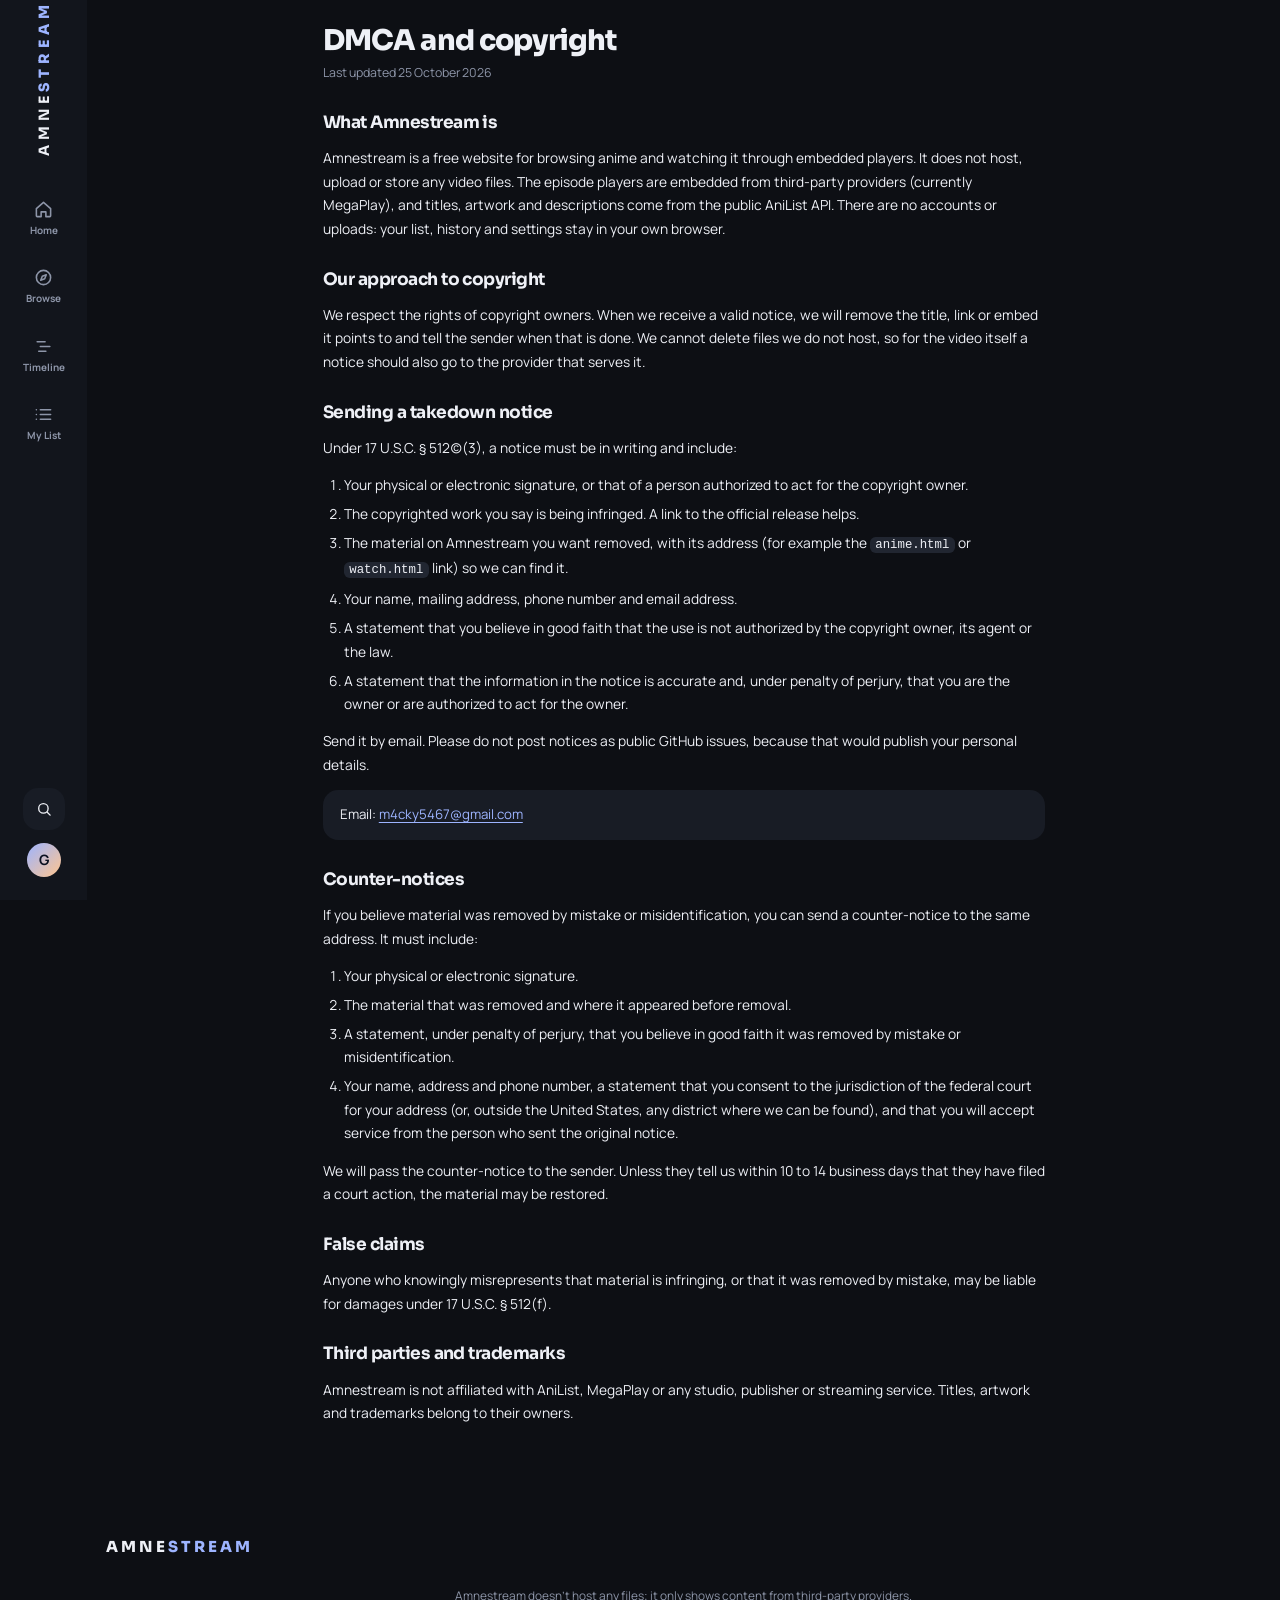
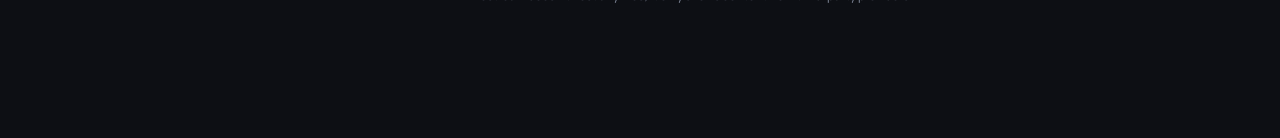
<file: Amnestream/dmca.html>
<!DOCTYPE html>
<html lang="en">
<head>
<meta charset="UTF-8">
<meta name="viewport" content="width=device-width,initial-scale=1,viewport-fit=cover">
<title>DMCA and copyright - Amnestream</title>
<link rel="icon" href="favicon.svg">
<link rel="manifest" href="manifest.webmanifest">
<meta name="theme-color" content="#12151c">
<link rel="apple-touch-icon" href="icons/icon-192.png">
<link rel="preconnect" href="https://graphql.anilist.co" crossorigin>
<link rel="preconnect" href="https://s4.anilist.co">
<link rel="preconnect" href="https://fonts.googleapis.com"><link rel="preconnect" href="https://fonts.gstatic.com" crossorigin>
<link rel="stylesheet" href="https://fonts.googleapis.com/css2?family=Sora:wght@500;600;700&family=Manrope:wght@400;500;600;700&display=swap">
<link rel="stylesheet" href="css/style.css">
<link rel="stylesheet" href="css/atlas.css">
<script defer src="js/api.js"></script>
<script defer src="js/common.js"></script>
<link rel="stylesheet" href="css/mobile.css">
<link rel="stylesheet" href="css/themes.css">
<link rel="stylesheet" href="css/dock.css">
</head>
<body>
<header id="site-header" class="site-header"></header>
<script>/* Paint the last-known nav and theme before the first frame so the sidebar never blinks between pages */
(function(){try{var d=document.documentElement,s=JSON.parse(localStorage.getItem('as_settings')||'{}'),t=s.theme;
if(t&&t!=='sakura'&&t!=='photo'&&/^[a-z0-9-]+$/.test(t))d.dataset.theme=t;
d.dataset.ui=s.uiMode==='classic'?'classic':'modern';d.dataset.cards=(s.cardSize==='small'||s.cardSize==='large')?s.cardSize:'normal';
if(s.reduceMotion)d.classList.add('reduce-motion');
var h=document.getElementById('site-header'),c=localStorage.getItem('as_hdr_v3');
if(h&&c){h.innerHTML=c;var p=location.pathname.split('/').pop()||'index.html';
[].forEach.call(h.querySelectorAll('.main-nav a'),function(a){a.classList.toggle('on',a.getAttribute('href')===p)})}}catch(e){}})();</script>
<script src="js/dock.js"></script>
<main class="container">
<article class="legal">
  <h1>DMCA and copyright</h1>
  <p class="upd">Last updated 25 October 2026</p>

  <h2>What Amnestream is</h2>
  <p>Amnestream is a free website for browsing anime and watching it through embedded players. It does not host, upload or store any video files. The episode players are embedded from third-party providers (currently MegaPlay), and titles, artwork and descriptions come from the public AniList API. There are no accounts or uploads: your list, history and settings stay in your own browser.</p>

  <h2>Our approach to copyright</h2>
  <p>We respect the rights of copyright owners. When we receive a valid notice, we will remove the title, link or embed it points to and tell the sender when that is done. We cannot delete files we do not host, so for the video itself a notice should also go to the provider that serves it.</p>

  <h2>Sending a takedown notice</h2>
  <p>Under 17 U.S.C. &sect; 512(c)(3), a notice must be in writing and include:</p>
  <ol>
    <li>Your physical or electronic signature, or that of a person authorized to act for the copyright owner.</li>
    <li>The copyrighted work you say is being infringed. A link to the official release helps.</li>
    <li>The material on Amnestream you want removed, with its address (for example the <code>anime.html</code> or <code>watch.html</code> link) so we can find it.</li>
    <li>Your name, mailing address, phone number and email address.</li>
    <li>A statement that you believe in good faith that the use is not authorized by the copyright owner, its agent or the law.</li>
    <li>A statement that the information in the notice is accurate and, under penalty of perjury, that you are the owner or are authorized to act for the owner.</li>
  </ol> 
  <p>Send it by email. Please do not post notices as public GitHub issues, because that would publish your personal details.</p>
  <div class="addr">
    Email: <a href="mailto:YOUR_EMAIL">m4cky5467@gmail.com</a><br>
  </div>

  <h2>Counter-notices</h2>
  <p>If you believe material was removed by mistake or misidentification, you can send a counter-notice to the same address. It must include:</p>
  <ol>
    <li>Your physical or electronic signature.</li>
    <li>The material that was removed and where it appeared before removal.</li>
    <li>A statement, under penalty of perjury, that you believe in good faith it was removed by mistake or misidentification.</li>
    <li>Your name, address and phone number, a statement that you consent to the jurisdiction of the federal court for your address (or, outside the United States, any district where we can be found), and that you will accept service from the person who sent the original notice.</li>
  </ol>
  <p>We will pass the counter-notice to the sender. Unless they tell us within 10 to 14 business days that they have filed a court action, the material may be restored.</p>

  <h2>False claims</h2>
  <p>Anyone who knowingly misrepresents that material is infringing, or that it was removed by mistake, may be liable for damages under 17 U.S.C. &sect; 512(f).</p>

  <h2>Third parties and trademarks</h2>
  <p>Amnestream is not affiliated with AniList, MegaPlay or any studio, publisher or streaming service. Titles, artwork and trademarks belong to their owners.</p>
</article>
</main>
<footer id="site-footer"></footer>
</body>
</html>
</file>
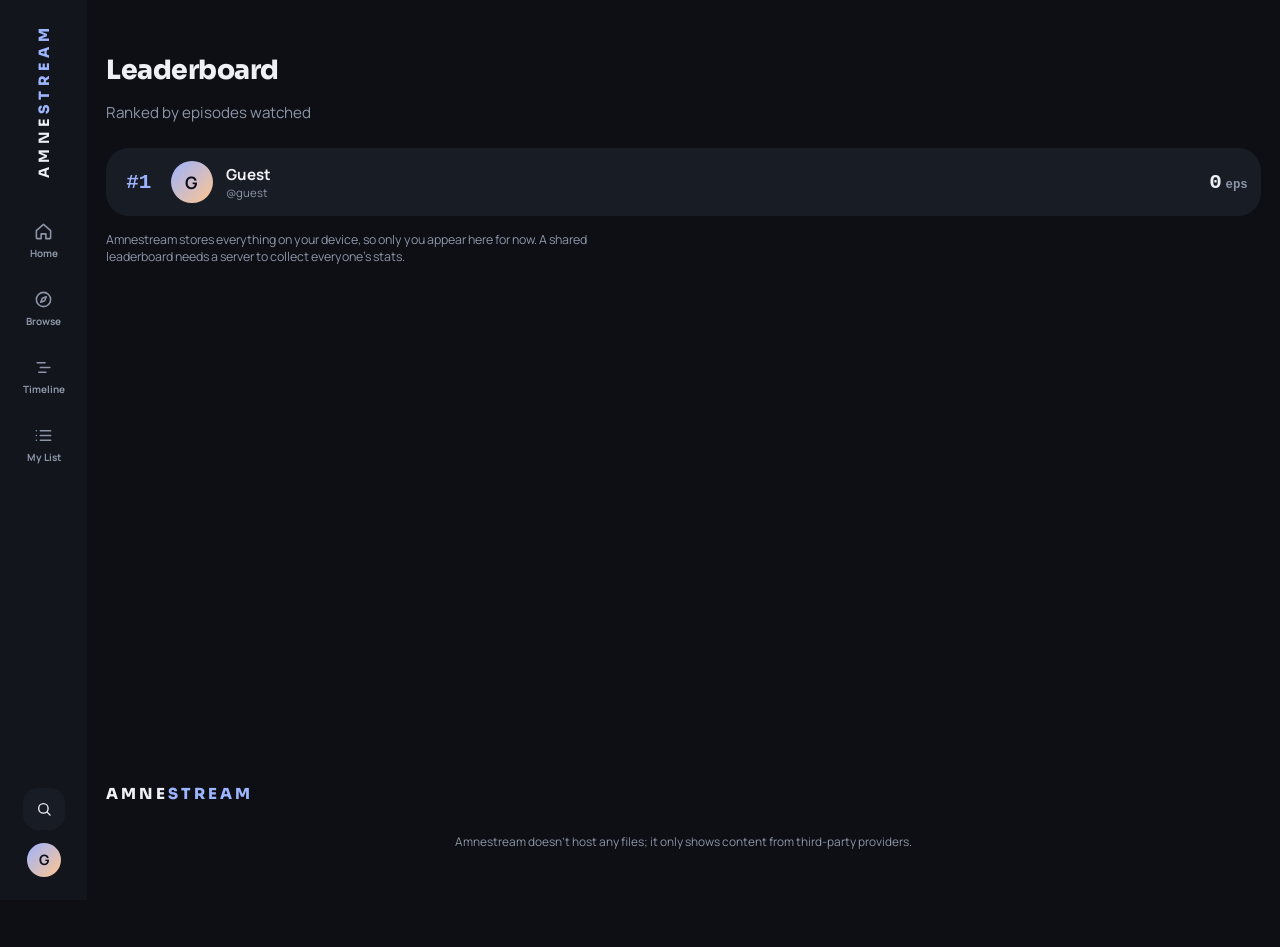
<file: Amnestream/leaderboard.html>
<!DOCTYPE html>
<html lang="en">
<head>
<meta charset="UTF-8">
<meta name="viewport" content="width=device-width,initial-scale=1,viewport-fit=cover">
<title>Leaderboard - Amnestream</title>
<link rel="icon" href="favicon.svg">
<link rel="manifest" href="manifest.webmanifest">
<meta name="theme-color" content="#12151c">
<link rel="apple-touch-icon" href="icons/icon-192.png">
<link rel="preconnect" href="https://graphql.anilist.co" crossorigin>
<link rel="preconnect" href="https://s4.anilist.co">
<link rel="preconnect" href="https://fonts.googleapis.com"><link rel="preconnect" href="https://fonts.gstatic.com" crossorigin>
<link rel="stylesheet" href="https://fonts.googleapis.com/css2?family=Sora:wght@500;600;700&family=Manrope:wght@400;500;600;700&display=swap">
<link rel="stylesheet" href="css/style.css">
<link rel="stylesheet" href="css/atlas.css">
<script defer src="js/api.js"></script>
<script src="js/config.js"></script>
<script defer src="js/common.js"></script>
<script defer src="js/leaderboard.js"></script>
<link rel="stylesheet" href="css/mobile.css">
</head>
<body>
<header id="site-header"></header>
<main class="container" id="page"></main>
<footer id="site-footer"></footer>
</body>
</html>
</file>
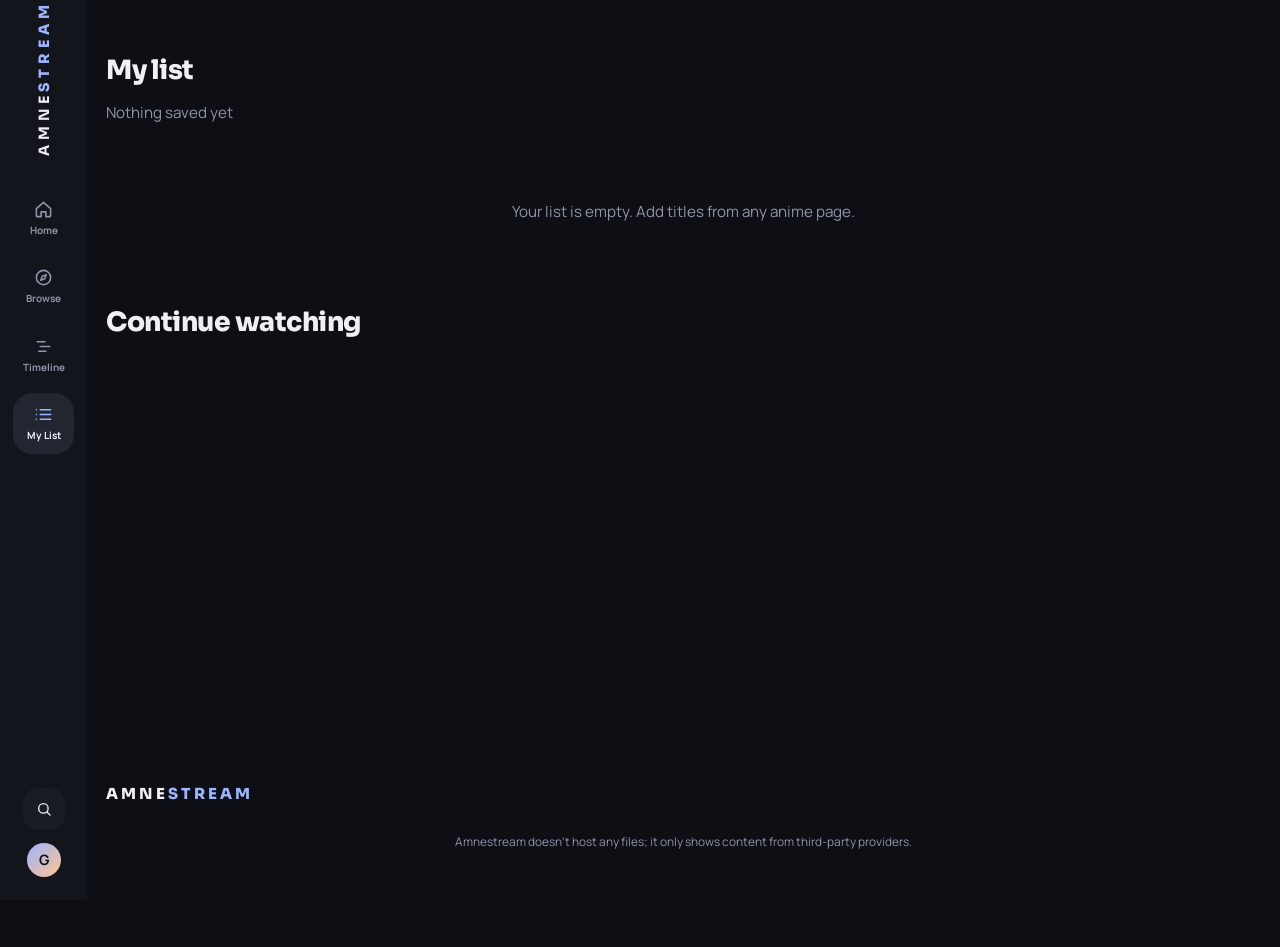
<file: Amnestream/mylist.html>
<!DOCTYPE html>
<html lang="en">
<head>
<meta charset="UTF-8">
<meta name="viewport" content="width=device-width,initial-scale=1,viewport-fit=cover">
<title>My list - Amnestream</title>
<link rel="icon" href="favicon.svg">
<link rel="manifest" href="manifest.webmanifest">
<meta name="theme-color" content="#12151c">
<link rel="apple-touch-icon" href="icons/icon-192.png">
<link rel="preconnect" href="https://graphql.anilist.co" crossorigin>
<link rel="preconnect" href="https://s4.anilist.co">
<link rel="preconnect" href="https://fonts.googleapis.com"><link rel="preconnect" href="https://fonts.gstatic.com" crossorigin>
<link rel="stylesheet" href="https://fonts.googleapis.com/css2?family=Sora:wght@500;600;700&family=Manrope:wght@400;500;600;700&display=swap">
<link rel="stylesheet" href="css/style.css">
<link rel="stylesheet" href="css/atlas.css">
<script defer src="js/api.js"></script>
<script src="js/config.js"></script>
<script defer src="js/common.js"></script>
<script defer src="js/mylist.js"></script>
<link rel="stylesheet" href="css/mobile.css">
<link rel="stylesheet" href="css/themes.css">
<link rel="stylesheet" href="css/dock.css">
</head>
<body>
<header id="site-header" class="site-header"></header>
<script>/* Paint the last-known nav and theme before the first frame so the sidebar never blinks between pages */
(function(){try{var d=document.documentElement,s=JSON.parse(localStorage.getItem('as_settings')||'{}'),t=s.theme;
if(t&&t!=='sakura'&&t!=='photo'&&/^[a-z0-9-]+$/.test(t))d.dataset.theme=t;
d.dataset.ui=s.uiMode==='classic'?'classic':'modern';d.dataset.cards=(s.cardSize==='small'||s.cardSize==='large')?s.cardSize:'normal';
if(s.reduceMotion)d.classList.add('reduce-motion');
var h=document.getElementById('site-header'),c=localStorage.getItem('as_hdr_v3');
if(h&&c){h.innerHTML=c;var p=location.pathname.split('/').pop()||'index.html';
[].forEach.call(h.querySelectorAll('.main-nav a'),function(a){a.classList.toggle('on',a.getAttribute('href')===p)})}}catch(e){}})();</script>
<script src="js/dock.js"></script>
<main class="container">
  <div class="page-head"><h1>My list</h1><p class="muted" id="cnt"></p></div>
  <div id="list"></div>
  <div class="page-head"><h1>Continue watching</h1><p class="muted" id="cont-new"></p></div>
  <div id="cont"></div>
</main>
<footer id="site-footer"></footer>
</body>
</html>
</file>
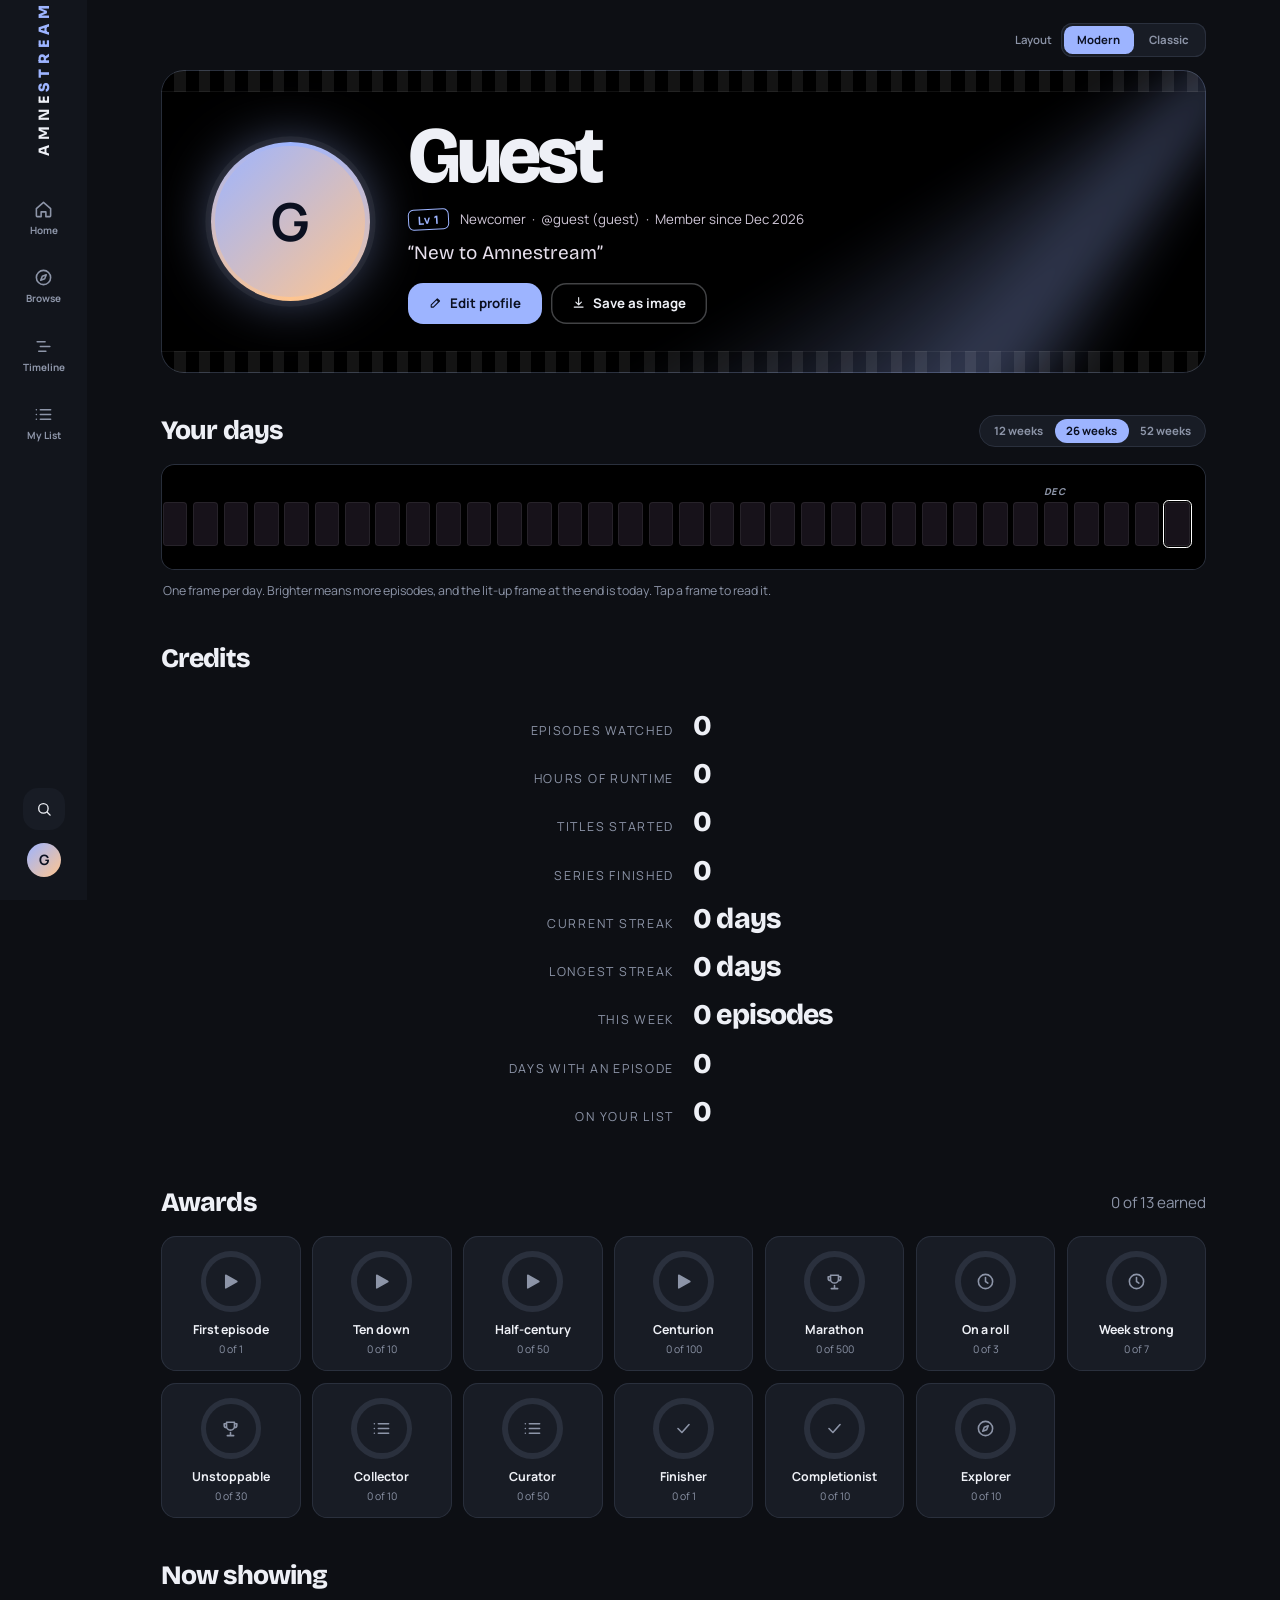
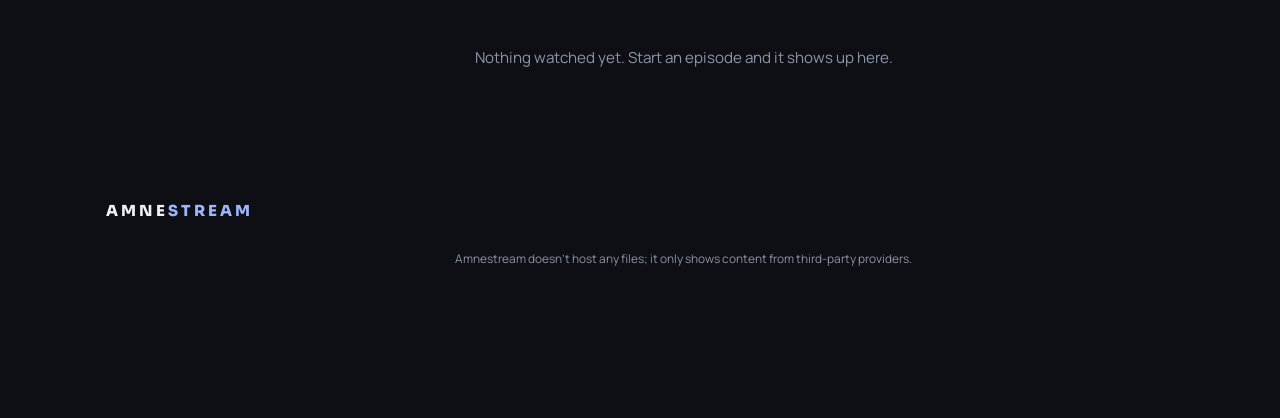
<file: Amnestream/profile.html>
<!DOCTYPE html>
<html lang="en">
<head>
<meta charset="UTF-8">
<meta name="viewport" content="width=device-width,initial-scale=1,viewport-fit=cover">
<title>Profile - Amnestream</title>
<link rel="icon" href="favicon.svg">
<link rel="manifest" href="manifest.webmanifest">
<meta name="theme-color" content="#12151c">
<link rel="apple-touch-icon" href="icons/icon-192.png">
<link rel="preconnect" href="https://graphql.anilist.co" crossorigin>
<link rel="preconnect" href="https://s4.anilist.co">
<link rel="preconnect" href="https://fonts.googleapis.com"><link rel="preconnect" href="https://fonts.gstatic.com" crossorigin>
<link rel="stylesheet" href="https://fonts.googleapis.com/css2?family=Sora:wght@500;600;700&family=Manrope:wght@400;500;600;700&display=swap">
<link rel="stylesheet" href="css/style.css">
<link rel="preconnect" href="https://fonts.googleapis.com"><link rel="preconnect" href="https://fonts.gstatic.com" crossorigin>
<link rel="stylesheet" href="https://fonts.googleapis.com/css2?family=Bricolage+Grotesque:opsz,wght@12..96,600;12..96,800&display=swap">
<link rel="stylesheet" href="css/atlas.css">
<script defer src="js/api.js"></script>
<script src="js/config.js"></script>
<script defer src="js/common.js"></script>
<script defer src="js/avatar.js"></script>
<script defer src="js/profile.js"></script>
<link rel="stylesheet" href="css/me.css">
<link rel="stylesheet" href="css/mobile.css">
<link rel="stylesheet" href="css/themes.css">
<link rel="stylesheet" href="css/extras.css">
<link rel="stylesheet" href="css/dock.css">
</head>
<body>
<header id="site-header" class="site-header"></header>
<script>/* Paint the last-known nav and theme before the first frame so the sidebar never blinks between pages */
(function(){try{var d=document.documentElement,s=JSON.parse(localStorage.getItem('as_settings')||'{}'),t=s.theme;
if(t&&t!=='sakura'&&t!=='photo'&&/^[a-z0-9-]+$/.test(t))d.dataset.theme=t;
d.dataset.ui=s.uiMode==='classic'?'classic':'modern';d.dataset.cards=(s.cardSize==='small'||s.cardSize==='large')?s.cardSize:'normal';
if(s.reduceMotion)d.classList.add('reduce-motion');
var h=document.getElementById('site-header'),c=localStorage.getItem('as_hdr_v3');
if(h&&c){h.innerHTML=c;var p=location.pathname.split('/').pop()||'index.html';
[].forEach.call(h.querySelectorAll('.main-nav a'),function(a){a.classList.toggle('on',a.getAttribute('href')===p)})}}catch(e){}})();</script>
<script src="js/dock.js"></script>
<main class="container" id="page"></main>
<footer id="site-footer"></footer>
</body>
</html>
</file>
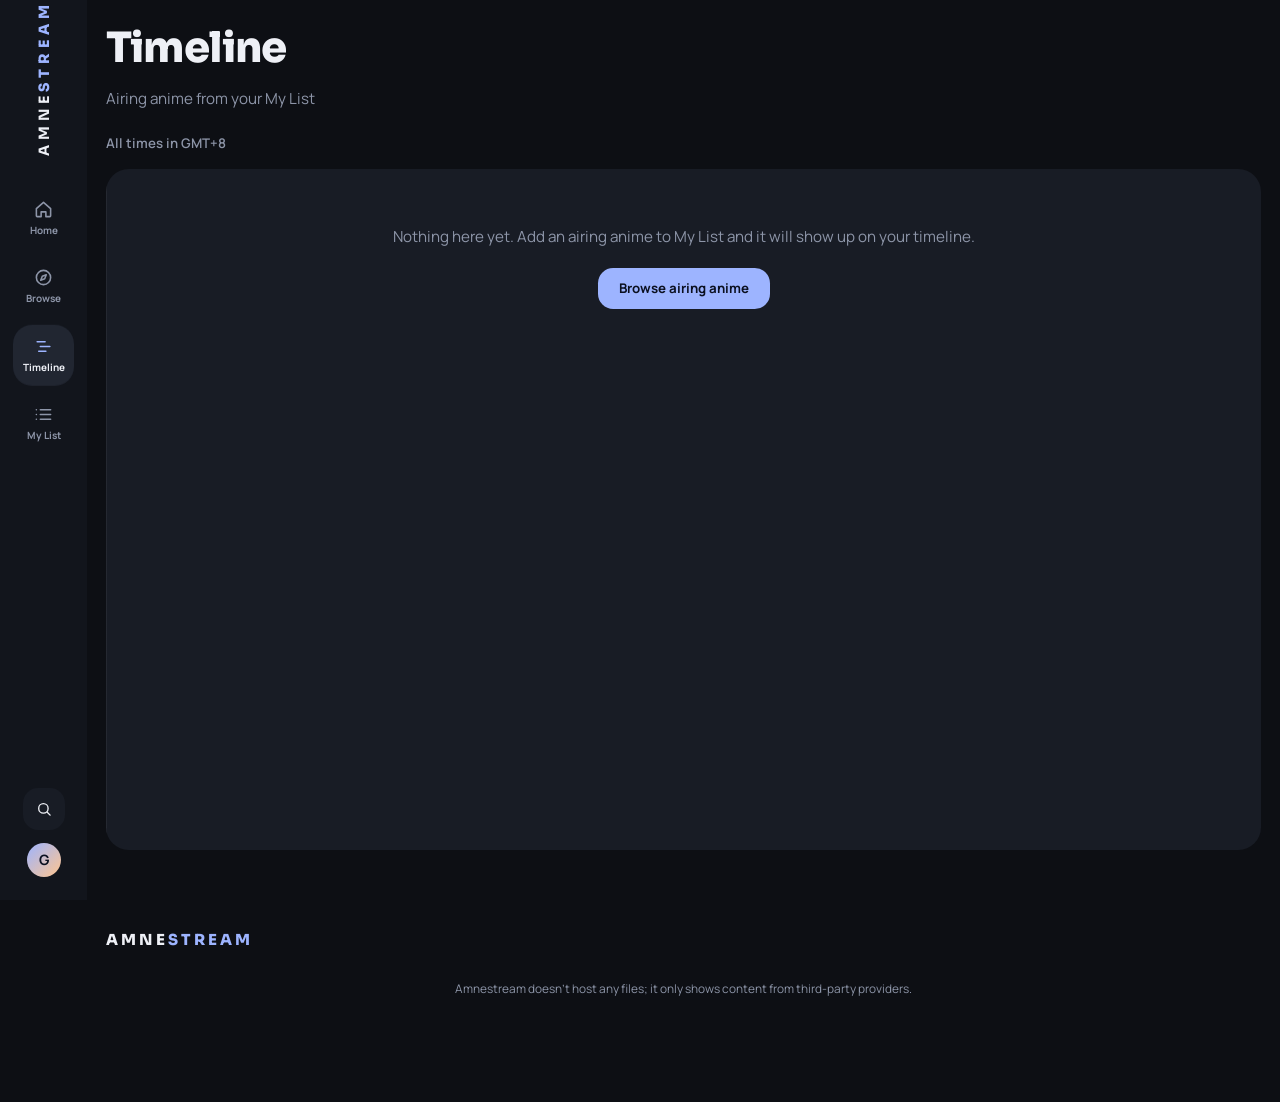
<file: Amnestream/timeline.html>
<!DOCTYPE html>
<html lang="en">
<head>
<meta charset="UTF-8">
<meta name="viewport" content="width=device-width,initial-scale=1,viewport-fit=cover">
<title>Timeline - Amnestream</title>
<link rel="icon" href="favicon.svg">
<link rel="manifest" href="manifest.webmanifest">
<meta name="theme-color" content="#12151c">
<link rel="apple-touch-icon" href="icons/icon-192.png">
<link rel="preconnect" href="https://graphql.anilist.co" crossorigin>
<link rel="preconnect" href="https://s4.anilist.co">
<link rel="preconnect" href="https://fonts.googleapis.com"><link rel="preconnect" href="https://fonts.gstatic.com" crossorigin>
<link rel="stylesheet" href="https://fonts.googleapis.com/css2?family=Sora:wght@500;600;700&family=Manrope:wght@400;500;600;700&display=swap">
<link rel="stylesheet" href="css/style.css">
<link rel="stylesheet" href="css/atlas.css">
<script defer src="js/api.js"></script>
<script src="js/config.js"></script>
<script defer src="js/common.js"></script>
<script defer src="js/timeline.js"></script>
<link rel="stylesheet" href="css/mobile.css">
<link rel="stylesheet" href="css/themes.css">
<link rel="stylesheet" href="css/dock.css">
</head>
<body>
<header id="site-header" class="site-header"></header>
<script>/* Paint the last-known nav and theme before the first frame so the sidebar never blinks between pages */
(function(){try{var d=document.documentElement,s=JSON.parse(localStorage.getItem('as_settings')||'{}'),t=s.theme;
if(t&&t!=='sakura'&&t!=='photo'&&/^[a-z0-9-]+$/.test(t))d.dataset.theme=t;
d.dataset.ui=s.uiMode==='classic'?'classic':'modern';d.dataset.cards=(s.cardSize==='small'||s.cardSize==='large')?s.cardSize:'normal';
if(s.reduceMotion)d.classList.add('reduce-motion');
var h=document.getElementById('site-header'),c=localStorage.getItem('as_hdr_v3');
if(h&&c){h.innerHTML=c;var p=location.pathname.split('/').pop()||'index.html';
[].forEach.call(h.querySelectorAll('.main-nav a'),function(a){a.classList.toggle('on',a.getAttribute('href')===p)})}}catch(e){}})();</script>
<script src="js/dock.js"></script>
<main class="container">
  <div class="tl-top">
    <div><h1>Timeline</h1><p class="muted">Airing anime from your My List</p></div>
    <span class="tl-check">All times in GMT+8</span>
  </div>
  <div class="tl-scroll" id="tl-scroll">
    <div class="tl-canvas" id="tl-canvas"><div class="sk" style="height:300px;margin:60px 20px"></div></div>
  </div>
</main>
<footer id="site-footer"></footer>
</body>
</html>
</file>
<file: Amnestream/css/style.css>
:root{
  --bg:#0b070e; --bg2:#100a14; --card:#150e19; --card2:#1d1523; --line:#2a1f31;
  --text:#f1ecf4; --muted:#968a9e;
  --accent:#f472b6; --accent-ink:#1a0710; --accent2:#c084fc; --ok:#7ee0a1;
  --radius:14px; --header-h:68px;
  --mono:ui-monospace,"JetBrains Mono","SF Mono",Menlo,Consolas,monospace;
}
*{box-sizing:border-box}
html,body{margin:0;padding:0}
html{scroll-behavior:smooth}
body{background:var(--bg);color:var(--text);
  font-family:"Inter",-apple-system,BlinkMacSystemFont,"Segoe UI",Roboto,sans-serif;
  -webkit-font-smoothing:antialiased;overflow-x:hidden}
a{color:inherit;text-decoration:none}
img{display:block;max-width:100%}
button,input,select{font:inherit;color:inherit}
h1,h2,h3{margin:0;line-height:1.2}
:focus-visible{outline:2px solid var(--accent);outline-offset:2px}
.container{max-width:1500px;margin:0 auto;padding:0 20px}
.muted{color:var(--muted)}
.empty{color:var(--muted);padding:40px 0;text-align:center}
::selection{background:var(--accent);color:var(--accent-ink)}

.site-header{position:fixed;top:0;left:0;right:0;z-index:80;border-bottom:1px solid transparent;
  transition:background .3s,backdrop-filter .3s,border-color .3s}
.site-header.scrolled{background:color-mix(in srgb,var(--bg) 84%,transparent);backdrop-filter:blur(18px) saturate(1.2);border-color:var(--line)}
body:not(.home) main{padding-top:calc(var(--header-h) + 14px)}
.header-inner{display:flex;align-items:center;justify-content:space-between;gap:14px;height:var(--header-h)}
.nav-pill{display:flex;align-items:center;gap:10px;padding:5px 6px 5px 18px;border-radius:999px;
  border:1px solid var(--line);background:color-mix(in srgb,var(--bg) 38%,transparent);backdrop-filter:blur(12px)}
.logo{font-weight:800;font-size:19px;letter-spacing:-.4px;color:#fff;flex-shrink:0;padding-right:6px}
.logo b,.footer-brand b{background:linear-gradient(90deg,var(--accent),var(--accent2));-webkit-background-clip:text;background-clip:text;color:transparent;font-weight:800}
.main-nav{display:flex;align-items:center;gap:2px}
.main-nav a{display:flex;align-items:center;gap:7px;height:34px;padding:0 14px;border-radius:999px;font-size:13px;font-weight:600;color:#b8adc0;transition:.15s;white-space:nowrap}
.main-nav a:hover{color:#fff;background:color-mix(in srgb,var(--text) 8%,transparent)}
.main-nav a.on{color:#fff;background:var(--card2)}
.main-nav a.on svg{color:var(--accent)}
.nav-burger{display:none;background:none;border:0;font-size:20px;cursor:pointer;padding:4px 6px;height:34px}
.header-right{display:flex;align-items:center;gap:10px}
.icon-btn{width:38px;height:38px;border-radius:50%;border:1px solid var(--line);background:color-mix(in srgb,var(--bg) 45%,transparent);
  backdrop-filter:blur(10px);cursor:pointer;display:grid;place-items:center;transition:.15s;color:var(--text)}
.icon-btn:hover{border-color:var(--accent);color:var(--accent)}
.avatar-btn{border:0;background:none;padding:0;cursor:pointer;border-radius:50%;line-height:0;outline-offset:3px}
.avatar{display:inline-grid;place-items:center;border-radius:50%;object-fit:cover;font-weight:700;color:var(--accent-ink);
  background:linear-gradient(135deg,var(--accent),var(--accent2));border:2px solid var(--line)}
.user-wrap{position:relative}
.user-menu{position:absolute;right:0;top:calc(100% + 10px);min-width:210px;padding:6px;border-radius:14px;background:var(--card);
  border:1px solid var(--line);box-shadow:0 24px 60px rgba(0,0,0,.65);display:none}
.user-menu.open{display:block;animation:pop .15s ease-out}
@keyframes pop{from{opacity:0;transform:translateY(-6px)}}
.um-head{padding:10px 12px 8px;border-bottom:1px solid var(--line);margin-bottom:4px}
.um-head strong{display:block;font-size:14px}.um-head span{font-size:12px;color:var(--muted)}
.user-menu a,.user-menu button{display:flex;align-items:center;gap:10px;width:100%;padding:9px 12px;border-radius:9px;border:0;background:none;
  font-size:13.5px;font-weight:600;color:#d9d0df;cursor:pointer;text-align:left}
.user-menu a:hover,.user-menu button:hover{background:var(--card2);color:var(--accent)}
.search-pop{position:fixed;top:calc(var(--header-h) + 4px);right:max(20px,calc((100vw - 1500px)/2 + 20px));width:min(440px,calc(100vw - 40px));
  display:none;z-index:85}
.search-pop.open{display:block;animation:pop .15s ease-out}
.search-pop.open.closing{animation:popOut .15s ease-in forwards;pointer-events:none}
@keyframes popOut{to{opacity:0;transform:translateY(-6px)}}
.search-pop input{width:100%;padding:13px 18px;border-radius:999px;border:1px solid var(--accent);background:var(--card);outline:none;font-size:14.5px;box-shadow:0 18px 50px rgba(0,0,0,.6)}
.suggest{display:none;margin-top:8px;background:var(--card);border:1px solid var(--line);border-radius:14px;box-shadow:0 24px 60px rgba(0,0,0,.7);max-height:65vh;overflow-y:auto}
.suggest.open{display:block}
.suggest-item{display:flex;gap:10px;padding:8px 10px;align-items:center}
.suggest-item:hover{background:var(--card2)}
.suggest-item img{width:40px;height:56px;object-fit:cover;border-radius:6px}
.suggest-item strong{display:block;font-size:13.5px;font-weight:600}
.suggest-item em{font-size:12px;color:var(--muted);font-style:normal}
.suggest-all{display:block;padding:11px;text-align:center;font-size:13px;color:var(--accent);border-top:1px solid var(--line)}
.suggest-empty{padding:14px;color:var(--muted);font-size:13px}
.hero::before{content:"";position:absolute;inset:0 0 auto;height:150px;z-index:1;pointer-events:none;
  background:linear-gradient(180deg,rgba(0,0,0,.6),transparent)}
.footer-brand{color:#fff}
.reduce-motion *{animation:none!important;transition:none!important;scroll-behavior:auto!important}
.btn{display:inline-flex;align-items:center;justify-content:center;gap:8px;padding:10px 18px;border-radius:999px;
  border:1px solid transparent;background:var(--card2);cursor:pointer;font-size:14px;font-weight:600;transition:.16s}
.btn:hover{background:#2a2a30}
.btn:disabled{opacity:.4;cursor:default}
.btn-primary{background:var(--accent);color:var(--accent-ink)}
.btn-primary:hover{filter:brightness(1.12)}
.btn-ghost{background:transparent;border-color:var(--line)}
.btn-ghost:hover{border-color:var(--accent);background:transparent}

.hero{position:relative;height:min(78vh,680px);min-height:420px;overflow:hidden;background:var(--bg2)}
.hero-slide{position:absolute;inset:0;opacity:0;visibility:hidden;transition:opacity .9s,visibility .9s;
  display:flex;align-items:flex-end}
.hero-slide.active{opacity:1;visibility:visible}
.hero-bg{position:absolute;inset:0;width:100%;height:100%;object-fit:cover;object-position:center 25%;
  transform:scale(1.03)}
.hero-slide.active .hero-bg{animation:kenburns 14s ease-out forwards}
@keyframes kenburns{to{transform:scale(1.1)}}
.hero:not(.play) .hero-slide .hero-content>*{opacity:0}
.hero.play .hero-slide.active .hero-bg{animation:heroSettle 1.8s cubic-bezier(.16,1,.3,1) both,kenburns 14s 1.8s ease-out forwards}
.hero.play .hero-slide.active .hero-content>*{animation:heroRise .95s cubic-bezier(.16,1,.3,1) both}
.hero.play .hero-slide.active .hero-content>:nth-child(1){animation-delay:.2s}
.hero.play .hero-slide.active .hero-content>:nth-child(2){animation-delay:.3s}
.hero.play .hero-slide.active .hero-content>:nth-child(3){animation-delay:.42s}
.hero.play .hero-slide.active .hero-content>:nth-child(4){animation-delay:.54s}
.hero.play .hero-slide.active .hero-content>:nth-child(5){animation-delay:.66s}
.hero.play .hero-dots,.hero.play .hero-ctrl{animation:heroRise .9s cubic-bezier(.16,1,.3,1) .8s both}
@keyframes heroSettle{from{transform:scale(1.2);filter:blur(12px) brightness(.55)}to{transform:scale(1.03);filter:none}}
@keyframes heroRise{from{opacity:0;transform:translate3d(0,28px,0)}to{opacity:1;transform:none}}
.reduce-motion .hero:not(.play) .hero-slide .hero-content>*{opacity:1}
@media (prefers-reduced-motion:reduce){.hero:not(.play) .hero-slide .hero-content>*{opacity:1}}
.hero-slide::after{content:"";position:absolute;inset:0;
  background:linear-gradient(90deg,color-mix(in srgb,var(--bg) 97%,transparent) 0%,color-mix(in srgb,var(--bg) 84%,transparent) 48%,color-mix(in srgb,var(--bg) 12%,transparent) 100%),
             linear-gradient(0deg,var(--bg) 0%,color-mix(in srgb,var(--bg) 55%,transparent) 28%,transparent 60%)}
.hero-content{position:relative;z-index:2;padding-bottom:84px;max-width:none;width:100%;text-shadow:0 0 14px color-mix(in srgb,var(--bg) 85%,transparent),0 0 3px color-mix(in srgb,var(--bg) 70%,transparent)}
.hero-content>*{max-width:640px}
.spot-tag{font-family:var(--mono);font-size:13px;color:var(--accent);letter-spacing:.4px;margin-bottom:12px}
.hero-content h1{font-size:clamp(30px,4.4vw,56px);font-weight:800;letter-spacing:-1.2px;
  display:-webkit-box;-webkit-line-clamp:2;-webkit-box-orient:vertical;overflow:hidden}
.hero-meta{display:flex;flex-wrap:wrap;gap:8px;align-items:center;margin:16px 0}
.chip-s{display:inline-flex;align-items:center;gap:5px;padding:4px 10px;border-radius:6px;font-size:12px;
  font-weight:600;background:color-mix(in srgb,var(--text) 12%,transparent);backdrop-filter:blur(6px)}
.chip-s.accent{background:var(--accent);color:var(--accent-ink)}
.hero-desc{color:color-mix(in srgb,var(--text) 86%,var(--bg));font-size:15px;line-height:1.65;display:-webkit-box;-webkit-line-clamp:3;
  -webkit-box-orient:vertical;overflow:hidden;margin:0 0 24px}
.hero-actions{display:flex;gap:12px;flex-wrap:wrap}
.hero-ctrl{position:absolute;right:20px;bottom:30px;z-index:3;display:flex;gap:8px;align-items:center}
.hero-ctrl button{width:40px;height:40px;border-radius:10px;border:1px solid rgba(255,255,255,.18);
  background:color-mix(in srgb,var(--bg) 55%,transparent);backdrop-filter:blur(8px);cursor:pointer;font-size:18px;transition:.15s}
.hero-ctrl button:hover{background:var(--accent);color:var(--accent-ink);border-color:var(--accent)}
.hero-dots{position:absolute;left:max(20px,calc((100vw - 1500px)/2 + 20px));bottom:34px;z-index:3;display:flex;gap:7px}
.hero-dots button{width:8px;height:8px;border-radius:50%;border:0;background:color-mix(in srgb,var(--text) 35%,transparent);cursor:pointer;padding:0;transition:.25s}
.hero-dots button.on{background:var(--accent);width:28px;border-radius:5px}

.pill{display:inline-block;padding:3px 9px;border-radius:6px;font-size:11px;font-weight:700;letter-spacing:.6px;
  background:var(--accent);color:var(--accent-ink);margin-right:10px;vertical-align:2px}

.rail{margin:34px 0}
.rail-head{display:flex;align-items:center;justify-content:space-between;margin-bottom:14px;
  max-width:1500px;margin-left:auto;margin-right:auto;padding:0 20px}
.rail-head h2,.sec-title{font-size:20px;font-weight:700;display:flex;align-items:center;letter-spacing:-.3px}
.rail-head h2::before,.sec-title::before{content:"";width:4px;height:20px;border-radius:2px;background:var(--accent);margin-right:10px}
.rail-link{font-size:13px;color:var(--muted);font-weight:600;font-family:var(--mono)}
.rail-link:hover{color:var(--accent)}
.rail-wrap{position:relative;max-width:1500px;margin:0 auto}
.rail-track{display:flex;gap:14px;overflow-x:auto;scroll-behavior:smooth;padding:4px 20px 12px;
  scroll-snap-type:x proximity;scrollbar-width:none}
.rail-track{scroll-padding-left:20px}
.rail-track::-webkit-scrollbar{display:none}
.rail-track .card{width:168px;flex:0 0 168px}
.rail-nav{position:absolute;top:40%;transform:translateY(-50%);z-index:5;width:40px;height:40px;border-radius:50%;
  border:1px solid var(--line);background:rgba(21,21,24,.95);font-size:22px;line-height:1;cursor:pointer;opacity:0;transition:.2s}
.rail-nav:hover{background:var(--accent);color:var(--accent-ink)}
.rail-wrap:hover .rail-nav{opacity:1}
.rail-nav.left{left:8px}.rail-nav.right{right:8px}

.home-cols{display:grid;grid-template-columns:minmax(0,1fr) 340px;gap:32px;align-items:start;margin-top:34px}
.home-main .rail-head,.home-side .rail-head{padding:0}
.home-main .block{margin-bottom:38px}
.block-head{display:flex;align-items:center;justify-content:space-between;gap:12px;margin-bottom:14px;flex-wrap:wrap}
.side-card{background:var(--card);border:1px solid var(--line);border-radius:var(--radius);padding:16px;margin-bottom:22px}
.side-card h3{font-size:16px;font-weight:700;margin-bottom:12px;display:flex;align-items:center}
.side-card h3::before{content:"";width:4px;height:16px;border-radius:2px;background:var(--accent);margin-right:9px}
.genre-cloud{display:grid;grid-template-columns:repeat(2,1fr);gap:6px}
.genre-cloud a{padding:8px 10px;border-radius:8px;background:var(--card2);font-size:13px;color:#cfcfd8;
  white-space:nowrap;overflow:hidden;text-overflow:ellipsis;transition:.15s}
.genre-cloud a:hover{background:var(--accent);color:var(--accent-ink)}
.side-sticky{position:sticky;top:calc(var(--header-h) + 52px)}

.grid{display:grid;gap:16px;grid-template-columns:repeat(auto-fill,minmax(176px,1fr))}
.home-main .grid{grid-template-columns:repeat(auto-fill,minmax(164px,1fr))}
.card{scroll-snap-align:start;min-width:0}
.card-media{position:relative;display:block;border-radius:var(--radius);overflow:hidden;aspect-ratio:2/3;
  background:var(--card2);border:1px solid transparent;transition:border-color .2s}
.card:hover .card-media{border-color:var(--accent)}
.card-media img{width:100%;height:100%;object-fit:cover;transition:transform .4s,filter .3s}
.card:hover .card-media img{transform:scale(1.06);filter:brightness(.55)}
.card-media::after{content:"";position:absolute;inset:0;pointer-events:none;
  background:linear-gradient(0deg,color-mix(in srgb,var(--bg) 92%,transparent),transparent 48%)}
.card-hit{position:absolute;inset:0;z-index:3;border-radius:inherit}
.card-hit:focus-visible,.card-play:focus-visible{outline:2px solid var(--accent);outline-offset:-3px}
.card-play{position:absolute;top:50%;left:50%;transform:translate(-50%,-50%) scale(.7);z-index:4;width:48px;height:48px;
  border-radius:50%;display:grid;place-items:center;background:var(--accent);color:var(--accent-ink);
  opacity:0;transition:.25s;font-size:16px;padding-left:3px;cursor:pointer}
.card:hover .card-play,.card-play:focus-visible{opacity:1;transform:translate(-50%,-50%) scale(1)}
.card-play:hover{filter:brightness(1.12);transform:translate(-50%,-50%) scale(1.1)}
@media (hover:none){
  .card-play{opacity:.92;transform:translate(-50%,-50%) scale(.8)}
}
.badge{position:absolute;z-index:2;padding:3px 7px;border-radius:6px;font-size:11px;font-weight:700}
.badge-score{top:8px;left:8px;background:rgba(0,0,0,.72);color:#ffd166;backdrop-filter:blur(4px)}
.badge-air{top:8px;right:8px;background:var(--ok);color:#062014}
.card-tags{position:absolute;left:8px;right:8px;bottom:8px;z-index:2;display:flex;gap:5px;flex-wrap:wrap}
.tag{padding:2px 7px;border-radius:5px;font-size:11px;font-weight:700;background:rgba(255,255,255,.16);backdrop-filter:blur(4px)}
.tag.eps{background:var(--accent);color:var(--accent-ink)}
.tag.fmt{background:var(--accent2);color:#12081f}
.card-sub{position:absolute;top:8px;left:8px;z-index:2;padding:3px 7px;border-radius:6px;font-size:11px;font-weight:700;line-height:1.3;color:#fff;
  background:rgba(0,0,0,.72);backdrop-filter:blur(4px)}
.card-title{margin-top:9px;font-size:13.5px;font-weight:600;line-height:1.35;display:-webkit-box;
  -webkit-line-clamp:2;-webkit-box-orient:vertical;overflow:hidden;transition:color .15s}
.card:hover .card-title{color:var(--accent)}

.tabs{display:inline-flex;gap:4px;padding:4px;border-radius:999px;background:var(--card);border:1px solid var(--line)}
.tab{padding:6px 14px;border-radius:999px;border:0;background:transparent;font-size:13px;font-weight:600;
  cursor:pointer;color:var(--muted);transition:.15s;white-space:nowrap}
.tab:hover{color:var(--text)}
.tab.on{background:var(--accent);color:var(--accent-ink)}
.side-card .tabs{display:flex;margin-bottom:12px}
.side-card .tab{flex:1;padding:6px 6px}

.top-list{display:flex;flex-direction:column}
.top-row{display:flex;gap:12px;align-items:center;padding:10px 6px;border-bottom:1px solid var(--line);transition:.15s;border-radius:8px}
.top-row:last-child{border-bottom:0}
.top-row:hover{background:var(--card2)}
.top-rank{font-family:var(--mono);font-size:22px;font-weight:800;width:34px;text-align:center;color:#3b3b44}
.top-row:nth-child(-n+3) .top-rank{color:var(--accent)}
.top-row img{width:46px;height:64px;object-fit:cover;border-radius:7px}
.top-info{flex:1;min-width:0}
.top-info strong{display:-webkit-box;-webkit-line-clamp:2;-webkit-box-orient:vertical;overflow:hidden;font-size:14px;font-weight:600;line-height:1.3}
.top-info span{display:block;margin-top:4px;font-size:12px;color:var(--muted)}

.sched-days{display:flex;gap:6px;overflow-x:auto;scrollbar-width:none;margin-bottom:12px}
.sched-days::-webkit-scrollbar{display:none}
.sched-day{flex:1 0 auto;min-width:74px;padding:9px 10px;border-radius:10px;border:1px solid var(--line);background:var(--card);
  cursor:pointer;text-align:center;font-size:12px;color:var(--muted);transition:.15s}
.sched-day strong{display:block;font-size:15px;color:var(--text)}
.sched-day:hover{border-color:var(--accent)}
.sched-day.on{background:var(--accent);border-color:var(--accent);color:var(--accent-ink)}
.sched-day.on strong{color:var(--accent-ink)}
.sched-list{display:flex;flex-direction:column;border:1px solid var(--line);border-radius:var(--radius);background:var(--card);overflow:hidden}
.sched-row{display:flex;align-items:center;gap:14px;padding:11px 14px;border-bottom:1px solid var(--line);transition:.15s}
.sched-row:last-child{border-bottom:0}
.sched-row:hover{background:var(--card2)}
.sched-time{font-family:var(--mono);font-size:13px;color:var(--muted);width:78px;flex-shrink:0;white-space:nowrap}
.sched-title{flex:1;min-width:0;font-size:14px;font-weight:600;white-space:nowrap;overflow:hidden;text-overflow:ellipsis}
.sched-row:hover .sched-title{color:var(--accent)}
.sched-ep{font-size:12px;padding:3px 9px;border-radius:6px;background:var(--card2);color:#cfcfd8;flex-shrink:0}

.page-head{padding:34px 0 10px}
.page-head h1{font-size:28px;font-weight:800;letter-spacing:-.5px}
.filters{display:flex;flex-wrap:wrap;gap:10px;padding:16px 0 18px}
.filters select,.filters input{padding:9px 12px;border-radius:10px;border:1px solid var(--line);background:var(--card);outline:none;font-size:13.5px}
.filters select:focus,.filters input:focus{border-color:var(--accent)}
.genre-chips{display:flex;flex-wrap:wrap;gap:7px;padding-bottom:20px}
.chip{padding:6px 13px;border-radius:999px;border:1px solid var(--line);background:var(--card);font-size:12.8px;cursor:pointer;user-select:none;transition:.15s}
.chip:hover{border-color:var(--accent)}
.chip.on{background:var(--accent);border-color:var(--accent);color:var(--accent-ink);font-weight:600}
.pager{display:flex;gap:10px;justify-content:center;align-items:center;padding:36px 0}
.pager button{padding:9px 18px;border-radius:999px;border:1px solid var(--line);background:var(--card);cursor:pointer}
.pager button:hover:not(:disabled){border-color:var(--accent)}
.pager button:disabled{opacity:.4;cursor:default}

.info-hero{position:relative;min-height:440px;display:flex;align-items:flex-end;overflow:hidden}
.info-hero .hero-bg{filter:blur(3px) brightness(.55);transform:scale(1.08)}
.info-hero::after{content:"";position:absolute;inset:0;background:linear-gradient(0deg,var(--bg) 2%,color-mix(in srgb,var(--bg) 50%,transparent) 60%,color-mix(in srgb,var(--bg) 70%,transparent))}
.info-body{position:relative;z-index:2;display:flex;gap:30px;padding:0 20px 32px;align-items:flex-end}
.info-poster{width:210px;border-radius:var(--radius);overflow:hidden;flex-shrink:0;box-shadow:0 20px 50px rgba(0,0,0,.7);border:1px solid var(--line)}
.info-main{flex:1;min-width:0;padding-bottom:6px}
.info-main h1{font-size:clamp(24px,3.4vw,40px);font-weight:800;letter-spacing:-.8px}
.info-meta{display:flex;flex-wrap:wrap;gap:8px;margin:14px 0 16px;font-size:12.5px}
.info-meta span{padding:4px 10px;border-radius:6px;background:rgba(255,255,255,.1);backdrop-filter:blur(6px)}
.info-actions{display:flex;gap:10px;flex-wrap:wrap;margin-bottom:14px}
.synopsis{color:#c3c3cd;line-height:1.75;font-size:15px;white-space:pre-line;max-width:900px}
.section{padding:30px 0}
.section h2{font-size:20px;font-weight:700;margin-bottom:16px;display:flex;align-items:center}
.section h2::before{content:"";width:4px;height:20px;border-radius:2px;background:var(--accent);margin-right:10px}
.ep-grid{display:grid;gap:8px;grid-template-columns:repeat(auto-fill,minmax(64px,1fr))}
.ep-btn{padding:11px 4px;border-radius:9px;border:1px solid var(--line);background:var(--card);text-align:center;font-size:13.5px;font-weight:600;cursor:pointer;transition:.15s}
.ep-btn:hover{background:var(--accent);border-color:var(--accent);color:var(--accent-ink)}
.chars{display:grid;gap:12px;grid-template-columns:repeat(auto-fill,minmax(150px,1fr))}
.char{background:var(--card);border:1px solid var(--line);border-radius:var(--radius);overflow:hidden}
.char img{width:100%;aspect-ratio:1;object-fit:cover}
.char p{margin:0;padding:8px 10px;font-size:13px}

.watch-layout{display:grid;grid-template-columns:minmax(0,1fr) 340px;gap:24px;padding:24px 0}
.player-wrap{position:relative;background:#000;border-radius:var(--radius);overflow:hidden;aspect-ratio:16/9;border:1px solid var(--line)}
.player-wrap iframe{position:absolute;inset:0;width:100%;height:100%;border:0}
.player-fallback{position:absolute;inset:0;display:grid;place-items:center;text-align:center;gap:12px;padding:24px;color:var(--muted)}
.watch-head{padding:18px 0 6px}
.watch-head h1{font-size:22px;font-weight:700}
.watch-sub{color:var(--muted);font-size:13.5px;margin-top:6px}
.player-bar{display:flex;flex-wrap:wrap;gap:10px;align-items:center;padding:14px;margin-top:8px;border-radius:var(--radius);background:var(--card);border:1px solid var(--line)}
.player-bar select{padding:9px 12px;border-radius:10px;border:1px solid var(--line);background:var(--card2);font-size:13.5px}
.seg{display:inline-flex;border:1px solid var(--line);border-radius:999px;overflow:hidden;background:var(--card2)}
.seg button{padding:8px 16px;border:0;background:transparent;cursor:pointer;font-size:13.5px;font-weight:600}
.seg button.on{background:var(--accent);color:var(--accent-ink)}
.seg button.no-dub,.epm-seg button.no-dub{text-decoration:line-through;text-decoration-thickness:2px;opacity:.5}
.ep-chip.no-dub b{text-decoration:line-through;text-decoration-thickness:2px}.ep-chip.no-dub{opacity:.5}
.seg button.no-dub,.epm-seg button.no-dub,.ep-chip.no-dub{cursor:not-allowed}
.seg button.no-dub:hover,.epm-seg button.no-dub:hover{color:inherit}
.side-panel{background:var(--card);border:1px solid var(--line);border-radius:var(--radius);padding:14px;max-height:78vh;overflow-y:auto}
.side-panel h3{font-size:13px;text-transform:uppercase;letter-spacing:.8px;color:var(--muted);margin-bottom:12px;font-family:var(--mono)}
.side-eps{display:grid;gap:6px;grid-template-columns:repeat(auto-fill,minmax(52px,1fr))}
.side-eps button{padding:8px 2px;border-radius:8px;border:1px solid var(--line);background:var(--bg2);cursor:pointer;font-size:12.5px;transition:.15s}
.side-eps button:hover{border-color:var(--accent)}
.side-eps button.on{background:var(--accent);border-color:var(--accent);color:var(--accent-ink);font-weight:700}
.nav-eps{display:flex;gap:8px}

.sk{background:linear-gradient(90deg,#141417,#1e1e23,#141417);background-size:200% 100%;animation:sh 1.3s infinite;border-radius:10px}
@keyframes sh{0%{background-position:200% 0}100%{background-position:-200% 0}}
.sk-poster{aspect-ratio:2/3}
.sk-line{height:13px;margin-top:9px;width:80%}
.toast{position:fixed;bottom:26px;left:50%;transform:translate(-50%,90px);z-index:1200;background:var(--card);border:1px solid var(--accent);
  padding:12px 20px;border-radius:999px;font-size:14px;opacity:0;transition:.3s;box-shadow:0 14px 40px rgba(0,0,0,.6)}
.toast.show{transform:translate(-50%,0);opacity:1}

.site-footer{border-top:1px solid var(--line);margin-top:60px;padding:34px 0 40px;background:var(--bg2)}
.footer-inner{display:flex;justify-content:space-between;gap:24px;flex-wrap:wrap}
.footer-brand{font-weight:800;font-size:18px;margin:0 0 6px;color:var(--accent)}
.footer-links{display:flex;gap:18px;flex-wrap:wrap;font-size:13px;font-family:var(--mono)}
.footer-links a:hover{color:var(--accent)}
.footer-note{text-align:center;font-size:12.5px;margin-top:26px}

@media (max-width:1180px){
  .home-cols{grid-template-columns:1fr}
  .side-sticky{position:static}
  .genre-cloud{grid-template-columns:repeat(4,1fr)}
}
@media (max-width:1080px){
  .watch-layout{grid-template-columns:1fr}
  .side-panel{max-height:none}
}
@media (max-width:900px){
  .nav-burger{display:block}
  .main-nav{position:fixed;top:calc(var(--header-h) + 4px);left:20px;right:20px;flex-direction:column;align-items:stretch;background:var(--card);
    border:1px solid var(--line);border-radius:16px;padding:8px;display:none;gap:2px}
  .main-nav a{height:42px}
  body.nav-open .main-nav{display:flex}
  .info-body{flex-direction:column;align-items:flex-start}
  .info-poster{width:140px}
  .grid,.home-main .grid{grid-template-columns:repeat(auto-fill,minmax(120px,1fr))}
  .rail-track .card{width:138px;flex-basis:138px}
  .hero{height:72vh}
  .hero-content{padding-bottom:96px}
  .hero-ctrl button{display:none}
  .genre-cloud{grid-template-columns:repeat(2,1fr)}
}
@media (prefers-reduced-motion:reduce){
  *{animation:none!important;transition:none!important}
}

.dp-bg{position:fixed;inset:0;z-index:0;pointer-events:none;overflow:hidden;background:var(--bg)}
.dp-bg img{position:absolute;inset:0;width:100%;height:100%;object-fit:cover;object-position:center;opacity:0;transition:opacity .7s ease}
.dp-bg img.ready{opacity:1}
.dp-bg img.soft{filter:blur(36px) saturate(1.3);transform:scale(1.2)}
.dp-bg::after{content:"";position:absolute;inset:0;
  background:
    radial-gradient(ellipse 120% 90% at 55% 25%,transparent 35%,color-mix(in srgb,var(--bg) 55%,transparent) 100%),
    linear-gradient(180deg,color-mix(in srgb,var(--bg) 42%,transparent) 0%,color-mix(in srgb,var(--bg) 66%,transparent) 50%,color-mix(in srgb,var(--bg) 84%,transparent) 100%)}
body.dp-page main,body.dp-page .site-footer{position:relative;z-index:1}

.dp{display:grid;grid-template-columns:210px minmax(0,1fr);gap:30px;align-items:start;padding-top:10px}
.dp-side{display:flex;flex-direction:column;gap:10px;min-width:0}
.dp-side-top{display:flex;flex-direction:column;gap:10px}
.dp-poster{aspect-ratio:2/3;border-radius:14px;overflow:hidden;background:var(--card2);box-shadow:0 22px 50px -22px var(--sh,#000),0 0 0 1px rgba(255,255,255,.08)}
.dp-poster img{width:100%;height:100%;object-fit:cover}
.dp-trailer{display:flex;align-items:center;justify-content:center;gap:8px;height:40px;border-radius:12px;font-size:12.5px;font-weight:700;
  background:color-mix(in srgb,var(--card) 58%,transparent);backdrop-filter:blur(14px);box-shadow:inset 0 0 0 1px rgba(255,255,255,.1);transition:.15s}
.dp-trailer:hover{color:var(--accent);box-shadow:inset 0 0 0 1px var(--accent)}

.dp-meta{padding:4px 16px;border-radius:14px;background:color-mix(in srgb,var(--card) 58%,transparent);backdrop-filter:blur(14px);box-shadow:inset 0 0 0 1px rgba(255,255,255,.08)}
.dp-meta section{padding:14px 0;border-top:1px solid rgba(255,255,255,.08)}
.dp-meta section:first-child{border-top:0}
.dp-meta dl{display:grid;gap:13px;margin:0}
.dp-meta dd{margin:4px 0 0;font-size:13px;font-weight:700;color:var(--text)}
.dp-lbl{display:block;font-size:10px;font-weight:700;letter-spacing:.09em;text-transform:uppercase;color:var(--muted)}
.dp-chips{display:flex;flex-wrap:wrap;gap:6px;margin-top:7px}
.dp-chips span{padding:3px 10px;border-radius:8px;font-size:11px;font-weight:700;background:color-mix(in srgb,var(--card2) 90%,transparent);box-shadow:inset 0 0 0 1px rgba(255,255,255,.1)}

.dp-main{min-width:0}
.dp-alt{font-size:13px;font-weight:700;color:#d9dce6}
.dp-main h1{text-shadow:0 2px 24px rgba(0,0,0,.55);margin-top:4px;font-size:clamp(24px,2.6vw,34px);font-weight:800;line-height:1.1;letter-spacing:-.01em;text-transform:uppercase}
.dp-row{display:flex;align-items:center;justify-content:space-between;gap:14px 20px;flex-wrap:wrap;margin-top:14px}
.dp-pills{display:flex;flex-wrap:wrap;gap:7px}
.dp-pill{padding:4px 12px;border-radius:999px;font-size:11px;font-weight:700;box-shadow:inset 0 0 0 1px rgba(255,255,255,.3);transition:.15s}
.dp-pill:hover{background:var(--accent);color:var(--accent-ink);box-shadow:none}

.dp-actions{display:flex;flex-wrap:wrap;align-items:center;gap:8px}
.dp-btn{display:inline-flex;align-items:center;justify-content:center;gap:8px;height:38px;padding:0 16px;border:0;border-radius:12px;cursor:pointer;
  font-size:12.5px;font-weight:700;color:var(--text);background:color-mix(in srgb,var(--card) 85%,transparent);box-shadow:inset 0 0 0 1px rgba(255,255,255,.1);transition:.15s}
.dp-btn:hover{color:var(--accent);box-shadow:inset 0 0 0 1px var(--accent)}
.dp-btn.primary,.dp-btn.primary:hover{background:var(--accent);color:var(--accent-ink);box-shadow:none}
.dp-btn.primary:hover{filter:brightness(1.08)}
.dp-btn.on{color:var(--accent);background:color-mix(in srgb,var(--accent) 16%,var(--card));box-shadow:inset 0 0 0 1px var(--accent)}
.dp-btn.ico{width:38px;padding:0}
.dp-btn.ico.on svg{fill:currentColor}
.dp-btn.sm{height:32px;padding:0 14px;border-radius:10px;font-size:12px}
.dp-ext{display:grid;place-items:center;min-width:34px;height:34px;padding:0 6px;border-radius:999px;font-size:11px;font-weight:800;color:#fff;transition:.15s}
.dp-ext:hover{filter:brightness(1.2);transform:translateY(-1px)}
.dp-ext.al{background:#1d7fb0}
.dp-ext.mal{background:#2e51a2}

.dp-rates{display:flex;align-items:center;gap:24px}
.dp-rate{display:flex;align-items:center;gap:10px}
.dp-rate-ico{display:grid;place-items:center;width:36px;height:36px;border-radius:50%;color:var(--accent);background:color-mix(in srgb,var(--accent) 20%,var(--card))}
.dp-rate b{display:block;font-family:var(--display);font-size:22px;font-weight:700;line-height:1}
.dp-rate small{display:flex;align-items:center;gap:4px;margin-top:5px;font-size:9.5px;font-weight:700;letter-spacing:.06em;text-transform:uppercase;color:var(--muted)}

.dp-syn{margin-top:26px}
.dp-syn p{margin:8px 0 0;font-size:13px;line-height:1.75;color:#d6d9e4;text-shadow:0 1px 10px rgba(0,0,0,.6);white-space:pre-line}
.dp-syn p.clamp{display:-webkit-box;-webkit-line-clamp:4;-webkit-box-orient:vertical;overflow:hidden;white-space:normal}
.dp-more{display:block;margin-top:6px;padding:0;border:0;background:none;cursor:pointer;font-size:11.5px;font-weight:700;color:var(--text)}
.dp-more:hover{color:var(--accent)}
.dp-more[hidden]{display:none}

.dp-tabs{display:inline-flex;gap:2px;max-width:100%;overflow-x:auto;padding:4px;margin:26px 0 16px;border-radius:12px;
  background:color-mix(in srgb,var(--card) 58%,transparent);backdrop-filter:blur(14px);box-shadow:inset 0 0 0 1px rgba(255,255,255,.08)}
.dp-tab{flex-shrink:0;padding:8px 18px;border:0;border-radius:9px;background:none;cursor:pointer;font-size:12px;font-weight:700;color:var(--muted);transition:.15s}
.dp-tab:hover:not(:disabled){color:var(--text)}
.dp-tab.on{color:var(--text);background:var(--card2);box-shadow:inset 0 0 0 1px rgba(255,255,255,.1)}
.dp-tab:disabled{opacity:.4;cursor:default}
.dp-panel{display:none}
.dp-panel.on{display:block}

.dp-eptools{display:flex;align-items:center;justify-content:flex-end;gap:6px;margin-bottom:12px}
.dp-tool{display:inline-flex;align-items:center;justify-content:center;gap:6px;min-width:32px;height:32px;padding:0 11px;border:0;border-radius:9px;cursor:pointer;
  font-size:11.5px;font-weight:700;color:var(--text);background:color-mix(in srgb,var(--card) 85%,transparent);box-shadow:inset 0 0 0 1px rgba(255,255,255,.1);transition:.15s}
.dp-tool:hover,.dp-tool.on{color:var(--accent);box-shadow:inset 0 0 0 1px var(--accent)}
.dp-search{width:0;height:32px;padding:0;border:0;border-radius:9px;outline:none;font-size:12px;color:var(--text);background:color-mix(in srgb,var(--card) 85%,transparent);transition:width .2s,padding .2s}
.dp-search.open{width:170px;padding:0 11px;box-shadow:inset 0 0 0 1px var(--accent)}

:root{--ep-edge:color-mix(in srgb,var(--text) 12%,transparent);--ep-edge2:color-mix(in srgb,var(--text) 28%,transparent);--ep-chip:color-mix(in srgb,var(--card2) 80%,transparent)}
.ep-cards{display:grid;gap:26px 16px;grid-template-columns:repeat(auto-fill,minmax(160px,1fr));max-height:min(78vh,920px);overflow-y:auto;padding:3px}
.ep-card{position:relative;display:flex;flex-direction:column;min-width:0}
.ep-thumb{position:relative;display:block;aspect-ratio:16/9;border-radius:8px;overflow:hidden;background:var(--card2);box-shadow:0 0 0 1px var(--ep-edge);transition:box-shadow .15s}
.ep-thumb img{width:100%;height:100%;object-fit:cover;transition:transform .35s,filter .25s}
.ep-card:hover .ep-thumb,.ep-card.cur .ep-thumb{box-shadow:0 0 0 1.5px var(--accent)}
.ep-card:hover .ep-thumb img{transform:scale(1.05)}
.ep-dur{position:absolute;left:7px;top:7px;padding:3px 8px;border-radius:6px;font-size:11.5px;font-weight:800;letter-spacing:.01em;color:#fff;background:rgba(18,18,24,.82);backdrop-filter:blur(4px)}
.ep-flag{position:absolute;right:6px;top:6px;padding:2px 7px;border-radius:5px;font-size:10px;font-weight:800;letter-spacing:.03em;text-transform:uppercase;background:var(--accent);color:var(--accent-ink)}
.ep-prog{position:absolute;left:0;right:0;bottom:0;height:3px;overflow:hidden;background:rgba(255,255,255,.14);pointer-events:none}
.ep-prog i{display:block;height:100%;width:0;border-radius:0 3px 3px 0;background:var(--ok);transition:width .5s linear}
.ep-prog-card{display:none}
.ep-card.fin{opacity:.5;filter:grayscale(1);transition:opacity .2s,filter .2s}
.ep-card.fin:hover{opacity:.9;filter:none}
.ep-card.fin .ep-prog i{background:var(--muted)}
.ep-body{min-width:0;padding:12px 0 0}
.ep-n{display:block;font-size:10.5px;font-weight:600;letter-spacing:.06em;text-transform:uppercase;color:var(--muted)}
.ep-t{display:block;margin-top:5px;overflow:hidden;text-overflow:ellipsis;white-space:nowrap;font-size:14.5px;font-weight:700;color:var(--text)}
.ep-t:hover{color:var(--accent)}
.ep-foot{display:flex;align-items:center;gap:8px;margin-top:14px;padding-top:13px;border-top:1px solid var(--ep-edge)}
.ep-chip{display:inline-flex;align-items:stretch;height:24px;overflow:hidden;border-radius:5px;font-size:11px;font-weight:800;letter-spacing:.02em;
  color:var(--text);background:var(--ep-chip);box-shadow:inset 0 0 0 1px var(--ep-edge2);transition:.15s}
.ep-chip b,.ep-chip i{display:grid;place-items:center;font-style:normal}
.ep-chip b{padding:0 8px;font-weight:800}
.ep-chip i{width:22px;border-left:1px solid var(--ep-edge2);color:var(--muted)}
.ep-chip:hover{background:var(--accent);color:var(--accent-ink);box-shadow:none}
.ep-chip:hover i{color:inherit;border-color:rgba(0,0,0,.25)}
.ep-state{display:grid;place-items:center;width:20px;height:20px;margin-left:auto;border-radius:50%;color:var(--bg);box-shadow:inset 0 0 0 1.5px var(--ok)}
.ep-state::after{content:"";width:6px;height:6px;border-radius:50%;background:var(--ok)}
.ep-card.done .ep-state{background:var(--ok);box-shadow:none}
.ep-card.done .ep-state::after{display:none}
.ep-num{display:none}

.ep-cards.compact{grid-template-columns:1fr;gap:6px}
.ep-cards.compact .ep-card{flex-direction:row;align-items:center;gap:12px;padding:9px 14px;border-radius:12px;background:color-mix(in srgb,var(--card) 62%,transparent);backdrop-filter:blur(10px);box-shadow:inset 0 0 0 1px var(--ep-edge)}
.ep-cards.compact .ep-card.cur{box-shadow:inset 0 0 0 1.5px var(--accent)}
.ep-cards.compact .ep-thumb{display:none}
.ep-cards.compact .ep-body{display:flex;flex:1;align-items:baseline;gap:12px;padding:0}
.ep-cards.compact .ep-n{flex-shrink:0;width:78px}
.ep-cards.compact .ep-t{margin:0}
.ep-cards.compact .ep-foot{margin:0;padding:0;border:0}

.ep-cards.grid{grid-template-columns:repeat(auto-fill,minmax(64px,1fr));gap:8px}
.ep-cards.grid .ep-thumb,.ep-cards.grid .ep-body,.ep-cards.grid .ep-foot{display:none}
.ep-cards.grid .ep-num{display:block;padding:11px 4px;border-radius:10px;text-align:center;font-size:13.5px;font-weight:700;
  color:var(--text);background:color-mix(in srgb,var(--card) 85%,transparent);box-shadow:inset 0 0 0 1px var(--ep-edge);transition:.15s}
.ep-cards.grid .ep-card:hover .ep-num{background:var(--accent);color:var(--accent-ink);box-shadow:none}
.ep-cards.compact .ep-prog-card,.ep-cards.grid .ep-prog-card{display:block;left:12px;right:12px;height:3px;border-radius:3px 3px 0 0}
.ep-cards.grid .ep-prog-card{left:8px;right:8px}
.ep-cards.grid .ep-card.cur .ep-num{box-shadow:inset 0 0 0 1.5px var(--accent)}

.spoil .ep-card.hide .ep-thumb img{filter:blur(10px)}
.spoil .ep-card.hide .ep-t span{filter:blur(5px)}

.dp-chars{display:grid;gap:12px;grid-template-columns:repeat(auto-fill,minmax(130px,1fr))}
.dp-char{overflow:hidden;border-radius:14px;background:color-mix(in srgb,var(--card) 85%,transparent);box-shadow:inset 0 0 0 1px rgba(255,255,255,.08)}
.dp-char img{width:100%;aspect-ratio:1;object-fit:cover}
.dp-char p{margin:0;padding:8px 10px;font-size:12px;font-weight:700}
.dp-skel .sk{border-radius:14px}

.tl-top h1{font-size:44px;font-weight:800;letter-spacing:-1px}
.tl-check{display:inline-flex;align-items:center;gap:8px;margin:10px 0 18px;font-size:14px;font-weight:600;color:var(--muted,#9a93ad)}
.tl-check input{accent-color:var(--accent);width:16px;height:16px}
.tl-scroll{position:relative;overflow:auto;height:calc(100vh / var(--zoom, 1) - 230px);min-height:440px;border:1px solid var(--line);border-radius:var(--radius);background:var(--bg2)}
.tl-canvas{position:relative;min-height:100%;background-image:linear-gradient(90deg,color-mix(in srgb,var(--text) 6%,transparent) 1px,transparent 1px);background-size:var(--dw) 100%}
.tl-head{position:sticky;top:0;z-index:6;height:64px;background:var(--bg2);border-bottom:1px solid var(--line)}
.tl-months{position:relative;height:26px}
.tl-month{position:absolute;top:0;height:26px;font-size:13px;font-weight:700;color:var(--accent)}
.tl-month span{position:sticky;left:10px;display:inline-block;padding-top:6px}
.tl-days{position:relative;height:38px}
.tl-day{position:absolute;top:0;width:var(--dw);text-align:center;font-size:12px;color:var(--muted);line-height:1.25}
.tl-day b{display:block;font-size:15px;font-weight:600;color:#cfc4d6}
.tl-day.today b{color:#fff}
.tl-day.wk{opacity:.7}
.tl-now{position:absolute;top:0;bottom:0;width:2px;margin-left:-1px;background:color-mix(in srgb,var(--text) 80%,transparent);z-index:4;pointer-events:none}
.tl-bubble{position:sticky;display:inline-block;transform:translateX(-50%);margin-top:-52px;top:20px;padding:3px 10px;border-radius:999px;background:#6b6b78;color:#fff;font-size:13px;font-weight:600;font-variant-numeric:tabular-nums;z-index:8;white-space:nowrap}
.tl-now-label{position:absolute;top:36px;transform:translateX(-50%);z-index:8;padding:2px 9px;border-radius:999px;background:#7a7a88;font-size:13px;font-weight:600;font-variant-numeric:tabular-nums;pointer-events:none}
.tl-rows{position:relative;padding:20px 0 40px}
.tl-row{position:relative;height:36px;margin-bottom:20px}
.tl-bar{position:absolute;top:0;height:36px;display:flex;align-items:center;gap:10px;border-radius:7px;overflow:hidden;color:var(--tc,#111);
  background:var(--c);font-weight:700;font-size:14.5px;transition:filter .15s,transform .15s;z-index:2}
.tl-bar::after{content:"";position:absolute;right:0;top:0;bottom:0;width:min(240px,45%);background:linear-gradient(90deg,var(--c),transparent 70%),var(--img) center 25%/cover;opacity:.92;pointer-events:none}
.tl-bar:hover{filter:brightness(1.12);transform:translateY(-1px);z-index:5}
.tl-bar.cut-l{border-top-left-radius:0;border-bottom-left-radius:0}
.tl-title{position:sticky;left:12px;padding-left:12px;white-space:nowrap;z-index:3;max-width:70vw;overflow:hidden;text-overflow:ellipsis}
.tl-next{position:sticky;left:auto;z-index:3;margin-left:2px;padding:2px 9px;border-radius:999px;background:rgba(0,0,0,.35);color:#fff;font-size:11.5px;font-weight:700;white-space:nowrap;flex-shrink:0}
.tl-tick{position:absolute;bottom:0;width:2px;height:9px;background:rgba(0,0,0,.45);z-index:2;border-radius:1px}
.tl-tick.future{background:rgba(255,255,255,.75)}
.tl-end{position:absolute;top:50%;transform:translate(8px,-50%);padding:2px 9px;border-radius:999px;background:var(--card2);color:#e6dcec;font-size:12px;font-weight:700;white-space:nowrap;z-index:2}
.tl-empty{padding:60px 20px;text-align:center;color:var(--muted)}

.set-layout{display:grid;grid-template-columns:240px minmax(0,1fr);gap:16px;align-items:start}
.set-side{position:sticky;top:16px;background:var(--card);border:1px solid var(--line);border-radius:18px;overflow:hidden;padding-bottom:12px}
.set-prof{position:relative;height:96px;background:linear-gradient(135deg,color-mix(in srgb,var(--accent) 45%,#000),color-mix(in srgb,var(--accent2) 40%,#000))}
.set-prof .me{position:absolute;left:12px;bottom:10px;display:flex;gap:10px;align-items:center}
.set-prof .me strong{display:block;font-size:13px}.set-prof .me span{font-size:11px;color:#e8dcef}
.set-search{margin:12px;position:relative}
.set-search input{width:100%;padding:9px 12px 9px 32px;border-radius:10px;border:1px solid var(--line);background:var(--bg2);outline:none;font-size:13px}
.set-search input:focus{border-color:var(--accent)}
.set-search svg{position:absolute;left:10px;top:50%;transform:translateY(-50%);color:var(--muted)}
.set-nav{display:flex;flex-direction:column;gap:2px;padding:0 8px}
.set-nav button{display:flex;align-items:center;gap:10px;padding:8px 10px;border-radius:10px;border:0;background:none;cursor:pointer;font-size:13px;font-weight:700;text-align:left;color:#d7cddd}
.set-nav button:hover{background:var(--card2)}
.set-nav button.on{background:var(--card2);box-shadow:inset 0 0 0 1px var(--line)}
.sq{width:28px;height:28px;border-radius:8px;display:grid;place-items:center;color:#fff;flex-shrink:0;background:var(--g)}
.set-note{margin:12px 14px 0;font-size:11px;color:var(--muted)}
.set-banner{position:relative;border-radius:18px;padding:22px;min-height:96px;display:flex;flex-direction:column;justify-content:flex-end;margin-bottom:12px;overflow:hidden;background:var(--g)}
.set-banner::after{content:"";position:absolute;inset:0;background:radial-gradient(circle at 85% 20%,rgba(255,255,255,.22),transparent 55%)}
.set-banner .sq{background:rgba(255,255,255,.2);width:38px;height:38px;border-radius:11px;margin-bottom:10px;position:relative;z-index:1}
.set-banner h1,.set-banner p{position:relative;z-index:1;color:#fff}
.set-banner h1{font-size:21px;font-weight:800}.set-banner p{margin:3px 0 0;font-size:12px;opacity:.9}
.set-rows{display:grid;grid-template-columns:repeat(2,minmax(0,1fr));gap:10px}
.set-row{display:flex;align-items:center;gap:12px;padding:12px 14px;border-radius:14px;border:1px solid var(--line);background:var(--card);min-width:0}
.set-row.full{grid-column:1/-1}
.set-row .sq{background:color-mix(in srgb,var(--g-c) 18%,var(--card2));color:var(--g-c);width:34px;height:34px;border-radius:10px}
.set-txt{flex:1;min-width:0}
.set-txt strong{display:flex;align-items:center;gap:6px;font-size:13px}
.set-txt span.d{display:block;margin-top:2px;font-size:11.5px;color:var(--muted);line-height:1.4}
.toggle{position:relative;width:40px;height:22px;border-radius:999px;background:#3a3040;border:0;cursor:pointer;flex-shrink:0;transition:.2s}
.toggle::after{content:"";position:absolute;top:3px;left:3px;width:16px;height:16px;border-radius:50%;background:#fff;transition:.2s}
.toggle.on{background:var(--accent)}.toggle.on::after{left:21px}
.segc{display:inline-flex;padding:3px;border-radius:999px;background:var(--bg2);border:1px solid var(--line);flex-shrink:0}
.segc button{padding:5px 12px;border:0;border-radius:999px;background:none;cursor:pointer;font-size:12px;font-weight:700;color:var(--muted)}
.segc button.on{background:var(--accent);color:var(--accent-ink)}
.set-in{padding:8px 11px;border-radius:9px;border:1px solid var(--line);background:var(--bg2);outline:none;font-size:13px;font-family:inherit;color:var(--text);width:100%;max-width:320px}
.set-in:focus{border-color:var(--accent)}
textarea.set-in{resize:vertical;min-height:70px;max-width:none}
.set-col{display:flex;flex-direction:column;gap:10px;flex:1;min-width:0}
.set-row.acct{align-items:flex-start;gap:18px;padding:16px 18px}
.acct-av{flex-shrink:0}
.acct-two{display:grid;grid-template-columns:repeat(2,minmax(0,1fr));gap:10px}
.set-lbl{display:block;font-size:12px;color:var(--muted)}
.set-lbl .set-in{display:block;margin-top:5px;max-width:none}
.set-col .btn-primary{margin-top:2px}
.th-warn{position:absolute;right:8px;top:7px;font-size:13px;line-height:1;color:#ffcf40;text-shadow:0 0 6px #000}
.themes-more{display:flex;justify-content:flex-end;margin-top:2px}
.themes-more button{display:inline-flex;align-items:center;gap:7px;padding:7px 14px;border-radius:999px;border:1px solid var(--line);background:var(--card2);cursor:pointer;font-size:12.5px;font-weight:700}
.themes-more button:hover{border-color:var(--accent);color:var(--accent)}
.themes-more svg{transition:transform .25s}
.themes-more button[aria-expanded=true] svg{transform:rotate(180deg)}
.theme-grid:not(.open) .theme-opt:nth-child(n+10){display:none}
.theme-grid.open .theme-opt:nth-child(n+10){animation:thIn .3s ease backwards}
@keyframes thIn{from{opacity:0;transform:translateY(-6px)}}
.themes{display:grid;grid-template-columns:repeat(auto-fill,minmax(120px,1fr));gap:8px;width:100%;margin-top:10px}
.theme-opt{position:relative;padding:34px 10px 8px;border-radius:12px;border:1px solid var(--line);cursor:pointer;font-size:12px;font-weight:700;text-align:left;background:linear-gradient(135deg,var(--tb),var(--bg2));color:var(--text)}
.theme-opt i{position:absolute;left:10px;top:10px;width:20px;height:12px;border-radius:999px;background:var(--ta)}
.theme-opt.on{border-color:var(--accent);box-shadow:0 0 0 1px var(--accent)}
.btn-sm{padding:7px 14px;font-size:12.5px;border-radius:999px;border:1px solid var(--line);background:var(--card2);cursor:pointer;font-weight:700;flex-shrink:0}
.btn-sm:hover{border-color:var(--accent);color:var(--accent)}
a.btn-sm{display:inline-block;text-decoration:none;color:inherit}
.btn-danger{background:#ef4444;color:#fff;border-color:#ef4444}.btn-danger:hover{color:#fff;filter:brightness(1.1)}
.set-row.danger{border-color:#5a1f25;background:#1b0b0e}
.set-row[hidden]{display:none}

.pf-banner{height:170px;border-radius:22px;position:relative;overflow:hidden;background:linear-gradient(120deg,color-mix(in srgb,var(--accent) 50%,#000),color-mix(in srgb,var(--accent2) 45%,#000));border:1px solid var(--line)}
.pf-banner::after{content:"";position:absolute;inset:0;background:linear-gradient(0deg,rgba(0,0,0,.6),transparent 70%)}
.pf-me{position:absolute;left:20px;bottom:16px;z-index:2;display:flex;gap:14px;align-items:center}
.pf-me h1{font-size:20px;font-weight:800}.pf-me p{margin:2px 0;font-size:12px;color:#e9dcef}
.pf-grid{display:grid;grid-template-columns:repeat(3,minmax(0,1fr));gap:12px;margin:14px 0}
.pf-card{background:var(--card);border:1px solid var(--line);border-radius:var(--radius);padding:16px}
.pf-card h3{font-size:11.5px;text-transform:uppercase;letter-spacing:.7px;color:var(--muted);margin-bottom:10px}
.pf-big{font-size:30px;font-weight:800;font-family:var(--mono)}
.pf-big small{font-size:13px;color:var(--muted);font-weight:600;margin-left:4px}
.xp{height:8px;border-radius:99px;background:var(--bg2);overflow:hidden;margin:10px 0 6px}
.xp i{display:block;height:100%;background:linear-gradient(90deg,var(--accent),var(--accent2));border-radius:99px}
.heat{display:grid;grid-auto-flow:column;grid-template-rows:repeat(7,12px);gap:4px;overflow-x:auto;padding-bottom:6px}
.heat i{width:12px;height:12px;border-radius:3px;background:var(--card2)}
.heat i.l1{background:color-mix(in srgb,var(--accent) 35%,var(--card2))}
.heat i.l2{background:color-mix(in srgb,var(--accent) 65%,var(--card2))}
.heat i.l3{background:var(--accent)}
.lb-row{display:flex;align-items:center;gap:14px;padding:14px;border-radius:12px;border:1px solid var(--accent);background:var(--card)}
.lb-rank{font-size:22px;font-weight:800;font-family:var(--mono);color:var(--accent);width:40px;text-align:center}

.page-head.row{display:flex;align-items:flex-end;justify-content:space-between;gap:16px;flex-wrap:wrap}

@media (max-width:900px){
  .set-layout,.pf-grid{grid-template-columns:1fr}
  .set-side{position:static}
  .set-rows{grid-template-columns:1fr}
  .set-row.acct{flex-direction:column}
  .acct-two{grid-template-columns:1fr}
  .tl-top h1{font-size:34px}
  .dp{display:flex;flex-direction:column;align-items:stretch;gap:20px}
  .dp-side{display:contents}
  .dp-side-top{order:0;width:min(200px,62vw)}
  .dp-main{order:1}
  .dp-meta{order:2;padding:2px 14px}
  .dp-rates{gap:18px}
}
@media (max-width:560px){
  .ep-cards{grid-template-columns:repeat(auto-fill,minmax(150px,1fr))}
}

#results{transition:opacity .15s}
#results.is-loading{opacity:.45;pointer-events:none}
#sched{scroll-margin-top:24px}

.badge-new{top:8px;right:8px;background:var(--accent);color:var(--accent-ink);text-transform:uppercase;letter-spacing:.03em;font-size:10.5px}
.badge-note{top:8px;left:8px;background:rgba(0,0,0,.72);color:#fff;backdrop-filter:blur(4px)}
.badge-watched{top:8px;right:8px;background:rgba(0,0,0,.72);color:#e6e0ec}
.card.is-watched .card-media img{opacity:.55}

.sched-list{position:relative;max-height:560px;overflow-y:auto}
.sched-row.aired{opacity:.5}
.sched-row.next{background:color-mix(in srgb,var(--accent) 14%,transparent);box-shadow:inset 3px 0 0 var(--accent)}
.sched-flag{flex-shrink:0;font-size:11px;font-weight:700}
.sched-row.next .sched-flag::after{content:"Next up";color:var(--accent)}
.sched-row.aired .sched-flag::after{content:"Aired";color:var(--muted)}

.suggest-item.active,.suggest-all.active{background:var(--card2)}

@keyframes cardIn{from{opacity:0;transform:translateY(10px)}to{opacity:1;transform:none}}
.grid .card,.rail-track .card{animation:cardIn .35s ease backwards}
.grid .card:nth-child(2){animation-delay:0.03s}
.grid .card:nth-child(3){animation-delay:0.06s}
.grid .card:nth-child(4){animation-delay:0.09s}
.grid .card:nth-child(5){animation-delay:0.12s}
.grid .card:nth-child(6){animation-delay:0.15s}
.grid .card:nth-child(7){animation-delay:0.18s}
.grid .card:nth-child(8){animation-delay:0.21s}
.grid .card:nth-child(9){animation-delay:0.24s}
.grid .card:nth-child(10){animation-delay:0.27s}
.grid .card:nth-child(11){animation-delay:0.30s}
.grid .card:nth-child(12){animation-delay:0.33s}

.to-top{position:fixed;right:22px;bottom:24px;z-index:60;width:46px;height:46px;border-radius:16px;border:0;background:var(--accent);color:var(--accent-ink);
  display:grid;place-items:center;cursor:pointer;box-shadow:0 12px 30px -10px #000;opacity:0;transform:translateY(12px);pointer-events:none;transition:.2s}
.to-top.show{opacity:1;transform:none;pointer-events:auto}
@media (max-width:900px){.to-top{bottom:92px;right:14px}}

@keyframes spin{to{transform:rotate(360deg)}}
.player-loading{position:absolute;inset:0;z-index:2;display:flex;align-items:center;justify-content:center;gap:12px;background:#000;color:var(--muted);font-size:14px;pointer-events:none}
.spinner{width:20px;height:20px;border-radius:50%;border:3px solid var(--line);border-top-color:var(--accent);animation:spin .8s linear infinite}
html,body,*{scrollbar-width:none!important;-ms-overflow-style:none}
html::-webkit-scrollbar,*::-webkit-scrollbar{display:none!important;width:0!important;height:0!important}
.tl-scroll{cursor:grab}
.tl-scroll.dragging{cursor:grabbing;user-select:none}

.legal{max-width:760px;margin:0 auto;padding-bottom:20px}
.legal h1{font-size:30px;font-weight:800;margin:0 0 6px}
.legal .upd{color:var(--muted);font-size:13px;margin:0 0 26px}
.legal h2{font-size:18px;font-weight:700;margin:30px 0 8px}
.legal p,.legal li{font-size:14.5px;line-height:1.7;color:var(--text)}
.legal ol{padding-left:22px;margin:8px 0}
.legal li{margin:6px 0}
.legal a{color:var(--accent);text-decoration:underline;text-underline-offset:3px}
.legal code{font-size:13px;padding:1px 6px;border-radius:6px;background:var(--card2)}
.legal .addr{margin:14px 0;padding:14px 18px;border-radius:16px;background:var(--card);line-height:1.8;font-size:14px}


@media (min-width:901px){
  html[data-cards=small] .grid{grid-template-columns:repeat(auto-fill,minmax(142px,1fr));gap:12px}
  html[data-cards=large] .grid{grid-template-columns:repeat(auto-fill,minmax(210px,1fr))}
  html[data-cards=small] .rail-track .card{width:154px;flex-basis:154px}
  html[data-cards=large] .rail-track .card{width:214px;flex-basis:214px}
}

.player-error{position:absolute;inset:0;z-index:3;display:grid;place-items:center;padding:24px;text-align:center;background:#000;color:var(--text)}
.player-error p{margin:0 0 14px;font-size:15px;font-weight:600}
.player-error .pe-actions{display:flex;flex-wrap:wrap;justify-content:center;gap:8px}
.epm-loading{text-align:center;padding:0 24px}

.photo-drop{display:flex;align-items:center;gap:14px;margin-top:12px;padding:12px 14px;border:2px dashed var(--line);border-radius:16px;cursor:pointer;color:var(--muted);font-size:13px;transition:.15s}
.photo-drop:hover,.photo-drop.over{border-color:var(--accent);color:var(--text);background:color-mix(in srgb,var(--accent) 10%,transparent)}
.photo-drop .pd-th{flex:0 0 56px;height:40px;border-radius:10px;background:var(--card2) center/cover no-repeat;display:grid;place-items:center;font-size:20px}
.photo-drop b{display:block;color:var(--text);font-size:13.5px}
.photo-drop .btn-sm{margin-left:auto}

.side-eps.as-list,.side-eps.as-compact{grid-template-columns:minmax(0,1fr);gap:8px}
.side-eps.as-list button,.side-eps.as-compact button{display:flex;align-items:center;gap:10px;width:100%;padding:8px 10px;text-align:left;color:var(--text);min-width:0}
.side-eps.as-list button.on,.side-eps.as-compact button.on{background:color-mix(in srgb,var(--accent) 22%,var(--card2));border-color:var(--accent);color:var(--text)}
.se-thumb{flex:0 0 38%;aspect-ratio:16/9;border-radius:6px;overflow:hidden;background:var(--card2);box-shadow:0 0 0 1px var(--ep-edge)}
.se-thumb img{display:block;width:100%;height:100%;object-fit:cover}
.se-body{flex:1;min-width:0;display:flex;flex-direction:column;gap:2px}
.se-body em{font-style:normal;font-size:10.5px;font-weight:600;letter-spacing:.06em;text-transform:uppercase;color:var(--muted)}
.se-body b{font-size:13px;font-weight:700;overflow:hidden;text-overflow:ellipsis;white-space:nowrap}
.side-eps.as-list .se-body b{white-space:normal;display:-webkit-box;-webkit-line-clamp:2;-webkit-box-orient:vertical}
.se-state{flex:0 0 auto;font-style:normal;font-size:12px;color:var(--ok);min-width:12px}
.side-eps button{position:relative;overflow:hidden}
.se-prog{position:absolute;left:10px;right:10px;bottom:5px;height:3px;border-radius:3px;background:color-mix(in srgb,var(--text) 12%,transparent);overflow:hidden;pointer-events:none}
.se-prog i{display:block;height:100%;width:0;border-radius:3px;background:var(--ok);transition:width .5s linear}
.side-eps button.fin:not(.on){opacity:.45;filter:grayscale(1)}
.side-eps button.fin:not(.on):hover{opacity:.9;filter:none}
.side-eps button.fin .se-prog i{background:var(--muted)}
.side-eps button.on .se-prog{background:color-mix(in srgb,var(--text) 22%,transparent)}
.side-eps button.on .se-prog i{background:var(--ok)}

@keyframes pageIn{from{opacity:0;transform:translate3d(0,14px,0)}to{opacity:1;transform:none}}
@keyframes pageFade{from{opacity:0}to{opacity:1}}
main,.site-footer{animation:pageIn .45s cubic-bezier(.22,1,.36,1) backwards}
body.home main{animation-name:pageFade}
body.page-leaving main,body.page-leaving .site-footer{opacity:0;transform:translate3d(0,-8px,0);transition:opacity .17s ease-in,transform .17s ease-in}
body.home.page-leaving main{transform:none}
</file>
<file: Amnestream/css/atlas.css>
:root:not([data-theme]),:root[data-theme=""]{
  --bg:#0d0f14;--bg2:#12151c;--card:#181c25;--card2:#212631;--line:#2a303d;
  --text:#eef0f6;--muted:#8d95a8;--accent:#9db4ff;--accent-ink:#0b1020;--accent2:#ffc58f;--ok:#8be0b0}
:root{--rail:92px;--radius:22px;
  --display:"Sora","Manrope",system-ui,sans-serif;--sans:"Manrope",-apple-system,"Segoe UI",Roboto,sans-serif}
body{font-family:var(--sans);padding-left:var(--rail)}
h1,h2,h3{font-family:var(--display);letter-spacing:-.03em}
body:not(.home) main{padding-top:24px}
body.home main{padding-top:0}

.site-header,.site-header.scrolled{top:0;bottom:0;left:0;right:auto;width:var(--rail);background:var(--bg2);backdrop-filter:none;border:0}
.site-header .header-inner{max-width:none;margin:0;height:100%;padding:24px 0;flex-direction:column;justify-content:space-between;align-items:center}
.nav-pill{flex-direction:column;gap:34px;padding:0;border:0;background:none;backdrop-filter:none}
.logo{writing-mode:vertical-rl;transform:rotate(180deg);padding:0;font-family:var(--display);font-size:15px;font-weight:700;letter-spacing:.34em;color:var(--text)}
.logo b,.footer-brand b{background:none;color:var(--accent)}
.main-nav{flex-direction:column;align-items:center;gap:8px}
.main-nav a{flex-direction:column;gap:5px;width:64px;height:auto;padding:12px 0;border-radius:20px;font-size:10.5px;font-weight:700;color:var(--muted)}
.main-nav a svg{width:20px;height:20px}
.main-nav a:hover{background:var(--card);color:var(--text)}
.main-nav a.on{background:var(--card2);color:var(--text)}
.header-right{flex-direction:column;gap:14px}
.icon-btn{width:44px;height:44px;border:0;border-radius:16px;background:var(--card);backdrop-filter:none}
.avatar{border:0}
.user-menu{right:auto;left:calc(100% + 16px);top:auto;bottom:0;border:0;border-radius:20px;background:var(--card2)}
.search-pop{top:22px;left:calc(var(--rail) + 18px);right:auto;width:min(480px,calc(100vw - var(--rail) - 36px))}
.search-pop input{border:0;border-radius:18px;background:var(--card2);box-shadow:0 20px 50px rgba(0,0,0,.55)}
.suggest{border:0;border-radius:20px;background:var(--card2)}

.btn{padding:12px 22px;border:0;border-radius:16px;font-weight:700;background:var(--card2)}
.btn:hover{background:color-mix(in srgb,var(--card2) 82%,var(--text))}
.btn-primary,.btn-primary:hover{background:var(--accent);color:var(--accent-ink);filter:none}
.btn-primary:hover{transform:translateY(-1px)}
.btn-ghost,.btn-ghost:hover{background:none;box-shadow:inset 0 0 0 1.5px color-mix(in srgb,var(--text) 28%,transparent)}
.btn-sm,.pager button{border:0;border-radius:14px;background:var(--card2)}

.bento{display:grid;grid-template-columns:minmax(0,1fr) 350px;gap:20px;padding-top:24px}
.bento-side{position:relative}
.bento-side .side-card{position:absolute;inset:0;margin:0;overflow-y:auto;scrollbar-width:thin}
.hero{height:clamp(440px,64vh,580px);min-height:0;border-radius:32px}
.hero-content{margin:0;padding:0 38px 62px}
.spot-tag{display:inline-flex;padding:6px 14px;border-radius:999px;background:color-mix(in srgb,var(--text) 14%,transparent);backdrop-filter:blur(10px);
  font-family:var(--sans);font-size:12px;font-weight:700;color:var(--text);letter-spacing:0}
.hero-content h1{font-size:clamp(30px,4vw,54px);font-weight:700;letter-spacing:-.045em;line-height:1.05}
.chip-s{border-radius:10px;font-weight:700}
.hero-dots{left:38px;bottom:26px}
.hero-dots button{width:8px;height:8px;border-radius:50%;background:color-mix(in srgb,var(--text) 35%,transparent)}
.hero-dots button.on{width:26px;border-radius:5px}
.hero-ctrl{right:24px;bottom:20px}
.hero-ctrl button{display:grid;place-items:center;width:44px;height:44px;border:0;border-radius:16px;background:color-mix(in srgb,var(--text) 14%,transparent)}
.home-cols{grid-template-columns:minmax(0,1fr) 300px}
.side-sticky{top:24px}
.rail{margin:42px 0}

.rail-head h2,.sec-title,.section h2{font-size:26px;font-weight:700}
.rail-head h2::before,.sec-title::before,.section h2::before,.side-card h3::before{display:none}
.side-card h3{font-size:18px;font-weight:700}
.rail-link{padding:7px 15px;border-radius:12px;background:var(--card);font-family:var(--sans);font-size:12.5px;font-weight:700;color:var(--text)}
.rail-link:hover{background:var(--accent);color:var(--accent-ink)}
.pill{border-radius:8px}

.rail-track .card{width:188px;flex-basis:188px}
.card{position:relative}
.ml-item{min-width:0}
.card-media{aspect-ratio:3/4;border:0;border-radius:22px;box-shadow:0 8px 22px -6px var(--sh,rgba(0,0,0,.5));transition:transform .25s,box-shadow .25s}
.card:hover .card-media{transform:translateY(-6px);box-shadow:0 18px 32px -8px var(--sh,rgba(0,0,0,.55))}
.card-media::after{background:linear-gradient(0deg,rgba(8,9,13,.94) 0,rgba(8,9,13,.55) 40%,transparent 72%)}
.card-title{position:absolute;left:14px;right:14px;bottom:12px;z-index:4;margin:0;font-family:var(--display);font-size:13.5px;font-weight:600;color:#fff;letter-spacing:-.02em}
.card:hover .card-title{color:#fff}
.card-tags{left:14px;right:14px;bottom:58px}
.card-play{border-radius:18px;width:50px;height:50px}
.badge,.tag{border-radius:9px;font-weight:700}
.badge-score{color:var(--accent2)}
.sk-line{display:none}

.card-data{display:none}
.hp-layer{position:fixed;inset:0;z-index:900;pointer-events:none}
.hp{position:absolute;width:340px;pointer-events:none}
.hp.on{pointer-events:auto}
.hp-in{overflow:hidden;border-radius:24px;background:var(--card2);
  box-shadow:0 34px 80px -12px rgba(0,0,0,.8),0 0 0 1px rgba(255,255,255,.09);
  opacity:0;transform:translateX(-12px) scale(.95);transform-origin:0 50%;
  transition:opacity .18s ease,transform .24s cubic-bezier(.2,.8,.2,1)}
.hp.side-l .hp-in{transform:translateX(12px) scale(.95);transform-origin:100% 50%}
.hp.on .hp-in{opacity:1;transform:none}
.hp-media{position:relative;aspect-ratio:16/9;overflow:hidden;background:#07080c}
.hp-media::after{content:"";position:absolute;inset:auto 0 0;height:62%;pointer-events:none;background:linear-gradient(0deg,var(--card2),transparent)}
.hp-art{position:absolute;inset:0;width:100%;height:100%;object-fit:cover;object-position:center 18%;animation:hpfade .35s ease}
.hp-art.banner{object-position:center}
@keyframes hpfade{from{opacity:.4}to{opacity:1}}
.hp-video{position:absolute;inset:0;opacity:0;transition:opacity .6s ease}
.hp.playing .hp-video{opacity:1}
.hp-video iframe{position:absolute;inset:0;width:100%;height:100%;border:0;pointer-events:none;transform:scale(1.32)}
.hp-mute{position:absolute;right:12px;bottom:14px;z-index:2;display:grid;place-items:center;width:32px;height:32px;padding:0;border:0;border-radius:50%;cursor:pointer;
  color:#fff;background:rgba(0,0,0,.55);backdrop-filter:blur(6px);box-shadow:inset 0 0 0 1px rgba(255,255,255,.22);transition:.15s}
.hp-mute:hover{background:var(--accent);color:var(--accent-ink)}
.hp-mute[hidden]{display:none}
.hp-body{position:relative;z-index:1;display:flex;flex-direction:column;gap:10px;margin-top:-30px;padding:0 18px 18px}
.hp-title{margin:0;font-family:var(--display);font-size:18px;font-weight:700;line-height:1.2;letter-spacing:-.02em;
  display:-webkit-box;-webkit-line-clamp:2;-webkit-box-orient:vertical;overflow:hidden;text-shadow:0 2px 12px rgba(0,0,0,.6)}
.hp-meta{display:flex;flex-wrap:wrap;align-items:center;gap:6px;font-size:12px;font-weight:700;color:var(--muted)}
.hp-meta b{color:var(--accent2)}
.hp-meta i{font-style:normal;opacity:.5}
.hp-genres{display:flex;flex-wrap:wrap;gap:6px}
.hp-genres span{padding:3px 10px;border-radius:9px;background:rgba(255,255,255,.1);font-size:11px;font-weight:700}
.hp-desc{margin:0;font-size:12.5px;line-height:1.55;color:#c9cedb;display:-webkit-box;-webkit-line-clamp:4;-webkit-box-orient:vertical;overflow:hidden}
.hp-actions{display:flex;gap:8px;margin-top:4px}
.hp-play{display:flex;flex:1;align-items:center;justify-content:center;gap:8px;height:42px;border-radius:15px;font-size:13px;font-weight:800;
  background:var(--accent);color:var(--accent-ink);transition:transform .15s,filter .15s}
.hp-play:hover{transform:translateY(-1px);filter:brightness(1.08)}
.hp-btn{display:inline-grid;grid-auto-flow:column;place-items:center;gap:6px;min-width:42px;height:42px;padding:0;border:0;border-radius:15px;cursor:pointer;
  font-size:12.5px;font-weight:700;color:var(--text);background:rgba(255,255,255,.1);box-shadow:inset 0 0 0 1px rgba(255,255,255,.08);transition:.15s}
.hp-btn:hover{background:rgba(255,255,255,.18)}
.hp-btn.on{color:var(--accent);box-shadow:inset 0 0 0 1.5px var(--accent)}
.hp-btn.wide{flex:1}
@media (hover:none),(max-width:900px){.hp-layer{display:none}}

body.modal-open{overflow:hidden}
.epm{position:fixed;inset:0;z-index:950;display:grid;place-items:center;padding:24px;overflow-y:auto;
  background:rgba(5,6,10,.76);backdrop-filter:blur(10px);opacity:0;transition:opacity .18s ease}
.epm.on{opacity:1}
.epm-dialog{position:relative;width:min(880px,100%);margin:auto;overflow:hidden;border-radius:28px;background:var(--card2);
  box-shadow:0 40px 100px -10px rgba(0,0,0,.85),0 0 0 1px rgba(255,255,255,.09);transform:translateY(14px) scale(.96);transition:transform .26s cubic-bezier(.2,.8,.2,1)}
.epm.on .epm-dialog{transform:none}
.epm-x{position:absolute;top:14px;right:14px;z-index:5;display:grid;place-items:center;width:38px;height:38px;padding:0;border:0;border-radius:50%;cursor:pointer;
  color:#fff;background:rgba(0,0,0,.55);backdrop-filter:blur(8px);box-shadow:inset 0 0 0 1px rgba(255,255,255,.2);transition:.15s}
.epm-x:hover{background:var(--accent);color:var(--accent-ink)}
.epm-stage{position:relative;aspect-ratio:16/9;overflow:hidden;background:#000}
.epm-stage iframe{position:absolute;inset:0;width:100%;height:100%;border:0}
.epm-thumb{width:100%;height:100%;object-fit:cover;filter:brightness(.78)}
.epm-stage::after{content:"";position:absolute;inset:auto 0 0;height:45%;pointer-events:none;background:linear-gradient(0deg,rgba(0,0,0,.55),transparent)}
.epm-stage.on-air::after{display:none}
.epm-play{position:absolute;top:50%;left:50%;z-index:2;display:grid;place-items:center;width:82px;height:82px;padding:0 0 0 5px;border:0;border-radius:50%;cursor:pointer;
  color:var(--accent-ink);background:var(--accent);transform:translate(-50%,-50%);box-shadow:0 16px 40px -8px rgba(0,0,0,.7);transition:transform .2s,filter .2s}
.epm-play:hover,.epm-play:focus-visible{transform:translate(-50%,-50%) scale(1.08);filter:brightness(1.08);outline:none}
.epm-dur{position:absolute;left:16px;bottom:14px;z-index:2;padding:3px 9px;border-radius:8px;font-size:12px;font-weight:700;background:rgba(0,0,0,.65);backdrop-filter:blur(4px)}
.epm-loading{position:absolute;inset:0;z-index:2;display:flex;align-items:center;justify-content:center;gap:12px;background:#000;color:var(--muted);font-size:14px;pointer-events:none}
.epm-info{padding:20px 26px 26px}
.epm-head{display:flex;align-items:flex-start;justify-content:space-between;gap:20px}
.epm-titles{min-width:0}
.epm-titles h2{margin:6px 0 0;font-size:clamp(20px,2.4vw,26px);font-weight:700;line-height:1.2}
.epm-titles p{margin:6px 0 0;font-size:13px;font-weight:600;color:var(--muted)}
.epm-seg{flex-shrink:0;display:inline-flex;gap:2px;padding:4px;border-radius:14px;background:rgba(255,255,255,.07)}
.epm-seg button{padding:7px 16px;border:0;border-radius:10px;cursor:pointer;font-size:11.5px;font-weight:800;letter-spacing:.06em;color:var(--muted);background:none;transition:.15s}
.epm-seg button:hover{color:var(--text)}
.epm-seg button.on{background:var(--text);color:var(--bg)}
.epm-actions{display:flex;flex-wrap:wrap;align-items:center;gap:8px;margin-top:18px}
.epm-hint{margin:14px 0 0;font-size:12.5px;color:var(--accent2)}
.epm-hint[hidden]{display:none}
.epm.trailer .epm-info{padding:16px 26px 22px}
.epm.trailer h2{margin:6px 0 0;font-size:20px}
.dp-btn:disabled{opacity:.4;cursor:default;pointer-events:none}
.ep-card[data-n] .ep-thumb,.ep-card[data-n] .ep-t,.ep-card[data-n] .ep-num{cursor:pointer}
@media (max-width:900px){.epm{padding:12px}.epm-head{flex-direction:column;gap:14px}.epm-play{width:64px;height:64px}}

.tabs{padding:4px;border:0;border-radius:16px;background:var(--card)}
.tab{border-radius:12px;font-weight:700}
.tab.on{background:var(--text);color:var(--bg)}
.chip,.genre-cloud a{border:0;border-radius:12px;background:var(--card2)}
.chip.on{background:var(--text);color:var(--bg)}
.genre-cloud a:hover,.chip:hover{background:var(--accent);color:var(--accent-ink)}
.side-card,.pf-card,.sched-list,.set-row,.set-side,.player-bar,.side-panel,.lb-row,.char,.tl-scroll{border:0;border-radius:24px;background:var(--card)}
.side-card{padding:20px}
.player-wrap{border:0;border-radius:26px}
.info-poster{border:0;border-radius:20px}
.ep-btn,.side-eps button,.sched-day,.filters select,.filters input,.player-bar select,.set-in{border:0;border-radius:14px;background:var(--card2)}
.ep-btn:hover,.side-eps button:hover{background:color-mix(in srgb,var(--accent) 22%,var(--card2))}
.top-rank{font-family:var(--display);font-size:26px;font-weight:700;color:#363d4d}
.top-row:hover{border-radius:16px}
.top-row img{border-radius:12px}
.sk{border-radius:20px}
.toast{border:0;border-radius:18px;background:var(--card2)}
.site-footer{background:none;border:0;margin-top:50px}
body:not(.home){display:flex;flex-direction:column;min-height:calc(100vh / var(--zoom, 1))}
body:not(.home)>main{flex:1 0 auto;width:100%;margin-bottom:50px}
body:not(.home)>.site-footer{margin-top:auto}
.footer-brand{font-family:var(--display);letter-spacing:.2em;font-size:16px;color:var(--text)}

@media (max-width:1180px){.bento{grid-template-columns:1fr}.bento-side .side-card{position:static;max-height:none}}
@media (max-width:900px){
  body{padding-left:0;padding-bottom:88px}
  .site-header,.site-header.scrolled{top:auto;bottom:0;right:0;width:auto;height:72px;background:color-mix(in srgb,var(--bg2) 94%,transparent);backdrop-filter:blur(16px)}
  .site-header .header-inner{flex-direction:row;padding:0 10px;justify-content:space-around}
  .nav-pill{flex-direction:row;gap:0}
  .logo,.nav-burger{display:none}
  .main-nav{position:static;display:flex;flex-direction:row;padding:0;border:0;background:none;gap:2px}
  .main-nav a{width:58px;padding:8px 0;height:auto}
  .header-right{flex-direction:row;gap:8px}
  .icon-btn{width:38px;height:38px}
  .user-menu{left:auto;right:0;bottom:calc(100% + 14px)}
  .search-pop{top:12px;left:12px;right:12px;width:auto}
  .hero{height:70vh;border-radius:26px}
  .hero-content{padding:0 22px 66px}
  .hero-dots{left:22px}
  .toast{bottom:96px}
}

:root{--zoom:1}
@supports (zoom:1){
  @media (min-width:901px){:root{--zoom:0.950}}
  html{zoom:var(--zoom)}
}

.auth-bg{position:fixed;inset:0;z-index:1000;display:grid;place-items:center;padding:20px;overflow-y:auto;
  background:rgba(5,4,8,.5);backdrop-filter:blur(6px);opacity:0;transition:opacity .2s ease}
.auth-bg.on{opacity:1}
.auth-box{position:relative;width:min(400px,100%);margin:auto;padding:30px 28px 24px;border-radius:26px;
  background:color-mix(in srgb,var(--card) 50%,transparent);
  backdrop-filter:blur(22px) saturate(1.3);-webkit-backdrop-filter:blur(22px) saturate(1.3);
  box-shadow:0 40px 100px -10px rgba(0,0,0,.7),inset 0 0 0 1px rgba(255,255,255,.14);
  transform:translateY(14px) scale(.96);transition:transform .26s cubic-bezier(.2,.8,.2,1)}
.auth-bg.on .auth-box{transform:none}
.auth-box.shake{animation:auth-shake .35s}
@keyframes auth-shake{20%,60%{transform:translateX(-6px)}40%,80%{transform:translateX(6px)}}
.auth-x{position:absolute;top:14px;right:14px;display:grid;place-items:center;width:32px;height:32px;padding:0;border:0;border-radius:50%;cursor:pointer;
  color:var(--text);background:rgba(255,255,255,.1);transition:.15s}
.auth-x:hover{background:var(--accent);color:var(--accent-ink)}
.auth-logo{font-weight:800;font-size:17px;letter-spacing:-.4px;color:#fff;margin-bottom:16px}
.auth-logo b{background:linear-gradient(90deg,var(--accent),var(--accent2));-webkit-background-clip:text;background-clip:text;color:transparent}
.auth-tabs{display:flex;gap:4px;padding:4px;border-radius:999px;background:rgba(0,0,0,.28);margin-bottom:18px}
.auth-tabs button{flex:1;padding:8px 0;border:0;border-radius:999px;background:none;cursor:pointer;font-size:13px;font-weight:700;color:#cfc6d6;transition:.15s}
.auth-tabs button.on{background:var(--accent);color:var(--accent-ink)}
.auth-box h2{font-size:21px;font-weight:800;letter-spacing:-.3px;margin-bottom:14px}
.auth-form{display:flex;flex-direction:column;gap:12px}
.auth-form label{display:flex;flex-direction:column;gap:6px;font-size:12px;font-weight:700;color:#d6cedc}
.auth-form input[type=text],.auth-form input:not([type]),.auth-form input[type=password]{padding:11px 13px;border-radius:12px;border:1px solid rgba(255,255,255,.16);
  background:rgba(0,0,0,.3);outline:none;font-size:14px;font-weight:500;color:var(--text)}
.auth-form input:focus{border-color:var(--accent)}
.auth-box[data-mode=login] .au-only-reg,.auth-box[data-mode=register] .au-only-login{display:none}
.auth-form .auth-remember{position:relative;flex-direction:row;align-items:center;gap:9px;font-weight:600;cursor:pointer;width:fit-content}
.auth-remember input{position:absolute;opacity:0;width:0;height:0}
.au-switch{position:relative;width:34px;height:20px;border-radius:999px;background:rgba(255,255,255,.2);transition:.18s;flex-shrink:0}
.au-switch::after{content:"";position:absolute;top:3px;left:3px;width:14px;height:14px;border-radius:50%;background:#fff;transition:.18s}
.auth-remember input:checked+.au-switch{background:var(--accent)}
.auth-remember input:checked+.au-switch::after{transform:translateX(14px);background:var(--accent-ink)}
.auth-remember input:focus-visible+.au-switch{outline:2px solid var(--accent);outline-offset:2px}
.auth-err{min-height:16px;margin:0;font-size:12.5px;font-weight:600;color:#ff8a9b}
.auth-go{width:100%;margin-top:2px}
.auth-alt{margin:16px 0 0;text-align:center;font-size:12.5px;color:#cfc6d6}
.auth-alt button{border:0;background:none;padding:0;cursor:pointer;font-weight:700;color:var(--accent)}
.auth-alt button:hover{text-decoration:underline}

.rv{opacity:0;transform:translateY(16px)}
.rv.rv-in{opacity:1;transform:none;transition:opacity .5s ease var(--rv-d,0ms),transform .5s cubic-bezier(.2,.8,.2,1) var(--rv-d,0ms)}
.page-head{will-change:opacity,transform}
@media (prefers-reduced-motion:reduce){.rv{opacity:1;transform:none}.auth-box,.auth-bg{transition:none}.auth-box.shake{animation:none}}

.user-menu .um-login{background:var(--accent);color:var(--accent-ink);font-weight:700;justify-content:center;margin:2px 0 6px}
.user-menu .um-login:hover{background:var(--accent);color:var(--accent-ink);filter:brightness(1.1)}
html{overflow-y:scroll;scrollbar-gutter:stable}

#filter-hint{margin:6px 0 0;font-size:13px}
.btn-link{border:0;background:none;padding:0;cursor:pointer;font-weight:700;color:var(--accent)}
.btn-link:hover{text-decoration:underline}

.badge-18{position:absolute;top:10px;right:10px;padding:3px 8px;border-radius:8px;font-size:11px;font-weight:800;background:#ef4444;color:#fff;z-index:2}
.badge-air+.badge-18{top:36px}

.picker{position:relative}
.picker-btn{white-space:nowrap;display:inline-flex;align-items:center;gap:9px;padding:9px 14px 9px 12px;border-radius:14px;border:1px solid var(--line);background:var(--card);
  color:var(--text);font:inherit;font-size:13.5px;font-weight:700;cursor:pointer;transition:background .15s,border-color .15s}
.picker-btn:hover,.picker-btn[aria-expanded=true]{background:var(--card2);border-color:var(--accent)}
.picker-ic{display:grid;place-items:center;color:var(--accent)}
.picker-chev{transition:transform .2s;color:var(--muted)}
.picker-btn[aria-expanded=true] .picker-chev{transform:rotate(180deg)}
.picker-pop{position:absolute;right:0;top:calc(100% + 10px);z-index:60;width:320px;max-width:calc(100vw - 32px);padding:8px;border-radius:20px;
  background:color-mix(in srgb,var(--card2) 92%,transparent);backdrop-filter:blur(18px);-webkit-backdrop-filter:blur(18px);
  border:1px solid var(--line);box-shadow:0 28px 60px -18px #000,0 0 0 1px rgba(255,255,255,.03) inset;
  opacity:0;visibility:hidden;transform:translateY(-8px) scale(.98);transform-origin:top right;transition:opacity .16s,transform .16s,visibility .16s}
.picker-pop.open{opacity:1;visibility:visible;transform:none}
.picker-opt{display:flex;align-items:center;gap:13px;width:100%;padding:11px 12px;border:0;border-radius:14px;background:transparent;color:var(--text);
  font:inherit;text-align:left;cursor:pointer;transition:background .12s}
.picker-opt:hover,.picker-opt:focus-visible{background:var(--card);outline:none}
.picker-opt:focus-visible{box-shadow:0 0 0 2px var(--accent) inset}
.picker-sq{flex:none;display:grid;place-items:center;width:38px;height:38px;border-radius:12px;background:var(--card);color:var(--muted);transition:.15s}
.picker-opt.on .picker-sq{background:var(--accent);color:var(--accent-ink)}
.picker-txt{display:flex;flex-direction:column;gap:2px;min-width:0;flex:1}
.picker-txt strong{font-size:14px;font-weight:700}
.picker-txt span{font-size:12px;color:var(--muted);line-height:1.3}
.picker-tick{flex:none;color:var(--accent);opacity:0;transform:scale(.6);transition:.15s}
.picker-opt.on .picker-tick{opacity:1;transform:none}
.picker-back{display:none}
@media (max-width:640px){
  .picker-back{display:block;position:fixed;inset:0;z-index:299;background:rgba(0,0,0,.55);opacity:0;visibility:hidden;transition:opacity .18s,visibility .18s}
  .picker-back.open{opacity:1;visibility:visible}
  .picker-pop{z-index:300;position:fixed;left:12px;right:12px;top:auto;bottom:12px;width:auto;max-width:none;border-radius:24px;padding:10px;
    transform:translateY(24px);transform-origin:bottom center}
  .picker-pop.open{transform:none}
  .picker-opt{padding:14px 12px}
}
#discover{scroll-margin-top:90px}

.filters select[hidden],.dd [hidden]{display:none!important}
.dd{position:relative;display:flex}
.dd-btn{flex:1;display:inline-flex;align-items:center;justify-content:space-between;gap:10px;padding:9px 12px;border:0;border-radius:14px;
  background:var(--card2);color:var(--text);font-size:13.5px;line-height:1.25;cursor:pointer;text-align:left;outline:none;-webkit-tap-highlight-color:transparent;transition:background .15s}
.dd-btn:hover,.dd.open .dd-btn{background:color-mix(in srgb,var(--card2) 82%,var(--text))}
.dd-btn:focus-visible{box-shadow:inset 0 0 0 1.5px color-mix(in srgb,var(--accent) 75%,transparent)}
.dd-btn.set{background:color-mix(in srgb,var(--accent) 22%,var(--card2))}
.dd-label{white-space:nowrap;max-width:170px;overflow:hidden;text-overflow:ellipsis}
.dd-chev{flex:none;color:var(--muted);transition:transform .2s}
.dd.open .dd-chev{transform:rotate(180deg)}

.dd-pop{position:absolute;left:0;top:calc(100% + 8px);z-index:70;min-width:100%;width:max-content;max-width:min(340px,calc(100vw - 32px));padding:6px;border-radius:18px;
  background:var(--card2);box-shadow:0 22px 50px -10px rgba(0,0,0,.75);
  opacity:0;visibility:hidden;transform:translateY(-6px) scale(.98);transform-origin:top left;transition:opacity .16s,transform .16s,visibility .16s}
.dd.open .dd-pop{opacity:1;visibility:visible;transform:none}
.dd-list{max-height:min(320px,55vh);overflow-y:auto;overscroll-behavior:contain;scrollbar-width:thin;scrollbar-color:var(--line) transparent}
.dd-opt{display:flex;align-items:center;justify-content:space-between;gap:12px;width:100%;padding:9px 12px;border:0;border-radius:12px;background:transparent;
  color:var(--text);font-size:13.5px;text-align:left;cursor:pointer;outline:none}
.dd-opt:hover,.dd-opt:focus-visible{background:color-mix(in srgb,var(--text) 9%,transparent)}
.dd-opt.on{background:color-mix(in srgb,var(--accent) 22%,transparent);color:var(--accent);font-weight:700}
.dd-tick{flex:none;opacity:0;transform:scale(.6);transition:.15s}
.dd-opt.on .dd-tick{opacity:1;transform:none}

.dd-pop-genre{width:340px}
.dd-pop-genre .dd-list{display:grid;grid-template-columns:1fr 1fr;gap:2px;align-content:start;max-height:min(300px,50vh)}
.dd-search{display:flex;align-items:center;gap:8px;padding:0 12px;margin-bottom:6px;border-radius:12px;background:var(--card);color:var(--muted)}
.dd-search:focus-within{box-shadow:inset 0 0 0 1.5px color-mix(in srgb,var(--accent) 75%,transparent)}
.filters .dd-search input{flex:1;min-width:0;padding:10px 0;border:0;border-radius:0;background:transparent;color:var(--text);font-size:13.5px;outline:none;box-shadow:none}
.dd-check{justify-content:flex-start;gap:10px;padding:8px 10px}
.dd-check span{min-width:0;overflow:hidden;text-overflow:ellipsis;white-space:nowrap}
.dd-check.on{background:color-mix(in srgb,var(--accent) 14%,transparent);color:var(--text);font-weight:600}
.dd-box{flex:none;display:grid;place-items:center;width:18px;height:18px;border-radius:6px;background:color-mix(in srgb,var(--text) 12%,transparent);color:var(--accent-ink);transition:.15s}
.dd-box .dd-tick{width:12px;height:12px}
.dd-check.on .dd-box{background:var(--accent)}
.dd-none{grid-column:1/-1;margin:0;padding:18px 12px;text-align:center;font-size:13px;color:var(--muted)}
.dd-foot{display:flex;align-items:center;justify-content:space-between;gap:10px;margin-top:6px;padding:8px 12px 4px;font-size:12px;color:var(--muted)}
.dd-clear{border:0;background:none;padding:0;font:inherit;font-weight:700;color:var(--accent);cursor:pointer}
.dd-clear:hover{text-decoration:underline}
.dd-back{display:none}
@media (max-width:640px){
  .dd-back{display:block;position:fixed;inset:0;z-index:299;background:rgba(0,0,0,.55);opacity:0;visibility:hidden;transition:opacity .18s,visibility .18s}
  .dd-back.open{opacity:1;visibility:visible}
  .dd .dd-pop{position:fixed;left:12px;right:12px;top:auto;bottom:12px;width:auto;min-width:0;max-width:none;z-index:300;padding:10px;border-radius:24px;
    transform:translateY(24px);transform-origin:bottom center}
  .dd.open .dd-pop{transform:none}
  .dd .dd-list{max-height:55vh}
  .dd-opt{padding:14px 12px}
  .dd-check{padding:12px 10px}
}

.dp-tabs{position:relative}
.dp-tab{position:relative;z-index:1}
.dp-tab.on{background:transparent;box-shadow:none}
.dp-ink{position:absolute;left:0;top:4px;bottom:4px;width:0;border-radius:9px;background:var(--card2);box-shadow:inset 0 0 0 1px rgba(255,255,255,.1);pointer-events:none}
.dp-ink.ready{transition:transform .32s cubic-bezier(.2,.8,.2,1),width .32s cubic-bezier(.2,.8,.2,1)}
.dp-panel .grid .card{animation:none}
.dp-panel.dp-anim{animation:dpIn .38s cubic-bezier(.2,.8,.2,1)}
.dp-panel.dp-anim .ep-card,.dp-panel.dp-anim .card,.dp-panel.dp-anim .dp-char{animation:dpItem .5s cubic-bezier(.2,.8,.2,1) backwards;animation-delay:calc(var(--i,0)*40ms + 60ms)}
.dp-char{transition:transform .2s,box-shadow .2s}
.dp-char:hover{transform:translateY(-4px);box-shadow:inset 0 0 0 1px var(--accent),0 14px 28px -14px var(--sh,#000)}
@keyframes dpIn{from{opacity:0;transform:translateY(12px)}}
@keyframes dpItem{from{opacity:0;transform:translateY(20px) scale(.96)}}
@media (prefers-reduced-motion:reduce){.dp-panel.dp-anim,.dp-panel.dp-anim *{animation:none!important}.dp-ink.ready{transition:none}}

.dp-seasons{margin-top:30px}
.dp-seasons[hidden]{display:none}
.ss-row{display:flex;gap:14px;overflow-x:auto;padding:10px 2px 8px;scroll-snap-type:x proximity}
.ss-card{flex:0 0 132px;display:flex;flex-direction:column;gap:3px;scroll-snap-align:start;color:var(--text);text-decoration:none}
.ss-img{position:relative;display:block;aspect-ratio:2/3;overflow:hidden;border-radius:16px;background:var(--card);border:2px solid transparent;transition:.2s}
.ss-img img{width:100%;height:100%;object-fit:cover;display:block}
.ss-img em{position:absolute;left:8px;bottom:8px;padding:2px 9px;border-radius:999px;font-style:normal;font-size:11px;font-weight:800;background:var(--accent);color:var(--accent-ink)}
.ss-card:hover .ss-img{transform:translateY(-3px)}
.ss-card.on .ss-img{border-color:var(--accent)}
.ss-n{margin-top:6px;font-size:11px;font-weight:800;letter-spacing:.06em;text-transform:uppercase;color:var(--accent2,var(--accent))}
.ss-card b{font-size:13px;font-weight:700;line-height:1.25;display:-webkit-box;-webkit-line-clamp:2;-webkit-box-orient:vertical;overflow:hidden}
.ss-card i{font-style:normal;font-size:12px;color:var(--muted)}

.cm{max-width:820px}
.cm-compose{margin-bottom:22px}
.cm-login{display:flex;align-items:center;justify-content:space-between;gap:14px;flex-wrap:wrap;padding:16px 18px;border-radius:18px;background:var(--card);color:var(--muted);font-size:14px}
.cm-form textarea{width:100%;box-sizing:border-box;resize:none;min-height:64px;padding:14px 16px;border-radius:16px;border:1px solid var(--line);background:var(--card);color:var(--text);font:inherit;font-size:14px;line-height:1.5;outline:none;transition:border-color .15s}
.cm-form textarea:focus{border-color:var(--accent)}
.cm-formbar{display:flex;align-items:center;gap:12px;margin-top:8px}
.cm-count{font-size:12px;color:var(--muted)}
.cm-err{flex:1;font-size:12.5px;color:var(--accent2,var(--accent))}
.cm-item{display:flex;gap:12px;padding:14px 0;border-top:1px solid var(--line)}
.cm-item:first-child{border-top:0}
.cm-item.reply{border-top:0;padding:10px 0 0}
.cm-av{flex:0 0 38px;height:38px;border-radius:50%;display:grid;place-items:center;font-weight:800;font-size:15px;color:#fff;background:hsl(var(--h) 55% 42%)}
.reply .cm-av{flex-basis:30px;height:30px;font-size:13px}
.cm-av{position:relative;overflow:hidden}
.cm-av img{position:absolute;inset:0;width:100%;height:100%;object-fit:cover;border-radius:inherit;background:var(--card2,#222)}   /* the picture covers the coloured letter; if it fails to load it is removed and the letter shows */
.cm-main{min-width:0;flex:1}
.cm-top{display:flex;flex-wrap:wrap;align-items:baseline;gap:4px 8px}
.cm-top b{font-size:14px}
.cm-user,.cm-top time{font-size:12px;color:var(--muted)}
.cm-body{margin:4px 0 0;font-size:14px;line-height:1.55;overflow-wrap:anywhere;white-space:normal}
.cm-acts{display:flex;gap:14px;margin-top:6px}
.cm-link{padding:0;border:0;background:none;cursor:pointer;font:inherit;font-size:12.5px;font-weight:700;color:var(--muted)}
.cm-link:hover{color:var(--text)}
.cm-link.del:hover{color:#ff6b7a}
.cm-replies{margin-top:4px}
.cm-replybox{margin-top:8px}
.cm-replybox:empty{display:none}
.cm-more{margin-top:14px;text-align:center}

.dp-comments{margin-top:40px;padding-top:26px;border-top:1px solid var(--line)}
.dp-comments h2{margin:0 0 16px;font-size:20px;font-weight:700}
.dp-comments .cm-total{font-size:14px;font-weight:600;color:var(--muted)}

.side-col{display:flex;flex-direction:column;gap:16px;min-width:0;align-self:start}
.side-seasons[hidden]{display:none}
.side-seasons{max-height:none}
.ss-list{display:flex;flex-direction:column;gap:8px}
.ss-item{display:flex;align-items:center;gap:12px;padding:8px;border-radius:14px;background:var(--card2);color:var(--text);text-decoration:none;border:2px solid transparent;transition:.15s}
.ss-item:hover{background:color-mix(in srgb,var(--accent) 22%,var(--card2))}
.ss-item.on{border-color:var(--accent);background:color-mix(in srgb,var(--accent) 16%,var(--card2))}
.ss-item.soon{opacity:.5;pointer-events:none}
.ss-item img{flex:0 0 44px;width:44px;aspect-ratio:2/3;object-fit:cover;border-radius:9px;background:var(--card)}
.ss-item span{min-width:0;display:flex;flex-direction:column;gap:2px}
.ss-item em{font-style:normal;font-size:11px;font-weight:800;letter-spacing:.06em;text-transform:uppercase;color:var(--accent2,var(--accent))}
.ss-item b{font-size:13px;font-weight:700;line-height:1.25;display:-webkit-box;-webkit-line-clamp:2;-webkit-box-orient:vertical;overflow:hidden}
.ss-item i{font-style:normal;font-size:12px;color:var(--muted)}

/* ---- Continue watching on PC: arrows always visible (other rows keep the hover-only arrows) ---- */
@media (hover:hover) and (min-width:901px){
  #rail-continue .rail-nav{opacity:1;top:42%;width:44px;height:44px;font-size:26px;box-shadow:0 6px 18px -4px rgba(0,0,0,.6);transition:opacity .2s,background .2s,color .2s}
  #rail-continue .rail-wrap.at-start .rail-nav.left,
  #rail-continue .rail-wrap.at-end .rail-nav.right{opacity:0;pointer-events:none}
}
</file>
<file: Amnestream/css/mobile.css>
@media (max-width:900px){
  html{-webkit-text-size-adjust:100%;-webkit-tap-highlight-color:transparent}
  body{padding-bottom:calc(88px + env(safe-area-inset-bottom,0px))}
  .site-header,.site-header.scrolled{box-sizing:border-box;height:calc(72px + env(safe-area-inset-bottom,0px));padding-bottom:env(safe-area-inset-bottom,0px)}
  .toast{bottom:calc(96px + env(safe-area-inset-bottom,0px))}
  .to-top{bottom:calc(92px + env(safe-area-inset-bottom,0px))}
  .search-pop{top:calc(12px + env(safe-area-inset-top,0px))}
  input,select,textarea{font-size:16px}
  a,button,.tab,.card,.icon-btn,.btn{touch-action:manipulation}
  .btn,.tab,.icon-btn{min-height:40px}
  .hero{height:70vh;height:70svh}
  .tl-scroll,.rail-track,.sched-days,.dp-tabs{-webkit-overflow-scrolling:touch;overscroll-behavior-x:contain}
  img{-webkit-touch-callout:none}
}
@media (max-width:640px){
  .dd .dd-pop,.picker-pop{bottom:calc(12px + env(safe-area-inset-bottom,0px))}
  .container{padding-left:max(16px,env(safe-area-inset-left,0px));padding-right:max(16px,env(safe-area-inset-right,0px))}
}
@media (max-width:900px) and (orientation:landscape) and (max-height:500px){
  body{padding-bottom:calc(60px + env(safe-area-inset-bottom,0px))}
  .site-header,.site-header.scrolled{height:calc(52px + env(safe-area-inset-bottom,0px))}
  .main-nav a{padding:4px 0}
  .hero{height:auto;min-height:calc(100svh - 70px)}
  .intro{padding-top:24px}
  .intro-cols{height:auto;min-height:60svh}
}

@media (max-width:1180px){
  .home-cols{grid-template-columns:minmax(0,1fr)}
  .home-cols .home-side{min-width:0}
  .side-sticky{position:static}
}
@media (max-width:900px){
  .genre-cloud{grid-template-columns:repeat(3,minmax(0,1fr))}
  .home-main .grid,.grid{grid-template-columns:repeat(auto-fill,minmax(130px,1fr))}
}
@media (max-width:480px){
  .genre-cloud{grid-template-columns:repeat(2,minmax(0,1fr))}
  .home-cols{gap:20px}
}

@media (hover:none){
  .card-play,.card:hover .card-play{opacity:0;pointer-events:none;transform:translate(-50%,-50%) scale(.7)}
  .card-play:focus-visible{opacity:1;pointer-events:auto;transform:translate(-50%,-50%) scale(1)}
}

@media (max-width:900px){
  .watch-layout{padding:max(12px,env(safe-area-inset-top,0px)) 0 16px;gap:16px;min-width:0}
  .watch-layout>div{min-width:0}
  .player-wrap{width:100%;border-radius:18px;margin:0}
  .player-wrap iframe{display:block}
  .watch-head{padding:14px 2px 4px}
  .watch-head h1{font-size:19px;line-height:1.25;overflow-wrap:anywhere}
  .player-bar{display:grid;grid-template-columns:1fr 1fr;gap:10px;padding:12px;border-radius:20px}
  .player-bar>*{min-width:0;width:100%;box-sizing:border-box;margin:0}
  .player-bar .seg{display:grid;grid-template-columns:1fr 1fr;border-radius:999px}
  .player-bar .seg button{padding:10px 0;text-align:center}
  .player-bar select{grid-column:2;height:42px;text-overflow:ellipsis}
  .player-bar #reload-player{grid-column:1/-1}
  .player-bar .nav-eps{grid-column:1/-1;display:grid;grid-template-columns:1fr 1fr;gap:10px}
  .player-bar .nav-eps .btn{width:100%;justify-content:center}
  .player-bar .btn,.player-bar label.btn{display:flex;align-items:center;justify-content:center;gap:8px;min-height:42px;box-sizing:border-box;text-align:center}
  .side-panel{padding:12px;border-radius:20px}
  .side-eps{grid-template-columns:repeat(auto-fill,minmax(46px,1fr))}
}

@media (max-width:900px){
  :root{--m-nav:60px}
  body{font-size:14px;padding-bottom:calc(var(--m-nav) + 22px + env(safe-area-inset-bottom,0px))}
  .container{padding-left:max(14px,env(safe-area-inset-left,0px));padding-right:max(14px,env(safe-area-inset-right,0px))}

  .site-header,.site-header.scrolled{height:calc(var(--m-nav) + env(safe-area-inset-bottom,0px))}
  .main-nav a{width:54px;padding:6px 0;gap:3px;font-size:9.5px;border-radius:16px}
  .main-nav a svg{width:17px;height:17px}
  .icon-btn{width:34px;height:34px;min-height:0}
  .avatar-btn .avatar{width:30px!important;height:30px!important;font-size:12px!important}
  .toast{bottom:calc(var(--m-nav) + 14px + env(safe-area-inset-bottom,0px));font-size:13px;padding:10px 16px}
  .to-top{bottom:calc(var(--m-nav) + 16px + env(safe-area-inset-bottom,0px));width:40px;height:40px;border-radius:13px}

  .search-pop{top:auto;bottom:calc(100% + 10px);left:12px;right:12px;width:auto}
  .search-pop.open{display:flex;flex-direction:column-reverse}
  .search-pop.open.closing{animation:popOutUp .15s ease-in forwards}
  @keyframes popOutUp{to{opacity:0;transform:translateY(6px)}}
  .search-pop input{padding:11px 16px;font-size:16px;border-radius:16px}
  .suggest{margin-top:0;margin-bottom:8px;max-height:min(52vh,420px)}
  .suggest-item{padding:7px 10px}
  .suggest-item img{width:34px;height:48px}
  .suggest-item strong{font-size:13px}
  .user-menu{bottom:calc(100% + 10px)}

  .intro{padding-top:60px}
  .intro-word{font-size:clamp(30px,9.4vw,60px)}
  .intro-cols{height:40vh;height:40svh;margin-top:0}
  .hero{height:clamp(300px,52svh,430px);border-radius:20px}
  .hero-content{padding:0 16px 48px}
  .hero-dots{left:16px;bottom:18px}
  .hero-content h1{font-size:clamp(21px,6.4vw,28px);letter-spacing:-.03em}
  .spot-tag{font-size:11px;padding:4px 10px;margin-bottom:8px}
  .hero-meta{gap:5px;margin:10px 0}
  .chip-s{padding:3px 8px;font-size:10.5px;border-radius:8px}
  .hero-desc{font-size:12.5px;line-height:1.5;-webkit-line-clamp:2}
  .hero-actions{gap:8px}
  .hero-actions .btn{min-height:36px;padding:8px 16px;font-size:13px}
  .btn{font-size:13px}

  .rail-head h2,.sec-title,.section h2{font-size:18px}
  .rail-head{margin-bottom:10px}
  .rail-link{font-size:12px}
  .block-head{margin-bottom:10px}
  .picker-btn{padding:7px 12px;font-size:13px}
  #rail-continue,#rail-trending,#rail-latest{margin-top:18px}

  .home-main .grid,.grid{grid-template-columns:repeat(3,minmax(0,1fr));gap:10px}
  .rail-track{gap:10px;padding:2px 14px 10px}
  .rail-track .card{width:124px;flex-basis:124px}
  .card-media{border-radius:14px}
  .card-title{left:8px;right:8px;bottom:8px;font-size:11px;line-height:1.25;-webkit-line-clamp:2}
  .card-tags{left:8px;right:8px;bottom:42px;gap:3px}
  .card-tags .tag,.card-tags span{font-size:9px;padding:2px 6px}
  .badge,.card-sub{font-size:9.5px;padding:2px 6px;border-radius:7px;top:6px}
  .badge-score,.card-sub{left:6px}
  .badge-air,.badge-new,.badge-watched{right:6px}
  .badge-air+.badge-18{top:26px}
  .card-play{width:36px;height:36px;border-radius:13px}

  .side-card{padding:14px;border-radius:20px;margin-bottom:16px}
  .side-card h3{font-size:16px;margin-bottom:10px}
  .side-card .tab{font-size:12px;padding:5px 4px;min-height:0}
  .top-row{gap:10px;padding:8px 4px}
  .top-row img{width:36px;height:50px;border-radius:9px}
  .top-rank{font-size:15px;min-width:26px}
  .top-info strong{font-size:12.5px}
  .top-info span{font-size:11px}
  .genre-cloud{grid-template-columns:repeat(3,minmax(0,1fr));gap:6px}
  .genre-cloud a{padding:7px 6px;font-size:11.5px;text-align:center;border-radius:10px;white-space:nowrap;overflow:hidden;text-overflow:ellipsis}

  .sched-days{gap:6px}
  .sched-row{font-size:12.5px;padding:10px 12px}

  .page-head h1{font-size:26px}
  .filters{gap:8px}
  .dd-btn{padding:8px 10px;font-size:12.5px}
  .pager button{padding:8px 14px;font-size:13px}
  .site-footer{margin-top:30px;padding:24px 0}
}
@media (max-width:380px){
  .genre-cloud{grid-template-columns:repeat(2,minmax(0,1fr))}
  .rail-track .card{width:114px;flex-basis:114px}
}
@media (max-width:900px){.hero-ctrl{display:none}}

@media (max-width:900px){
  .rail{margin:30px 0}
  .rail-head{padding:0 14px}
  .rail-track{scroll-padding-left:14px}
  #rail-continue,#rail-trending,#rail-latest{margin-top:30px;margin-bottom:30px}
  .block{margin-top:30px}
}

@media (max-width:900px){
  .dp-eptools{flex-wrap:wrap}
  .dp-search.open{width:min(170px,44vw)}
  .ep-cards{max-height:none;overflow:visible}
  .ep-chip{height:28px}
}
@media (max-width:600px){
  .ep-cards:not(.compact):not(.grid){grid-template-columns:minmax(0,1fr);gap:14px}
  .ep-cards:not(.compact):not(.grid) .ep-card{display:grid;grid-template-columns:minmax(0,42%) minmax(0,1fr);grid-template-rows:auto 1fr;column-gap:12px;align-items:start}
  .ep-cards:not(.compact):not(.grid) .ep-thumb{grid-row:1 / span 2}
  .ep-cards:not(.compact):not(.grid) .ep-body{padding:0;align-self:start}
  .ep-cards:not(.compact):not(.grid) .ep-t{white-space:normal;display:-webkit-box;-webkit-line-clamp:2;-webkit-box-orient:vertical;margin-top:3px}
  .ep-cards:not(.compact):not(.grid) .ep-foot{margin-top:10px;padding-top:10px}
  .ep-cards:not(.compact):not(.grid) .ep-dur{left:5px;top:5px;padding:2px 6px;font-size:10.5px}
  .ep-cards:not(.compact):not(.grid) .ep-flag{right:4px;top:4px;font-size:9px}

  .ep-cards.compact .ep-card{gap:10px;padding:9px 12px}
  .ep-cards.compact .ep-body{flex-direction:column;align-items:stretch;gap:2px;min-width:0}
  .ep-cards.compact .ep-n{width:auto}
  .ep-cards.compact .ep-t{white-space:nowrap}
  .ep-cards.compact .ep-foot{flex-shrink:0;gap:6px}
  .ep-cards.compact .ep-chip i{display:none}
  .ep-cards.compact .ep-chip b{padding:0 9px}

  .ep-cards.grid{grid-template-columns:repeat(5,minmax(0,1fr));gap:8px}
  .ep-cards.grid .ep-num{padding:13px 2px}
}
@media (max-width:360px){
  .ep-cards.compact .ep-state{display:none}
  .ep-cards.grid{grid-template-columns:repeat(4,minmax(0,1fr))}
}

@media (max-width:900px){
  html[data-cards=small] .home-main .grid,html[data-cards=small] .grid{grid-template-columns:repeat(4,minmax(0,1fr));gap:8px}
  html[data-cards=large] .home-main .grid,html[data-cards=large] .grid{grid-template-columns:repeat(2,minmax(0,1fr));gap:14px}
  html[data-cards=small] .rail-track .card{width:100px;flex-basis:100px}
  html[data-cards=large] .rail-track .card{width:150px;flex-basis:150px}
  html[data-cards=small] .card-title{font-size:10px}
  html[data-cards=large] .card-title{font-size:13px}
}
@media (max-width:380px){
  html[data-cards=small] .rail-track .card{width:92px;flex-basis:92px}
  html[data-cards=large] .rail-track .card{width:138px;flex-basis:138px}
}

html{background-color:var(--bg);min-height:100%}
@media (max-width:900px){
  body{min-height:100vh;min-height:100dvh}
  .site-header,.site-header.scrolled{bottom:0;transform:translateZ(0);-webkit-backface-visibility:hidden}
}

@media (max-width:900px){
  .site-header .header-inner{justify-content:space-between;padding:0 max(12px,env(safe-area-inset-right,0px)) 0 max(8px,env(safe-area-inset-left,0px))}
  .nav-pill{margin-right:auto}
  .main-nav{gap:0}
  .header-right{margin-left:auto;gap:10px}
}
@media (max-width:360px){.main-nav a{width:50px}.header-right{gap:6px}}
</file>
<file: Amnestream/css/themes.css>
@property --rh{syntax:'<number>';inherits:true;initial-value:0}
@keyframes rgbcycle{to{--rh:360}}
html[data-theme=rgb]{animation:rgbcycle 9s linear infinite;animation-delay:calc(var(--clk,0) * -1s);
  --bg:#07070c;--bg2:#0b0b12;--card:#101018;--card2:#171722;--line:hsl(var(--rh) 70% 26%);--text:#f2f2f8;--muted:#9a9ab0;
  --accent:hsl(var(--rh) 100% 62%);--accent-ink:#06060a;--accent2:hsl(calc(var(--rh) + 120) 100% 66%)}
html[data-theme=rgb] body::before{content:"";position:fixed;left:0;right:0;top:0;height:3px;z-index:9999;pointer-events:none;
  background:linear-gradient(90deg,hsl(var(--rh) 100% 60%),hsl(calc(var(--rh) + 90) 100% 60%),hsl(calc(var(--rh) + 180) 100% 60%),hsl(calc(var(--rh) + 270) 100% 60%))}
html[data-theme=rgb] .side-card,html[data-theme=rgb] .pf-card,html[data-theme=rgb] .sched-list,html[data-theme=rgb] .set-row,html[data-theme=rgb] .set-side,html[data-theme=rgb] .player-bar,html[data-theme=rgb] .side-panel,html[data-theme=rgb] .lb-row,html[data-theme=rgb] .char,html[data-theme=rgb] .tl-scroll,html[data-theme=rgb] .mrow.stack,html[data-theme=rgb] .cm-login{box-shadow:inset 0 0 0 1px var(--line),0 0 22px -8px var(--accent)}
html[data-theme=rgb] .card:hover .card-media,html[data-theme=rgb] .card:focus-within .card-media{box-shadow:0 0 0 2px var(--accent),0 0 28px -4px var(--accent)}
html.reduce-motion[data-theme=rgb]{animation:none}

html[data-theme=wave]{--bg:#060a1c;--bg2:#091029;--card:#0c1530cc;--card2:#14214a;--line:#1e3a6e;--text:#eaf6ff;--muted:#8fb0d4;
  --accent:#00e5ff;--accent-ink:#00131a;--accent2:#ff2d95}
html[data-theme=wave]{background:radial-gradient(120% 70% at 50% 0,#0d1b47 0,#060a1c 70%) fixed}
html[data-theme=wave] body{background:transparent}
html[data-theme=wave] #as-wave{display:block}

html[data-theme=photo]{--photo:none;--bg:#08080e;--bg2:#0c0c14cc;--card:#0e0e16b3;--card2:#1c1c2ab3;--line:#ffffff24;--text:#f6f6fb;--muted:#bcbccd;
  --accent:#ff9ec7;--accent-ink:#1a0710;--accent2:#ffd29e}
html[data-theme=photo] body{background:transparent}
html[data-theme=photo] body::before{content:"";position:fixed;inset:0;z-index:-1;pointer-events:none;background:linear-gradient(rgba(5,5,10,.34),rgba(5,5,10,.6)),var(--photo) center/cover no-repeat}
html[data-theme=photo] .side-card,html[data-theme=photo] .pf-card,html[data-theme=photo] .sched-list,html[data-theme=photo] .set-row,html[data-theme=photo] .set-side,html[data-theme=photo] .player-bar,html[data-theme=photo] .side-panel,html[data-theme=photo] .lb-row,html[data-theme=photo] .char,html[data-theme=photo] .tl-scroll,html[data-theme=photo] .mrow.stack,html[data-theme=photo] .cm-login{backdrop-filter:blur(10px) saturate(1.2);-webkit-backdrop-filter:blur(10px) saturate(1.2)}

html[data-theme=retro96]{--bg:#1fa6a6;--bg2:#c0c0c0;--card:#c0c0c0;--card2:#dfdfdf;--line:#808080;--text:#000;--muted:#141414;
  --accent:#000080;--accent-ink:#fff;--accent2:#800080;--ok:#006400;--sans:Tahoma,"Segoe UI",Verdana,sans-serif;--display:Tahoma,"Segoe UI",Verdana,sans-serif;--disp-me:Tahoma,"Segoe UI",sans-serif}
html[data-theme=retro96] body{padding-bottom:32px}
html[data-theme=retro96] .side-card,html[data-theme=retro96] .pf-card,html[data-theme=retro96] .sched-list,html[data-theme=retro96] .set-row,html[data-theme=retro96] .set-side,html[data-theme=retro96] .player-bar,html[data-theme=retro96] .side-panel,html[data-theme=retro96] .lb-row,html[data-theme=retro96] .char,html[data-theme=retro96] .tl-scroll,html[data-theme=retro96] .mrow.stack,html[data-theme=retro96] .cm-login,html[data-theme=retro96] .btn,html[data-theme=retro96] .btn-sm,html[data-theme=retro96] .btn-primary,html[data-theme=retro96] .ep-btn,html[data-theme=retro96] .side-eps button,html[data-theme=retro96] .seg,html[data-theme=retro96] .segc,html[data-theme=retro96] .set-in,html[data-theme=retro96] .player-bar select,html[data-theme=retro96] .filters select,html[data-theme=retro96] .filters input,html[data-theme=retro96] .ss-item{border:0!important;box-shadow:inset -1px -1px #404040,inset 1px 1px #fff,inset -2px -2px #808080,inset 2px 2px #dfdfdf!important;background:#c0c0c0;color:#000}
html[data-theme=retro96] .btn-primary,html[data-theme=retro96] .btn-sm.on,html[data-theme=retro96] .seg button.on,html[data-theme=retro96] .side-eps button.on,html[data-theme=retro96] .ss-item.on{background:#000080!important;color:#fff!important}
html[data-theme=retro96] .btn:active,html[data-theme=retro96] .btn-sm:active,html[data-theme=retro96] .side-eps button:active{box-shadow:inset 1px 1px #404040,inset -1px -1px #fff,inset 2px 2px #808080,inset -2px -2px #dfdfdf!important}
html[data-theme=retro96] h1,html[data-theme=retro96] h2,html[data-theme=retro96] h3{letter-spacing:0;text-shadow:none}
html[data-theme=retro96] .side-panel h3,html[data-theme=retro96] .dp-comments h2{margin:-14px -14px 12px;padding:4px 8px;background:linear-gradient(90deg,#000080,#1084d0);color:#fff;font-size:13px;font-family:Tahoma,sans-serif;text-transform:none;letter-spacing:0}
html[data-theme=retro96] body::after{content:"\25A3  Start";position:fixed;left:0;right:0;bottom:0;height:32px;z-index:60;display:flex;align-items:center;padding-left:calc(var(--rail,92px) + 12px);font:700 14px Tahoma,sans-serif;color:#000;background:#c0c0c0;box-shadow:inset 0 1px #fff,inset 0 2px #dfdfdf;pointer-events:none}
@media (max-width:900px){html[data-theme=retro96] body::after{display:none}html[data-theme=retro96] body{padding-bottom:0}}

html[data-theme=cyberpunk]{--bg:#0a0a10;--bg2:#10101a;--card:#14141f;--card2:#1c1c2b;--line:#fcee0a40;--text:#f4f4ff;--muted:#8d8db0;
  --accent:#fcee0a;--accent-ink:#0a0a00;--accent2:#00f0ff;--display:Orbitron,"Rajdhani",system-ui,sans-serif}
html[data-theme=cyberpunk] h1,html[data-theme=cyberpunk] h2{text-shadow:2px 0 #ff2a6d,-2px 0 #00f0ff;letter-spacing:.02em}
html[data-theme=cyberpunk] .side-card,html[data-theme=cyberpunk] .pf-card,html[data-theme=cyberpunk] .sched-list,html[data-theme=cyberpunk] .set-row,html[data-theme=cyberpunk] .set-side,html[data-theme=cyberpunk] .player-bar,html[data-theme=cyberpunk] .side-panel,html[data-theme=cyberpunk] .lb-row,html[data-theme=cyberpunk] .char,html[data-theme=cyberpunk] .tl-scroll,html[data-theme=cyberpunk] .mrow.stack,html[data-theme=cyberpunk] .cm-login{border-radius:0!important;clip-path:polygon(0 0,calc(100% - 16px) 0,100% 16px,100% 100%,16px 100%,0 calc(100% - 16px));box-shadow:inset 3px 0 0 var(--accent)}
html[data-theme=cyberpunk] .btn,html[data-theme=cyberpunk] .btn-sm,html[data-theme=cyberpunk] .btn-primary,html[data-theme=cyberpunk] .ep-btn,html[data-theme=cyberpunk] .side-eps button,html[data-theme=cyberpunk] .seg,html[data-theme=cyberpunk] .segc,html[data-theme=cyberpunk] .set-in,html[data-theme=cyberpunk] .player-bar select,html[data-theme=cyberpunk] .filters select,html[data-theme=cyberpunk] .filters input,html[data-theme=cyberpunk] .ss-item,html[data-theme=cyberpunk] .card{border-radius:0!important}
html[data-theme=cyberpunk] .btn-primary{clip-path:polygon(0 0,calc(100% - 10px) 0,100% 10px,100% 100%,10px 100%,0 calc(100% - 10px));text-transform:uppercase;font-weight:800;letter-spacing:.06em}
html[data-theme=cyberpunk] body::before{content:"";position:fixed;left:0;right:0;top:0;height:3px;z-index:9999;pointer-events:none;background:linear-gradient(90deg,#fcee0a 0 55%,#ff2a6d 55% 75%,#00f0ff 75%)}
html[data-theme=cyberpunk] body::after{content:"";position:fixed;inset:0;z-index:9998;pointer-events:none;background:repeating-linear-gradient(0deg,rgba(255,255,255,.035) 0 1px,transparent 1px 3px)}

html[data-theme=voxel]{--bg:#2158a8;--bg2:#1b4a92;--card:#5b3f26;--card2:#7a5535;--line:#3a2616;--text:#fff;--muted:#fff1d4;
  --accent:#5fbf2a;--accent-ink:#0b2503;--accent2:#ffd23f;--sans:VT323,"Courier New",monospace;--display:VT323,"Courier New",monospace;--disp-me:VT323,monospace}
html[data-theme=voxel]{background:#2158a8 linear-gradient(#1d4f9c,#3b7bd0 78%) fixed;--vx-gh:96px}
html[data-theme=voxel] body{background:transparent;font-size:17px;padding-bottom:96px}
html[data-theme=voxel] h1,html[data-theme=voxel] h2,html[data-theme=voxel] h3{letter-spacing:.02em;text-shadow:2px 2px 0 #00000066}
html[data-theme=voxel] .side-card,html[data-theme=voxel] .pf-card,html[data-theme=voxel] .sched-list,html[data-theme=voxel] .set-row,html[data-theme=voxel] .set-side,html[data-theme=voxel] .player-bar,html[data-theme=voxel] .side-panel,html[data-theme=voxel] .lb-row,html[data-theme=voxel] .char,html[data-theme=voxel] .tl-scroll,html[data-theme=voxel] .mrow.stack,html[data-theme=voxel] .cm-login,html[data-theme=voxel] .btn,html[data-theme=voxel] .btn-sm,html[data-theme=voxel] .btn-primary,html[data-theme=voxel] .ep-btn,html[data-theme=voxel] .side-eps button,html[data-theme=voxel] .seg,html[data-theme=voxel] .segc,html[data-theme=voxel] .set-in,html[data-theme=voxel] .player-bar select,html[data-theme=voxel] .filters select,html[data-theme=voxel] .filters input,html[data-theme=voxel] .ss-item{box-shadow:inset 0 0 0 3px #3a2616,inset 0 0 0 6px #6d4a2c!important;border:0!important}
html[data-theme=voxel] .btn-primary,html[data-theme=voxel] .btn-sm.on,html[data-theme=voxel] .seg button.on,html[data-theme=voxel] .side-eps button.on,html[data-theme=voxel] .ss-item.on{background:#5fbf2a!important;color:#0b2503!important;box-shadow:inset 0 0 0 3px #2f6d10,inset 0 -5px 0 #4a9a20!important}
html[data-theme=voxel] body::before{content:"";position:fixed;left:0;right:0;bottom:0;height:var(--vx-gh,96px);z-index:-1;pointer-events:none;background:var(--vx-ground,none) 0 0/var(--vx-w,auto) 100% repeat-x;image-rendering:pixelated}
html[data-theme=voxel] body::after{content:"";position:fixed;right:7vw;bottom:calc(var(--vx-gh,96px) - 8px);width:180px;height:168px;z-index:-1;pointer-events:none;background:url("data:image/svg+xml,%3Csvg xmlns='http://www.w3.org/2000/svg' viewBox='0 0 30 28' shape-rendering='crispEdges'%3E%3Crect x='21' y='0' width='3' height='1' fill='%236f6f6f'/%3E%3Crect x='21' y='1' width='3' height='1' fill='%238a8a8a'/%3E%3Crect x='21' y='2' width='1' height='1' fill='%238a8a8a'/%3E%3Crect x='22' y='2' width='1' height='1' fill='%236f6f6f'/%3E%3Crect x='23' y='2' width='1' height='1' fill='%238a8a8a'/%3E%3Crect x='21' y='3' width='3' height='1' fill='%238a8a8a'/%3E%3Crect x='13' y='4' width='3' height='1' fill='%234d2a14'/%3E%3Crect x='16' y='4' width='1' height='1' fill='%237d4626'/%3E%3Crect x='21' y='4' width='1' height='1' fill='%238a8a8a'/%3E%3Crect x='22' y='4' width='1' height='1' fill='%236f6f6f'/%3E%3Crect x='23' y='4' width='1' height='1' fill='%238a8a8a'/%3E%3Crect x='11' y='5' width='1' height='1' fill='%237d4626'/%3E%3Crect x='12' y='5' width='1' height='1' fill='%234d2a14'/%3E%3Crect x='13' y='5' width='2' height='1' fill='%236b3a1e'/%3E%3Crect x='15' y='5' width='1' height='1' fill='%237d4626'/%3E%3Crect x='16' y='5' width='1' height='1' fill='%236b3a1e'/%3E%3Crect x='17' y='5' width='2' height='1' fill='%234d2a14'/%3E%3Crect x='21' y='5' width='1' height='1' fill='%236f6f6f'/%3E%3Crect x='22' y='5' width='1' height='1' fill='%238a8a8a'/%3E%3Crect x='23' y='5' width='1' height='1' fill='%237d4626'/%3E%3Crect x='9' y='6' width='1' height='1' fill='%234d2a14'/%3E%3Crect x='10' y='6' width='1' height='1' fill='%237d4626'/%3E%3Crect x='11' y='6' width='3' height='1' fill='%236b3a1e'/%3E%3Crect x='14' y='6' width='1' height='1' fill='%237d4626'/%3E%3Crect x='15' y='6' width='3' height='1' fill='%236b3a1e'/%3E%3Crect x='18' y='6' width='1' height='1' fill='%237d4626'/%3E%3Crect x='19' y='6' width='2' height='1' fill='%234d2a14'/%3E%3Crect x='21' y='6' width='1' height='1' fill='%238a8a8a'/%3E%3Crect x='22' y='6' width='1' height='1' fill='%237d4626'/%3E%3Crect x='23' y='6' width='1' height='1' fill='%238a8a8a'/%3E%3Crect x='7' y='7' width='2' height='1' fill='%234d2a14'/%3E%3Crect x='9' y='7' width='1' height='1' fill='%237d4626'/%3E%3Crect x='10' y='7' width='3' height='1' fill='%236b3a1e'/%3E%3Crect x='13' y='7' width='1' height='1' fill='%237d4626'/%3E%3Crect x='14' y='7' width='3' height='1' fill='%236b3a1e'/%3E%3Crect x='17' y='7' width='1' height='1' fill='%237d4626'/%3E%3Crect x='18' y='7' width='3' height='1' fill='%236b3a1e'/%3E%3Crect x='21' y='7' width='1' height='1' fill='%237d4626'/%3E%3Crect x='22' y='7' width='1' height='1' fill='%234d2a14'/%3E%3Crect x='23' y='7' width='1' height='1' fill='%236f6f6f'/%3E%3Crect x='5' y='8' width='2' height='1' fill='%234d2a14'/%3E%3Crect x='7' y='8' width='1' height='1' fill='%236b3a1e'/%3E%3Crect x='8' y='8' width='1' height='1' fill='%237d4626'/%3E%3Crect x='9' y='8' width='3' height='1' fill='%236b3a1e'/%3E%3Crect x='12' y='8' width='1' height='1' fill='%237d4626'/%3E%3Crect x='13' y='8' width='3' height='1' fill='%236b3a1e'/%3E%3Crect x='16' y='8' width='1' height='1' fill='%237d4626'/%3E%3Crect x='17' y='8' width='3' height='1' fill='%236b3a1e'/%3E%3Crect x='20' y='8' width='1' height='1' fill='%237d4626'/%3E%3Crect x='21' y='8' width='2' height='1' fill='%236b3a1e'/%3E%3Crect x='23' y='8' width='1' height='1' fill='%234d2a14'/%3E%3Crect x='24' y='8' width='1' height='1' fill='%237d4626'/%3E%3Crect x='3' y='9' width='1' height='1' fill='%237d4626'/%3E%3Crect x='4' y='9' width='1' height='1' fill='%234d2a14'/%3E%3Crect x='5' y='9' width='2' height='1' fill='%236b3a1e'/%3E%3Crect x='7' y='9' width='1' height='1' fill='%237d4626'/%3E%3Crect x='8' y='9' width='3' height='1' fill='%236b3a1e'/%3E%3Crect x='11' y='9' width='1' height='1' fill='%237d4626'/%3E%3Crect x='12' y='9' width='3' height='1' fill='%236b3a1e'/%3E%3Crect x='15' y='9' width='1' height='1' fill='%237d4626'/%3E%3Crect x='16' y='9' width='3' height='1' fill='%236b3a1e'/%3E%3Crect x='19' y='9' width='1' height='1' fill='%237d4626'/%3E%3Crect x='20' y='9' width='3' height='1' fill='%236b3a1e'/%3E%3Crect x='23' y='9' width='1' height='1' fill='%237d4626'/%3E%3Crect x='24' y='9' width='1' height='1' fill='%236b3a1e'/%3E%3Crect x='25' y='9' width='2' height='1' fill='%234d2a14'/%3E%3Crect x='1' y='10' width='1' height='1' fill='%234d2a14'/%3E%3Crect x='2' y='10' width='1' height='1' fill='%237d4626'/%3E%3Crect x='3' y='10' width='3' height='1' fill='%236b3a1e'/%3E%3Crect x='6' y='10' width='1' height='1' fill='%237d4626'/%3E%3Crect x='7' y='10' width='3' height='1' fill='%236b3a1e'/%3E%3Crect x='10' y='10' width='1' height='1' fill='%237d4626'/%3E%3Crect x='11' y='10' width='3' height='1' fill='%236b3a1e'/%3E%3Crect x='14' y='10' width='1' height='1' fill='%237d4626'/%3E%3Crect x='15' y='10' width='3' height='1' fill='%236b3a1e'/%3E%3Crect x='18' y='10' width='1' height='1' fill='%237d4626'/%3E%3Crect x='19' y='10' width='3' height='1' fill='%236b3a1e'/%3E%3Crect x='22' y='10' width='1' height='1' fill='%237d4626'/%3E%3Crect x='23' y='10' width='3' height='1' fill='%236b3a1e'/%3E%3Crect x='26' y='10' width='1' height='1' fill='%237d4626'/%3E%3Crect x='27' y='10' width='2' height='1' fill='%234d2a14'/%3E%3Crect x='0' y='11' width='1' height='1' fill='%234d2a14'/%3E%3Crect x='1' y='11' width='1' height='1' fill='%237d4626'/%3E%3Crect x='2' y='11' width='3' height='1' fill='%236b3a1e'/%3E%3Crect x='5' y='11' width='1' height='1' fill='%237d4626'/%3E%3Crect x='6' y='11' width='3' height='1' fill='%236b3a1e'/%3E%3Crect x='9' y='11' width='1' height='1' fill='%237d4626'/%3E%3Crect x='10' y='11' width='3' height='1' fill='%236b3a1e'/%3E%3Crect x='13' y='11' width='1' height='1' fill='%237d4626'/%3E%3Crect x='14' y='11' width='3' height='1' fill='%236b3a1e'/%3E%3Crect x='17' y='11' width='1' height='1' fill='%237d4626'/%3E%3Crect x='18' y='11' width='3' height='1' fill='%236b3a1e'/%3E%3Crect x='21' y='11' width='1' height='1' fill='%237d4626'/%3E%3Crect x='22' y='11' width='3' height='1' fill='%236b3a1e'/%3E%3Crect x='25' y='11' width='1' height='1' fill='%237d4626'/%3E%3Crect x='26' y='11' width='3' height='1' fill='%236b3a1e'/%3E%3Crect x='29' y='11' width='1' height='1' fill='%237d4626'/%3E%3Crect x='3' y='12' width='2' height='1' fill='%236b4a2a'/%3E%3Crect x='5' y='12' width='20' height='1' fill='%23b98a4e'/%3E%3Crect x='25' y='12' width='2' height='1' fill='%236b4a2a'/%3E%3Crect x='3' y='13' width='2' height='1' fill='%236b4a2a'/%3E%3Crect x='5' y='13' width='20' height='1' fill='%23b98a4e'/%3E%3Crect x='25' y='13' width='2' height='1' fill='%236b4a2a'/%3E%3Crect x='3' y='14' width='2' height='1' fill='%236b4a2a'/%3E%3Crect x='5' y='14' width='20' height='1' fill='%239c7240'/%3E%3Crect x='25' y='14' width='2' height='1' fill='%236b4a2a'/%3E%3Crect x='3' y='15' width='2' height='1' fill='%236b4a2a'/%3E%3Crect x='5' y='15' width='2' height='1' fill='%23b98a4e'/%3E%3Crect x='7' y='15' width='4' height='1' fill='%236b4a2a'/%3E%3Crect x='11' y='15' width='8' height='1' fill='%23b98a4e'/%3E%3Crect x='19' y='15' width='4' height='1' fill='%236b4a2a'/%3E%3Crect x='23' y='15' width='2' height='1' fill='%23b98a4e'/%3E%3Crect x='25' y='15' width='2' height='1' fill='%236b4a2a'/%3E%3Crect x='3' y='16' width='2' height='1' fill='%236b4a2a'/%3E%3Crect x='5' y='16' width='2' height='1' fill='%23b98a4e'/%3E%3Crect x='7' y='16' width='1' height='1' fill='%236b4a2a'/%3E%3Crect x='8' y='16' width='1' height='1' fill='%23e9f6ff'/%3E%3Crect x='9' y='16' width='1' height='1' fill='%23bfe3ff'/%3E%3Crect x='10' y='16' width='1' height='1' fill='%236b4a2a'/%3E%3Crect x='11' y='16' width='8' height='1' fill='%23b98a4e'/%3E%3Crect x='19' y='16' width='1' height='1' fill='%236b4a2a'/%3E%3Crect x='20' y='16' width='1' height='1' fill='%23e9f6ff'/%3E%3Crect x='21' y='16' width='1' height='1' fill='%23bfe3ff'/%3E%3Crect x='22' y='16' width='1' height='1' fill='%236b4a2a'/%3E%3Crect x='23' y='16' width='2' height='1' fill='%23b98a4e'/%3E%3Crect x='25' y='16' width='2' height='1' fill='%236b4a2a'/%3E%3Crect x='3' y='17' width='2' height='1' fill='%236b4a2a'/%3E%3Crect x='5' y='17' width='2' height='1' fill='%23b98a4e'/%3E%3Crect x='7' y='17' width='1' height='1' fill='%236b4a2a'/%3E%3Crect x='8' y='17' width='2' height='1' fill='%23bfe3ff'/%3E%3Crect x='10' y='17' width='1' height='1' fill='%236b4a2a'/%3E%3Crect x='11' y='17' width='2' height='1' fill='%23b98a4e'/%3E%3Crect x='13' y='17' width='4' height='1' fill='%233a2310'/%3E%3Crect x='17' y='17' width='2' height='1' fill='%23b98a4e'/%3E%3Crect x='19' y='17' width='1' height='1' fill='%236b4a2a'/%3E%3Crect x='20' y='17' width='2' height='1' fill='%23bfe3ff'/%3E%3Crect x='22' y='17' width='1' height='1' fill='%236b4a2a'/%3E%3Crect x='23' y='17' width='2' height='1' fill='%23b98a4e'/%3E%3Crect x='25' y='17' width='2' height='1' fill='%236b4a2a'/%3E%3Crect x='3' y='18' width='2' height='1' fill='%236b4a2a'/%3E%3Crect x='5' y='18' width='2' height='1' fill='%239c7240'/%3E%3Crect x='7' y='18' width='4' height='1' fill='%236b4a2a'/%3E%3Crect x='11' y='18' width='2' height='1' fill='%239c7240'/%3E%3Crect x='13' y='18' width='4' height='1' fill='%234a2f17'/%3E%3Crect x='17' y='18' width='2' height='1' fill='%239c7240'/%3E%3Crect x='19' y='18' width='4' height='1' fill='%236b4a2a'/%3E%3Crect x='23' y='18' width='2' height='1' fill='%239c7240'/%3E%3Crect x='25' y='18' width='2' height='1' fill='%236b4a2a'/%3E%3Crect x='3' y='19' width='2' height='1' fill='%236b4a2a'/%3E%3Crect x='5' y='19' width='8' height='1' fill='%23b98a4e'/%3E%3Crect x='13' y='19' width='4' height='1' fill='%234a2f17'/%3E%3Crect x='17' y='19' width='8' height='1' fill='%23b98a4e'/%3E%3Crect x='25' y='19' width='2' height='1' fill='%236b4a2a'/%3E%3Crect x='3' y='20' width='2' height='1' fill='%236b4a2a'/%3E%3Crect x='5' y='20' width='8' height='1' fill='%23b98a4e'/%3E%3Crect x='13' y='20' width='2' height='1' fill='%234a2f17'/%3E%3Crect x='15' y='20' width='1' height='1' fill='%23d9b26a'/%3E%3Crect x='16' y='20' width='1' height='1' fill='%234a2f17'/%3E%3Crect x='17' y='20' width='8' height='1' fill='%23b98a4e'/%3E%3Crect x='25' y='20' width='2' height='1' fill='%236b4a2a'/%3E%3Crect x='3' y='21' width='2' height='1' fill='%236b4a2a'/%3E%3Crect x='5' y='21' width='8' height='1' fill='%23b98a4e'/%3E%3Crect x='13' y='21' width='4' height='1' fill='%234a2f17'/%3E%3Crect x='17' y='21' width='8' height='1' fill='%23b98a4e'/%3E%3Crect x='25' y='21' width='2' height='1' fill='%236b4a2a'/%3E%3Crect x='3' y='22' width='2' height='1' fill='%236b4a2a'/%3E%3Crect x='5' y='22' width='8' height='1' fill='%239c7240'/%3E%3Crect x='13' y='22' width='4' height='1' fill='%234a2f17'/%3E%3Crect x='17' y='22' width='8' height='1' fill='%239c7240'/%3E%3Crect x='25' y='22' width='2' height='1' fill='%236b4a2a'/%3E%3Crect x='3' y='23' width='2' height='1' fill='%236b4a2a'/%3E%3Crect x='5' y='23' width='8' height='1' fill='%23b98a4e'/%3E%3Crect x='13' y='23' width='4' height='1' fill='%234a2f17'/%3E%3Crect x='17' y='23' width='8' height='1' fill='%23b98a4e'/%3E%3Crect x='25' y='23' width='2' height='1' fill='%236b4a2a'/%3E%3Crect x='3' y='24' width='13' height='1' fill='%237d7d7d'/%3E%3Crect x='16' y='24' width='1' height='1' fill='%23666666'/%3E%3Crect x='17' y='24' width='10' height='1' fill='%237d7d7d'/%3E%3Crect x='3' y='25' width='2' height='1' fill='%237d7d7d'/%3E%3Crect x='5' y='25' width='1' height='1' fill='%23666666'/%3E%3Crect x='6' y='25' width='8' height='1' fill='%237d7d7d'/%3E%3Crect x='14' y='25' width='1' height='1' fill='%23666666'/%3E%3Crect x='15' y='25' width='7' height='1' fill='%237d7d7d'/%3E%3Crect x='22' y='25' width='1' height='1' fill='%23666666'/%3E%3Crect x='23' y='25' width='4' height='1' fill='%237d7d7d'/%3E%3Crect x='3' y='26' width='6' height='1' fill='%237d7d7d'/%3E%3Crect x='9' y='26' width='1' height='1' fill='%23666666'/%3E%3Crect x='10' y='26' width='8' height='1' fill='%237d7d7d'/%3E%3Crect x='18' y='26' width='1' height='1' fill='%23666666'/%3E%3Crect x='19' y='26' width='8' height='1' fill='%237d7d7d'/%3E%3Crect x='3' y='27' width='4' height='1' fill='%237d7d7d'/%3E%3Crect x='7' y='27' width='1' height='1' fill='%23666666'/%3E%3Crect x='8' y='27' width='4' height='1' fill='%237d7d7d'/%3E%3Crect x='12' y='27' width='1' height='1' fill='%23666666'/%3E%3Crect x='13' y='27' width='7' height='1' fill='%237d7d7d'/%3E%3Crect x='20' y='27' width='1' height='1' fill='%23666666'/%3E%3Crect x='21' y='27' width='3' height='1' fill='%237d7d7d'/%3E%3Crect x='24' y='27' width='1' height='1' fill='%23666666'/%3E%3Crect x='25' y='27' width='2' height='1' fill='%237d7d7d'/%3E%3C/svg%3E") center/contain no-repeat;image-rendering:pixelated}
@media (max-width:900px){html[data-theme=voxel] body::after{width:120px;height:112px;right:4vw;bottom:calc(var(--vx-gh,96px) - 8px + var(--m-nav,60px) + env(safe-area-inset-bottom,0px))}html[data-theme=voxel] body::before{bottom:calc(var(--m-nav,60px) + env(safe-area-inset-bottom,0px))}}
/* VT323 draws small for its font-size; font-size-adjust lifts every text in this theme about 20% so it reads like a normal font */
html[data-theme=voxel] *,html[data-theme=voxel] *::before,html[data-theme=voxel] *::after{font-size-adjust:.48!important}
@supports not (font-size-adjust:.48){html[data-theme=voxel] body{font-size:20px}}

html[data-theme=vapor]{--bg:#1a0536;--bg2:#240847;--card:#2a0b52cc;--card2:#3c1275;--line:#ff71ce55;--text:#fff0fb;--muted:#c9a4e8;
  --accent:#ff71ce;--accent-ink:#2a0030;--accent2:#01cdfe}
html[data-theme=vapor]{background:linear-gradient(180deg,#12032b 0,#3b0a63 55%,#a3126f 100%) fixed}
html[data-theme=vapor] h1,html[data-theme=vapor] h2{text-shadow:3px 3px 0 #01cdfe66}

html[data-theme=terminal]{--bg:#000;--bg2:#020a04;--card:#041208;--card2:#08200f;--line:#124d24;--text:#c9ffd6;--muted:#6fe08f;
  --accent:#33ff66;--accent-ink:#001a07;--accent2:#c6ff33;--sans:"JetBrains Mono",ui-monospace,Menlo,Consolas,monospace;--display:"JetBrains Mono",ui-monospace,Menlo,Consolas,monospace;--disp-me:"JetBrains Mono",ui-monospace,monospace}
html[data-theme=terminal] body{text-shadow:0 0 6px #33ff6640}
html[data-theme=terminal] h1,html[data-theme=terminal] h2,html[data-theme=terminal] h3{letter-spacing:0;text-transform:lowercase}
html[data-theme=terminal] h1::before{content:"> ";color:var(--accent)}
html[data-theme=terminal] .side-card,html[data-theme=terminal] .pf-card,html[data-theme=terminal] .sched-list,html[data-theme=terminal] .set-row,html[data-theme=terminal] .set-side,html[data-theme=terminal] .player-bar,html[data-theme=terminal] .side-panel,html[data-theme=terminal] .lb-row,html[data-theme=terminal] .char,html[data-theme=terminal] .tl-scroll,html[data-theme=terminal] .mrow.stack,html[data-theme=terminal] .cm-login,html[data-theme=terminal] .btn,html[data-theme=terminal] .btn-sm,html[data-theme=terminal] .btn-primary,html[data-theme=terminal] .ep-btn,html[data-theme=terminal] .side-eps button,html[data-theme=terminal] .seg,html[data-theme=terminal] .segc,html[data-theme=terminal] .set-in,html[data-theme=terminal] .player-bar select,html[data-theme=terminal] .filters select,html[data-theme=terminal] .filters input,html[data-theme=terminal] .ss-item{box-shadow:inset 0 0 0 1px #1c7a38!important;border:0!important}
html[data-theme=terminal] body::after{content:"";position:fixed;inset:0;z-index:9998;pointer-events:none;background:repeating-linear-gradient(0deg,rgba(0,0,0,.14) 0 1px,transparent 1px 3px)}

html[data-theme=blueprint]{--bg:#0c3a8a;--bg2:#0a3079;--card:#ffffff10;--card2:#ffffff1c;--line:#ffffff66;--text:#f4f8ff;--muted:#cfe1ff;
  --accent:#7fe3ff;--accent-ink:#04204e;--accent2:#ffe27a;--sans:"IBM Plex Mono",ui-monospace,Menlo,Consolas,monospace;--display:"IBM Plex Mono",ui-monospace,Menlo,Consolas,monospace;--disp-me:"IBM Plex Mono",ui-monospace,monospace}
html[data-theme=blueprint] body{background:linear-gradient(rgba(255,255,255,.1) 1px,transparent 1px) 0 0/28px 28px,linear-gradient(90deg,rgba(255,255,255,.1) 1px,transparent 1px) 0 0/28px 28px,linear-gradient(rgba(255,255,255,.07) 1px,transparent 1px) 0 0/140px 140px,linear-gradient(90deg,rgba(255,255,255,.07) 1px,transparent 1px) 0 0/140px 140px,#0c3a8a fixed}
html[data-theme=blueprint] .side-card,html[data-theme=blueprint] .pf-card,html[data-theme=blueprint] .sched-list,html[data-theme=blueprint] .set-row,html[data-theme=blueprint] .set-side,html[data-theme=blueprint] .player-bar,html[data-theme=blueprint] .side-panel,html[data-theme=blueprint] .lb-row,html[data-theme=blueprint] .char,html[data-theme=blueprint] .tl-scroll,html[data-theme=blueprint] .mrow.stack,html[data-theme=blueprint] .cm-login,html[data-theme=blueprint] .btn,html[data-theme=blueprint] .btn-sm,html[data-theme=blueprint] .btn-primary,html[data-theme=blueprint] .ep-btn,html[data-theme=blueprint] .side-eps button,html[data-theme=blueprint] .seg,html[data-theme=blueprint] .segc,html[data-theme=blueprint] .set-in,html[data-theme=blueprint] .player-bar select,html[data-theme=blueprint] .filters select,html[data-theme=blueprint] .filters input,html[data-theme=blueprint] .ss-item{border:1px dashed #ffffffaa!important;box-shadow:none!important}
html[data-theme=blueprint] h1,html[data-theme=blueprint] h2,html[data-theme=blueprint] h3{letter-spacing:0;font-weight:600}

html[data-theme=parchment]{--bg:#eadfc3;--bg2:#f1e8d0;--card:#f7f0dc;--card2:#e9dcba;--line:#cdbb8f;--text:#33241a;--muted:#7d6747;
  --accent:#8c2f1b;--accent-ink:#fff7ea;--accent2:#b0702a;--ok:#2f6b3a;--sans:"Iowan Old Style","Palatino Linotype",Georgia,serif;--display:"Playfair Display","Iowan Old Style",Georgia,serif;--disp-me:"Playfair Display",Georgia,serif}
html[data-theme=parchment] body{background:radial-gradient(120% 80% at 50% 0,#f3ead2,#e6d8b6) fixed}
html[data-theme=parchment] .side-card,html[data-theme=parchment] .pf-card,html[data-theme=parchment] .sched-list,html[data-theme=parchment] .set-row,html[data-theme=parchment] .set-side,html[data-theme=parchment] .player-bar,html[data-theme=parchment] .side-panel,html[data-theme=parchment] .lb-row,html[data-theme=parchment] .char,html[data-theme=parchment] .tl-scroll,html[data-theme=parchment] .mrow.stack,html[data-theme=parchment] .cm-login{box-shadow:inset 0 0 0 1px #cdbb8f,0 6px 14px -10px #5a3d1a88}
html[data-theme=parchment] h1,html[data-theme=parchment] h2,html[data-theme=parchment] h3{letter-spacing:0;font-weight:700}

html[data-theme=blossom]{--bg:#ffffff;--bg2:#fff6f9;--card:#ffffffd9;--card2:#fde8ef;--line:#f1cbd8;--text:#2a1b22;--muted:#7d5f6c;
  --accent:#d93a72;--accent-ink:#ffffff;--accent2:#f48fb1}
html[data-theme=blossom]{background:linear-gradient(180deg,#fff 0,#fffafb 70%,#fff1f5 100%) fixed}
#as-scene-text{position:fixed;left:calc(var(--rail,92px) + 22px);top:clamp(70px,11vh,120px);z-index:-2;pointer-events:none;display:flex;gap:clamp(14px,1.8vw,26px);align-items:flex-start;user-select:none}
#as-scene-text span{writing-mode:vertical-rl;font-size:clamp(20px,2.5vw,34px);line-height:1;white-space:nowrap}
#as-scene-text .st-jp{order:1;color:#231a1f;font-family:"Noto Sans JP","Hiragino Sans","Yu Gothic",sans-serif;font-weight:300;letter-spacing:.34em}
#as-scene-text .st-en{order:2;color:#ec5b86;font-family:"Jost","Josefin Sans","Helvetica Neue",Arial,sans-serif;font-weight:300;text-orientation:upright;letter-spacing:.26em}
@media (max-width:760px){#as-scene-text{display:none}}

html[data-theme=brutal]{--bg:#fff7d6;--bg2:#fffdf2;--card:#fff;--card2:#ffe45e;--line:#000;--text:#000;--muted:#3b3b3b;
  --accent:#ff4d8d;--accent-ink:#000;--accent2:#3a86ff;--ok:#0a7a3b;--sans:"Space Grotesk",system-ui,sans-serif;--display:"Space Grotesk",system-ui,sans-serif;--disp-me:"Space Grotesk",sans-serif}
html[data-theme=brutal] .side-card,html[data-theme=brutal] .pf-card,html[data-theme=brutal] .sched-list,html[data-theme=brutal] .set-row,html[data-theme=brutal] .set-side,html[data-theme=brutal] .player-bar,html[data-theme=brutal] .side-panel,html[data-theme=brutal] .lb-row,html[data-theme=brutal] .char,html[data-theme=brutal] .tl-scroll,html[data-theme=brutal] .mrow.stack,html[data-theme=brutal] .cm-login,html[data-theme=brutal] .btn,html[data-theme=brutal] .btn-sm,html[data-theme=brutal] .btn-primary,html[data-theme=brutal] .ep-btn,html[data-theme=brutal] .side-eps button,html[data-theme=brutal] .seg,html[data-theme=brutal] .segc,html[data-theme=brutal] .set-in,html[data-theme=brutal] .player-bar select,html[data-theme=brutal] .filters select,html[data-theme=brutal] .filters input,html[data-theme=brutal] .ss-item{border:3px solid #000!important;box-shadow:6px 6px 0 #000!important}
html[data-theme=brutal] h1,html[data-theme=brutal] h2{font-weight:900;text-transform:uppercase;letter-spacing:-.02em}

html[data-theme=frost]{--bg:#0b1b2b;--bg2:#0e2338;--card:#ffffff14;--card2:#ffffff26;--line:#ffffff30;--text:#f0faff;--muted:#a8c8dc;
  --accent:#9be7ff;--accent-ink:#04202c;--accent2:#c8b6ff}
html[data-theme=frost] body{background:radial-gradient(60% 50% at 15% 10%,#2a6f9a88,transparent),radial-gradient(50% 50% at 90% 30%,#6a5acd66,transparent),radial-gradient(60% 60% at 50% 100%,#1b8a8a66,transparent),#0b1b2b fixed}
html[data-theme=frost] .side-card,html[data-theme=frost] .pf-card,html[data-theme=frost] .sched-list,html[data-theme=frost] .set-row,html[data-theme=frost] .set-side,html[data-theme=frost] .player-bar,html[data-theme=frost] .side-panel,html[data-theme=frost] .lb-row,html[data-theme=frost] .char,html[data-theme=frost] .tl-scroll,html[data-theme=frost] .mrow.stack,html[data-theme=frost] .cm-login{backdrop-filter:blur(14px) saturate(1.3);-webkit-backdrop-filter:blur(14px) saturate(1.3);box-shadow:inset 0 0 0 1px #ffffff2e,0 10px 30px -14px #000a}

html[data-theme=noir]{--bg:#090909;--bg2:#0f0f0f;--card:#151515;--card2:#202020;--line:#2c2c2c;--text:#f3f3f3;--muted:#8c8c8c;
  --accent:#e10600;--accent-ink:#fff;--accent2:#f3f3f3;--display:"Playfair Display",Georgia,serif}
html[data-theme=noir] img{filter:grayscale(1) contrast(1.1);transition:filter .35s}
html[data-theme=noir] .card:hover img,html[data-theme=noir] img:hover{filter:none}
html[data-theme=noir] h1,html[data-theme=noir] h2,html[data-theme=noir] h3{font-style:italic;letter-spacing:-.01em}

html[data-theme=aurora]{--bg:#040912;--bg2:#08111f;--card:#0a1626cc;--card2:#112238;--line:#17405a;--text:#e9fff8;--muted:#7fb3b0;
  --accent:#5effc2;--accent-ink:#00251a;--accent2:#a78bfa}
html[data-theme=aurora]{background:linear-gradient(180deg,#02060f 0,#051325 60%,#0a2a2f 100%) fixed}

html[data-theme=magma]{--bg:#090302;--bg2:#100503;--card:#1a0a06;--card2:#26100a;--line:#52200f;--text:#ffeadf;--muted:#c58c74;
  --accent:#ff5a1f;--accent-ink:#1d0600;--accent2:#ffc233}
html[data-theme=magma] body{background:radial-gradient(90% 40% at 50% 112%,rgba(255,90,20,.5),transparent 70%),radial-gradient(40% 20% at 10% 100%,rgba(255,194,51,.25),transparent 70%),#090302 fixed}
html[data-theme=magma] .side-card,html[data-theme=magma] .pf-card,html[data-theme=magma] .sched-list,html[data-theme=magma] .set-row,html[data-theme=magma] .set-side,html[data-theme=magma] .player-bar,html[data-theme=magma] .side-panel,html[data-theme=magma] .lb-row,html[data-theme=magma] .char,html[data-theme=magma] .tl-scroll,html[data-theme=magma] .mrow.stack,html[data-theme=magma] .cm-login{box-shadow:inset 0 0 0 1px #52200f,inset 0 -18px 30px -22px #ff5a1f66}

html[data-theme=galaxy]{--bg:#05040f;--bg2:#0a0818;--card:#0c0a1ccc;--card2:#171233;--line:#33295f;--text:#eeeaff;--muted:#aaa3cf;
  --accent:#9b7bff;--accent-ink:#0b0020;--accent2:#5fd4ff}
html[data-theme=galaxy]{background:radial-gradient(120% 90% at 50% 40%,#0b0a1f,#02020a) fixed}

html[data-theme=pre-rich]{--bg:#0b132b;--bg2:#090f22;--card:#090f22;--card2:#1f263c;--line:#343b4f;--text:#eeeef0;--muted:#a2a5ae;--accent:#5bc0be;--accent-ink:#0b0d14;--accent2:#8cd3d2}
html[data-theme=pre-oxford]{--bg:#14213d;--bg2:#101a30;--card:#101a31;--card2:#27334d;--line:#3c475e;--text:#efeff1;--muted:#a6abb5;--accent:#fca311;--accent-ink:#0b0d14;--accent2:#fdbf58}
html[data-theme=pre-charcoal]{--bg:#264653;--bg2:#1e3741;--card:#1e3842;--card2:#375561;--line:#4b6570;--text:#f0f2f3;--muted:#adb9be;--accent:#e9c46a;--accent-ink:#0b0d14;--accent2:#f0d697}
html[data-theme=pre-brunswick]{--bg:#1b4332;--bg2:#153427;--card:#163628;--card2:#2d5242;--line:#426355;--text:#eff2f1;--muted:#a8b8b1;--accent:#95d5b2;--accent-ink:#0b0d14;--accent2:#b5e2c9}
html[data-theme=pre-violet]{--bg:#240046;--bg2:#1c0037;--card:#1d0038;--card2:#361455;--line:#492b65;--text:#f0edf2;--muted:#ac9eb9;--accent:#c77dff;--accent-ink:#0b0d14;--accent2:#d8a4ff}
html[data-theme=pre-cosmos]{--bg:#590d22;--bg2:#450a1b;--card:#470a1b;--card2:#662034;--line:#753648;--text:#f3eef0;--muted:#c0a3ab;--accent:#ff8fa3;--accent-ink:#0b0d14;--accent2:#ffb1bf}
html[data-theme=pre-jet]{--bg:#2b2d42;--bg2:#222333;--card:#222435;--card2:#3c3e51;--line:#4f5162;--text:#f0f0f2;--muted:#aeafb7;--accent:#ef476f;--accent-ink:#ffffff;--accent2:#f47e9a}
html[data-theme=pre-alabaster]{--bg:#edede9;--bg2:#f6f6f4;--card:#ffffff;--card2:#dfdfdb;--line:#c7c7c4;--text:#1b1b1f;--muted:#5a5a66;--accent:#3d5a80;--accent-ink:#ffffff;--accent2:#778ca6}

html[data-theme] .avatar,html[data-theme] .avatar-btn,html[data-theme] .cm-av,html[data-theme] .stg-av,html[data-theme] .avdz-prev .avatar{border-radius:50%!important}
html[data-theme] .avatar-btn img,html[data-theme] .avatar-btn .avatar{clip-path:none}
html[data-theme] .pass-av .avatar{border-radius:30px!important}
@media (max-width:900px){html[data-theme] .pass-av .avatar{border-radius:22px!important}}
html[data-theme=cyberpunk] .avatar,html[data-theme=cyberpunk] .avatar-btn{clip-path:none!important}

html[data-theme] .card-hit:focus-visible,html[data-theme] .card-play:focus-visible{outline:none}
html[data-theme] .card-media:has(.card-hit:focus-visible){box-shadow:0 0 0 3px var(--accent),0 8px 22px -6px var(--sh,rgba(0,0,0,.5))}
html[data-theme] .card-hit{border-radius:inherit!important}
html[data-theme=cyberpunk] .card-media{border-radius:0!important}

html[data-theme=retro96] .mrow.stack,html[data-theme=voxel] .mrow.stack,html[data-theme=terminal] .mrow.stack,html[data-theme=blueprint] .mrow.stack,html[data-theme=brutal] .mrow.stack,html[data-theme=cyberpunk] .mrow.stack{padding:18px;margin:6px 16px 20px 6px}
html[data-theme=retro96] .themes,html[data-theme=voxel] .themes,html[data-theme=terminal] .themes,html[data-theme=blueprint] .themes,html[data-theme=brutal] .themes{gap:14px}
html[data-theme=brutal] .mset .theme-opt{border-width:2px!important;box-shadow:3px 3px 0 #000!important}
html[data-theme] .mset .theme-opt.on{box-shadow:0 0 0 2px var(--bg),0 0 0 4px var(--accent)!important}

html[data-theme=parchment] :is(.logo,.main-nav a,.main-nav a:hover,.main-nav a.on,.footer-brand,.ep-t,.tl-day b,.tl-day.today b,.sched-ep,.dp-alt,.tl-end,.auth-tabs button,.auth-form label,.auth-alt,.set-nav button,.auth-logo),
html[data-theme=brutal] :is(.logo,.main-nav a,.main-nav a:hover,.main-nav a.on,.footer-brand,.ep-t,.tl-day b,.tl-day.today b,.sched-ep,.dp-alt,.tl-end,.auth-tabs button,.auth-form label,.auth-alt,.set-nav button,.auth-logo),
html[data-theme=retro96] :is(.logo,.main-nav a,.main-nav a:hover,.footer-brand,.ep-t,.tl-day b,.sched-ep,.dp-alt,.tl-end,.auth-tabs button,.auth-form label,.auth-alt,.set-nav button,.auth-logo),
html[data-theme=pre-alabaster] :is(.logo,.main-nav a,.main-nav a:hover,.main-nav a.on,.footer-brand,.ep-t,.tl-day b,.tl-day.today b,.sched-ep,.dp-alt,.tl-end,.auth-tabs button,.auth-form label,.auth-alt,.set-nav button,.auth-logo),
html[data-theme=blossom] :is(.logo,.main-nav a,.main-nav a:hover,.main-nav a.on,.footer-brand,.ep-t,.tl-day b,.tl-day.today b,.sched-ep,.dp-alt,.tl-end,.auth-tabs button,.auth-form label,.auth-alt,.set-nav button,.auth-logo){color:var(--text)}
html[data-theme=retro96] .main-nav a.on{color:#fff}
html[data-theme=parchment] .main-nav a.on,html[data-theme=brutal] .main-nav a.on,html[data-theme=pre-alabaster] .main-nav a.on,html[data-theme=blossom] .main-nav a.on{background:color-mix(in srgb,var(--text) 12%,transparent)}
html[data-theme=pre-alabaster] .btn-primary{color:#fff}
html[data-theme=voxel] .muted,html[data-theme=voxel] .footer p{color:#eaf3ff}
html[data-theme=blueprint] .muted{color:#d6e5ff}

.theme-sub{margin:16px 0 2px;font-size:12px;font-weight:800;letter-spacing:.06em;text-transform:uppercase;color:var(--muted)}
.theme-sub small{display:block;margin-top:2px;font-size:12px;font-weight:500;letter-spacing:0;text-transform:none}

html[data-theme] .intro{
  background:radial-gradient(60% 50% at 78% 45%,color-mix(in srgb,var(--accent2) 11%,transparent),transparent 70%),radial-gradient(45% 40% at 12% 80%,color-mix(in srgb,var(--accent) 8%,transparent),transparent 70%);
  -webkit-mask-image:linear-gradient(180deg,#000 calc(100% - 26vh),transparent);mask-image:linear-gradient(180deg,#000 calc(100% - 26vh),transparent)}
html[data-theme] .intro::after{display:none}

html[data-theme] .segc{background:var(--card)}
html[data-theme] .stg-insp .segc{display:inline-grid;grid-template-columns:repeat(var(--n,2),auto)}


html:is([data-theme=galaxy],[data-theme=vapor],[data-theme=blossom],[data-theme=blossom-night],[data-theme=aurora]) body{background:transparent;text-shadow:0 1px 8px rgba(0,0,0,.55)}
html[data-theme=blossom] body{text-shadow:none}
html:is([data-theme=galaxy],[data-theme=vapor],[data-theme=blossom],[data-theme=blossom-night],[data-theme=aurora]) :is(.side-card,.pf-card,.sched-list,.set-row,.set-side,.player-bar,.side-panel,.lb-row,.char,.tl-scroll,.cm-login){backdrop-filter:blur(12px) saturate(1.2);-webkit-backdrop-filter:blur(12px) saturate(1.2);box-shadow:inset 0 0 0 1px var(--line)}
html:is([data-theme=galaxy],[data-theme=vapor],[data-theme=blossom],[data-theme=blossom-night],[data-theme=aurora]) #as-scene{display:block}
html:is([data-theme=rgb],[data-theme=photo],[data-theme=parchment],[data-theme=frost],[data-theme=magma],[data-theme=galaxy],[data-theme=vapor],[data-theme=blossom],[data-theme=blossom-night],[data-theme=aurora]) body .mrow.stack{box-shadow:none;background:transparent;backdrop-filter:none;-webkit-backdrop-filter:none;padding:14px 0;margin:0}
html:is([data-theme=parchment],[data-theme=brutal],[data-theme=pre-alabaster],[data-theme=retro96],[data-theme=blossom]) :is(.cin-hero,.cin-film){--text:#f4eef8;--muted:#b9b0c4;--line:#ffffff2e;color:#f4eef8}
html[data-theme=voxel] body{text-shadow:0 2px 0 rgba(15,40,80,.55)}
html[data-theme=voxel] :is(.btn,.card,.side-card,.pf-card,.set-row,.stg-insp,.stg-hot,.theme-opt){text-shadow:none}
html[data-theme] body .stg-insp .mrow.stack{box-shadow:none!important;border:0!important;background:transparent!important;backdrop-filter:none!important;-webkit-backdrop-filter:none!important;padding:14px 0!important;margin:0!important}

/* ---- Readable text on every theme ------------------------------------------------------------------------------
   The account menu, synopsis and a few other texts had light greys hard-coded into them, which vanish on the light themes. */
html[data-theme] :is(.user-menu a,.user-menu button){color:var(--text)}
html[data-theme] :is(.user-menu a,.user-menu button):hover{background:var(--card2);color:var(--accent)}
html[data-theme=blossom] .user-menu .um-login,html[data-theme] .user-menu .um-login{color:var(--accent-ink)}
html:is([data-theme=parchment],[data-theme=brutal],[data-theme=pre-alabaster],[data-theme=retro96],[data-theme=blossom]) :is(.genre-cloud a,.synopsis,.dp-syn p,.set-prof .me span,.pf-me p,.dp-ext,.tl-bubble,.tl-next,.sq,.auth-err){color:var(--text)}
html:is([data-theme=parchment],[data-theme=brutal],[data-theme=retro96],[data-theme=blossom]) .auth-err{color:#b3202f}
html[data-theme=brutal] :is(.user-menu a,.user-menu button):hover{background:var(--accent);color:#000}
html[data-theme=retro96] :is(.user-menu a,.user-menu button):hover{background:#000080;color:#fff}
html[data-theme=terminal] :is(.user-menu a,.user-menu button):hover{background:#08200f;color:var(--accent)}
/* Dialogs and menus keep a visible edge on themes whose cards are borderless */
html:is([data-theme=brutal],[data-theme=retro96],[data-theme=voxel],[data-theme=terminal],[data-theme=blueprint]) :is(.pf-dlg,.user-menu){border-radius:18px}
html[data-theme=brutal] :is(.pf-dlg,.user-menu){border:3px solid #000;box-shadow:6px 6px 0 #000;color:var(--text)}
html[data-theme=retro96] :is(.pf-dlg,.user-menu){box-shadow:inset -1px -1px #404040,inset 1px 1px #fff,inset -2px -2px #808080,inset 2px 2px #dfdfdf,0 14px 40px rgba(0,0,0,.45)}
html[data-theme=terminal] :is(.pf-dlg,.user-menu){border:1px solid #1c7a38;box-shadow:0 0 24px -6px #33ff6655}
html[data-theme=blueprint] :is(.pf-dlg,.user-menu){border:1px dashed #ffffffaa;background:#0b3480}
html[data-theme=voxel] :is(.pf-dlg,.user-menu){box-shadow:inset 0 0 0 3px #3a2616,inset 0 0 0 6px #6d4a2c,0 14px 40px rgba(0,0,0,.45)}
html[data-theme=brutal] .pf-dlg .btn-ghost{background:#fff;color:#000}
html[data-theme=brutal] .pf-dlg::backdrop{background:rgba(0,0,0,.55)}
html:is([data-theme=blueprint],[data-theme=terminal],[data-theme=voxel]) ::placeholder{color:var(--muted);opacity:1}
/* The "Watch now" tile in the settings preview was losing its fill whenever it was selected */
.stg-hot.stg-watch,.stg-hot.sel.stg-watch:not(.stg-frame){background:var(--accent)}
/* Watched episodes in the settings preview were dimmed too far to read on these themes */
html:is([data-theme=brutal],[data-theme=retro96],[data-theme=voxel],[data-theme=terminal],[data-theme=blueprint],[data-theme=blossom]) :is(.stg-compact li.seen,.stg-cards li.seen){opacity:.85}
/* Sakura: lettering belongs to the home page; keep inner pages clean, and give the settings panels a soft frosted backing over the branch */
html[data-theme=blossom] body:not(.home) #as-scene-text{display:none}
html[data-theme=blossom] :is(.stg-insp,.stg-nav,.stg-tabs){backdrop-filter:blur(12px);-webkit-backdrop-filter:blur(12px)}
html[data-theme=blossom] .stg-insp{background:#ffffffe6}

/* Bright themes: soft, light shadows instead of black ones under posters and cards */
html:is([data-theme=retro96],[data-theme=brutal],[data-theme=parchment],[data-theme=pre-alabaster],[data-theme=blossom],[data-theme=voxel],[data-theme=blueprint]){--sh:rgba(20,35,60,.22)}
html[data-theme=blossom]{--sh:rgba(150,60,100,.22)}
html[data-theme] .theme-opt[data-theme-pick=photo]{text-shadow:0 1px 4px #000,0 0 2px #000;color:#fff!important}

/* Destructive buttons: solid red everywhere, and clearly red text on the light themes */
html[data-theme] .btn-danger,html[data-theme] .btn-sm.btn-danger{background:#d92d2d!important;color:#fff!important;border-color:#d92d2d!important;opacity:1}
html[data-theme] .btn-danger:hover{filter:brightness(1.1)}
html:is([data-theme=parchment],[data-theme=brutal],[data-theme=pre-alabaster],[data-theme=retro96],[data-theme=blossom]) :is(.mrow.danger .mtxt strong,.dlg-err,.bgp-rm,.mp-sums .down){color:#c41e1e!important}
html[data-theme=brutal] .btn-danger{border:3px solid #000!important}
html[data-theme=retro96] .btn-danger{box-shadow:inset -1px -1px #5a0000,inset 1px 1px #ff9a9a!important}
/* Episode / progress chips sit on dark overlays over posters, so keep their text light on every theme */
html[data-theme] :is(.badge-watched,.badge-note,.badge-score){color:#fff}
html[data-theme] .badge-score{color:#ffd166}
/* Settings preview: the hero and posters sit on dark image overlays, so their text stays light on every theme */
html[data-theme] :is(.stg-hero h3,.stg-hero-in .stg-chips span:not(.adult)){color:#fff;text-shadow:0 1px 6px #0009}
html[data-theme] .stg-hero-in .stg-chips span:not(.adult){background:#ffffff2e}
html[data-theme] .stg-poster,html[data-theme] .stg-poster span{color:#fff}
html[data-theme] .stg-hero-bg::after{background:linear-gradient(0deg,color-mix(in srgb,var(--bg) 55%,transparent),transparent 70%)}


/* Sakura Inverted: the Sakura scene after dark. Same branch and petals on a deep plum page, light text, pink accent. */
html[data-theme=blossom-night]{--bg:#12070e;--bg2:#1a0b14;--card:#241019cc;--card2:#321623;--line:#4a2336;--text:#fbeef3;--muted:#c9a3b4;
  --accent:#ff7aa8;--accent-ink:#2a0a17;--accent2:#ffb3cd;--sh:rgba(0,0,0,.55)}
html[data-theme=blossom-night]{background:linear-gradient(180deg,#1d0d17 0,#150a11 70%,#2a0f1f 100%) fixed}
html[data-theme=blossom-night] #as-scene-text .st-jp{color:#fbeef3}
html[data-theme=blossom-night] #as-scene-text .st-en{color:#ff7aa8}
html[data-theme=blossom-night] body:not(.home) #as-scene-text{display:none}
html[data-theme=blossom-night] :is(.stg-insp,.stg-nav,.stg-tabs){backdrop-filter:blur(12px);-webkit-backdrop-filter:blur(12px)}
html[data-theme=blossom-night] .stg-insp{background:#241019e6}


/* ---- Light themes: readable hover preview and synopsis, no dark halos or glow ---------------------------------------
   These only touch the five light themes (Parchment, Brutal, Alabaster, Retro 96, Sakura); every dark theme keeps its look. */
html:is([data-theme=parchment],[data-theme=brutal],[data-theme=pre-alabaster],[data-theme=retro96],[data-theme=blossom]) .hp-in{box-shadow:0 26px 60px -18px var(--sh),0 0 0 1px var(--line)}
html:is([data-theme=parchment],[data-theme=brutal],[data-theme=pre-alabaster],[data-theme=retro96],[data-theme=blossom]) .hp-title{text-shadow:none}
html:is([data-theme=parchment],[data-theme=brutal],[data-theme=pre-alabaster],[data-theme=retro96],[data-theme=blossom]) .hp-desc{color:color-mix(in srgb,var(--text) 82%,transparent)}
html:is([data-theme=parchment],[data-theme=brutal],[data-theme=pre-alabaster],[data-theme=retro96],[data-theme=blossom]) .hp-meta b{color:var(--accent)}
html:is([data-theme=parchment],[data-theme=brutal],[data-theme=pre-alabaster],[data-theme=retro96],[data-theme=blossom]) .hp-genres span{background:color-mix(in srgb,var(--text) 9%,transparent)}
html:is([data-theme=parchment],[data-theme=brutal],[data-theme=pre-alabaster],[data-theme=retro96],[data-theme=blossom]) .hp-btn{background:color-mix(in srgb,var(--text) 8%,transparent);box-shadow:inset 0 0 0 1px var(--line)}
html:is([data-theme=parchment],[data-theme=brutal],[data-theme=pre-alabaster],[data-theme=retro96],[data-theme=blossom]) .hp-btn:hover{background:color-mix(in srgb,var(--text) 15%,transparent)}
html:is([data-theme=parchment],[data-theme=brutal],[data-theme=pre-alabaster],[data-theme=retro96],[data-theme=blossom]) .dp-main h1{text-shadow:0 0 18px color-mix(in srgb,var(--bg) 80%,transparent)}
html:is([data-theme=parchment],[data-theme=brutal],[data-theme=pre-alabaster],[data-theme=retro96],[data-theme=blossom]) .dp-syn{padding:16px 18px;border-radius:18px;background:color-mix(in srgb,var(--card) 88%,transparent);backdrop-filter:blur(12px);-webkit-backdrop-filter:blur(12px);box-shadow:inset 0 0 0 1px var(--line)}
html:is([data-theme=parchment],[data-theme=brutal],[data-theme=pre-alabaster],[data-theme=retro96],[data-theme=blossom]) .dp-syn p{text-shadow:none}
html:is([data-theme=parchment],[data-theme=brutal],[data-theme=pre-alabaster],[data-theme=retro96],[data-theme=blossom]) :is(.hero-content,.hero-content .btn,.hero-actions .btn){text-shadow:none}


/* ---- Animated scenes (Sakura, Sakura Inverted, Galaxy, Vaporwave, Aurora): keep the page light on the GPU ----
   A frosted-glass panel has to re-blur whatever is behind it every time that picture changes, and behind these panels the picture is the
   moving scene, so each frame re-blurred every card on screen. The panels are already translucent, so they simply stay un-blurred here. */
html:is([data-theme=galaxy],[data-theme=vapor],[data-theme=blossom],[data-theme=blossom-night],[data-theme=aurora]) :is(
  .side-card,.pf-card,.sched-list,.set-row,.set-side,.player-bar,.side-panel,.lb-row,.char,.tl-scroll,.cm-login,.dp-meta,.spot-tag,.info-meta span,.tag,
  .badge-score,.badge-note,.ep-dur,.epm-dur,.ep-cards.compact .ep-card,.stg-insp,.stg-nav,.stg-tabs,.mset-bar,.stg-hero-bg~.stg-hero-in .stg-chips span
){backdrop-filter:none;-webkit-backdrop-filter:none}
</file>
<file: Amnestream/css/dock.css>
/* =====================================================================
   dock.css - loaded last on every page.
   1. Mobile top bar: logo, search and avatar only (the four nav links live in the floating dock)
   2. Floating dock, mobile only (see js/dock.js): left (default), right or bottom, three sizes, see-through while scrolling and when idle. Desktop uses the sidebar rail from atlas.css
   3. Page tabs (Episodes / Relations / Recommendations) and the "stay still" rules
   ===================================================================== */

:root{--dk-left:max(10px,env(safe-area-inset-left,0px));--dk-right:max(10px,env(safe-area-inset-right,0px));--dk-bedge:10px;--dk-scroll:.18;--dk-idle:.5}

/* DESKTOP (901px and wider): the left sidebar rail from atlas.css (logo, four labelled links, search, avatar). The floating dock is not shown. */
@media (min-width:901px){
  :root{--hdr-h:0px;--dock-gutter:var(--rail,92px)}
  #am-dock{display:none!important}

  /* The rail's size never depends on the theme's font. Themes with their own lettering (Voxel, Cyberpunk, Terminal, Blueprint, Parchment, Noir, Brutal)
     load it a moment after the page appears; with sizes taken from the font, the whole rail used to jump when it arrived.
     Heights and line heights are fixed, and the logo sits centred in a fixed-length box, so only the letter shapes change. */
  .site-header .logo{box-sizing:border-box;display:block;height:140px;text-align:center;line-height:1;white-space:nowrap}
  .main-nav a{box-sizing:border-box;justify-content:center;height:64px;padding:0;line-height:1}
  .main-nav a span{display:block;height:14px;line-height:14px;white-space:nowrap}
  .main-nav a svg{flex:none}

  /* Sliding highlight behind the open page (js/dock.js, AsRail). Only the pill carries the highlight once it exists, so there is no second, static one. */
  .main-nav{position:relative}
  .main-nav a{position:relative;z-index:1}
  .rail-ink{position:absolute;left:0;top:0;width:0;height:0;z-index:0;border-radius:20px;pointer-events:none;opacity:0;background:var(--card2);will-change:transform,opacity}
  .rail-ink.ready{transition:transform .5s cubic-bezier(.22,1,.36,1),opacity .3s ease}
  html body .main-nav.main-nav a.on,html body .main-nav.main-nav a.on:hover{background:transparent;transition:color .2s}   /* the pill is the highlight from the very first frame, so no pale fill fades out while it moves */
  html:is([data-theme=parchment],[data-theme=brutal],[data-theme=pre-alabaster],[data-theme=blossom]) .rail-ink{background:color-mix(in srgb,var(--text) 12%,transparent)}
  html[data-theme=retro96] .rail-ink{background:#000080}
  html[data-theme=retro96] .main-nav a.on svg{color:#fff}   /* the icon was navy (the accent) on the navy pill */  /* its open link is white, so the pill is Windows-style navy instead of pale grey */
  html.reduce-motion .rail-ink.ready{transition:none}
  @media (prefers-reduced-motion:reduce){.rail-ink.ready{transition:none}}

  /* HOME ONLY: the sidebar rail is see-through while the page is at the top and fades into the normal solid rail once the page is scrolled
     (.scrolled is set in common.js at 24px). Every other page keeps the solid rail from atlas.css. */
  body.home .site-header,body.home .site-header.scrolled{transition:background-color .45s ease}
  body.home .site-header{background:transparent!important}
  body.home .site-header.scrolled{background:var(--bg2)!important}
  /* the search button inside the rail fades along with it */
  body.home .site-header .icon-btn{transition:background-color .45s ease,color .15s,border-color .15s}
  body.home .site-header:not(.scrolled) .icon-btn:not(:hover):not(:focus-visible){background:transparent}
  /* Nothing sits behind the rail (the page starts after it), so "transparent" would just show the plain page colour.
     On Home the opening section is pulled under the rail so its background really shows through; its content stays exactly where it was. */
  body.home main>.intro{margin-left:calc(-1 * var(--rail,92px));padding-left:calc(clamp(20px,4vw,64px) + var(--rail,92px))}
  body.home .intro-cue{left:calc(25% + (var(--rail,92px) * .75))}
}

/* MOBILE / TABLET (900px and narrower): slim top bar + the floating dock */
@media (max-width:900px){
:root{--hdr-h:60px;--header-h:60px;--rail:0px;--dock-gutter:0px;--m-nav:var(--dk-bot,0px)}   /* --dk-bot is set by js/dock.js while the navigation sits at the bottom, else 0 */

/* ---------- 1. Top bar ---------- */
body{padding-left:var(--dock-gutter)}
.site-header,.site-header.scrolled{top:0;bottom:auto;left:0;right:0;width:auto;height:var(--hdr-h);padding:0;box-sizing:border-box;transform:none;
  background:transparent;border:0;backdrop-filter:none;-webkit-backdrop-filter:none;box-shadow:none;
  transition:background-color .25s,box-shadow .25s}
.site-header.scrolled{background:color-mix(in srgb,var(--bg) 72%,transparent);
  backdrop-filter:blur(16px) saturate(1.3);-webkit-backdrop-filter:blur(16px) saturate(1.3);
  box-shadow:0 1px 0 color-mix(in srgb,var(--text) 9%,transparent)}
.site-header .header-inner{max-width:none;width:100%;margin:0;height:100%;flex-direction:row;justify-content:space-between;align-items:center;
  padding:0 max(16px,env(safe-area-inset-right,0px)) 0 max(16px,env(safe-area-inset-left,0px))}
.nav-pill{flex-direction:row;gap:0;margin:0;padding:0;border:0;background:none;backdrop-filter:none;-webkit-backdrop-filter:none}
.logo{display:block;writing-mode:horizontal-tb;transform:none;padding:0;font-size:15px;letter-spacing:.3em}
.main-nav,.nav-burger{display:none!important}
.header-right{flex-direction:row;gap:10px;margin:0}
.icon-btn{width:40px;height:40px;min-height:0;border-radius:14px}
.avatar-btn .avatar{width:34px!important;height:34px!important}

.user-menu{left:auto;right:0;top:calc(100% + 10px);bottom:auto}
.search-pop{position:fixed;top:calc(var(--hdr-h) - 6px);left:50%;right:auto;bottom:auto;width:min(560px,calc(100vw - 24px));translate:-50% 0}
.search-pop.open{display:block}
.search-pop.open.closing{animation:popOut .15s ease-in forwards}
  .search-pop{top:calc(var(--hdr-h) - 6px + env(safe-area-inset-top,0px));left:50%;right:auto;width:min(560px,calc(100vw - 24px))}
  .search-pop.open{display:block}
  .suggest{margin:8px 0 0;max-height:min(60vh,460px)}
  .user-menu{bottom:auto}

body:not(.home) main{padding-top:calc(var(--hdr-h) + 16px)}
body.home main{padding-top:var(--hdr-h)}
  body,body.home{padding-bottom:calc(28px + var(--dk-bot,0px) + env(safe-area-inset-bottom,0px))}
  .toast{bottom:calc(22px + var(--dk-bot,0px) + env(safe-area-inset-bottom,0px))}
  .to-top{bottom:calc(22px + var(--dk-bot,0px) + env(safe-area-inset-bottom,0px))}
  .site-header,.site-header.scrolled{padding-top:env(safe-area-inset-top,0px);height:calc(var(--hdr-h) + env(safe-area-inset-top,0px))}
}

/* ---------- 2. Floating dock ----------
   js/dock.js puts data-side="l" | "r" | "b" on .dk and the position along the edge in --dk-pos (a percentage).
   Size: Settings > Navigation size sets html[data-dock=small|large]; Medium (no attribute rule) is the default.
   Everything below is measured from the five variables, so the three sizes and the three sides share one set of rules. */
:root{--dk-item:44px;--dk-gap:4px;--dk-p:5px;--dk-gt:16px;--dk-ico:21px}
html[data-dock=small]{--dk-item:36px;--dk-gap:3px;--dk-gt:14px;--dk-ico:18px}
html[data-dock=large]{--dk-item:54px;--dk-gap:5px;--dk-gt:18px;--dk-ico:25px}
@media (max-height:420px){
  :root{--dk-item:38px;--dk-gt:14px;--dk-ico:19px}
  html[data-dock=small]{--dk-item:32px;--dk-gt:12px;--dk-ico:16px}
  html[data-dock=large]{--dk-item:44px;--dk-gt:16px;--dk-ico:22px}
}
.dk{--dk-h:calc(var(--dk-gt) + 4 * var(--dk-item) + 3 * var(--dk-gap) + var(--dk-p));--dk-w:calc(var(--dk-p) * 2 + 4 * var(--dk-item) + 3 * var(--dk-gap));
  position:fixed;z-index:88;left:var(--dk-left);top:50%;width:0;height:0;pointer-events:none}
.dk[data-side=l]{left:var(--dk-left);top:clamp(calc(var(--dk-h) / 2 + 66px + env(safe-area-inset-top,0px)),var(--dk-pos,50%),calc(100% - var(--dk-h) / 2 - 12px));
  --dk-base:translate(var(--dx,0px),calc(-50% + var(--dy,0px)));--dk-away:translate(calc(-100% - 24px),-50%);--dk-peek-out:translate(-100%,-50%);--dk-peek-in:translate(0,-50%)}
.dk[data-side=r]{left:auto;right:var(--dk-right);top:clamp(calc(var(--dk-h) / 2 + 66px + env(safe-area-inset-top,0px)),var(--dk-pos,50%),calc(100% - var(--dk-h) / 2 - 12px));
  --dk-base:translate(var(--dx,0px),calc(-50% + var(--dy,0px)));--dk-away:translate(calc(100% + 24px),-50%);--dk-peek-out:translate(100%,-50%);--dk-peek-in:translate(0,-50%)}
.dk[data-side=b]{top:auto;left:clamp(calc(var(--dk-w) / 2 + 10px),var(--dk-pos,50%),calc(100% - var(--dk-w) / 2 - 10px));bottom:calc(var(--dk-bedge) + env(safe-area-inset-bottom,0px));
  --dk-base:translate(calc(-50% + var(--dx,0px)),var(--dy,0px));--dk-away:translate(-50%,calc(100% + 24px + env(safe-area-inset-bottom,0px)));--dk-peek-out:translate(-50%,100%);--dk-peek-in:translate(-50%,0)}

.dk-pill{position:absolute;box-sizing:border-box;display:flex;align-items:center;gap:var(--dk-gap);padding:var(--dk-gt) var(--dk-p) var(--dk-p);
  border-radius:30px;pointer-events:auto;touch-action:none;user-select:none;-webkit-user-select:none;-webkit-touch-callout:none;
  background:color-mix(in srgb,var(--card2) 88%,transparent);
  backdrop-filter:blur(22px) saturate(1.6);-webkit-backdrop-filter:blur(22px) saturate(1.6);
  box-shadow:inset 0 0 0 1px color-mix(in srgb,var(--text) 13%,transparent),inset 0 1px 0 color-mix(in srgb,#fff 12%,transparent),0 24px 48px -16px rgba(0,0,0,.7);
  transform:var(--dk-base) scale(var(--dk-sc,1));
  transition:transform .42s cubic-bezier(.2,.9,.25,1.08),opacity .5s ease,box-shadow .2s}
.dk[data-side=l] .dk-pill,.dk[data-side=r] .dk-pill{flex-direction:column;top:0;width:calc(var(--dk-item) + var(--dk-p) * 2)}
.dk[data-side=l] .dk-pill{left:0}
.dk[data-side=r] .dk-pill{right:0}
.dk[data-side=b] .dk-pill{flex-direction:row;left:0;bottom:0;padding:var(--dk-p)}   /* same thickness as the side bar: no extra band for the grip */
.dk[data-side=b] .dk-grip{top:max(1px,calc(var(--dk-p) / 2 - 2px))}
.dk-grip{position:absolute;top:calc(var(--dk-gt) / 2 - 2px);left:50%;width:18px;height:3px;border-radius:3px;translate:-50% 0;background:color-mix(in srgb,var(--text) 26%,transparent)}
.dk-item{position:relative;z-index:1;display:grid;place-items:center;flex:none;width:var(--dk-item);height:var(--dk-item);border-radius:calc(var(--dk-item) * .36);color:var(--muted);
  -webkit-tap-highlight-color:transparent;transition:color .3s,transform .15s}
.dk-item svg{width:var(--dk-ico);height:var(--dk-ico)}
.dk-item:hover{color:var(--text)}
.dk-item:active{transform:scale(.9)}
.dk-item.on{color:var(--accent)}
.dk-item:focus-visible{outline:2px solid var(--accent);outline-offset:-2px}
.dk-ink{position:absolute;z-index:0;left:var(--dk-p);top:0;width:var(--dk-item);height:var(--dk-item);border-radius:calc(var(--dk-item) * .36);
  background:color-mix(in srgb,var(--accent) 20%,transparent);
  box-shadow:inset 0 0 0 1px color-mix(in srgb,var(--accent) 46%,transparent),0 8px 20px -8px color-mix(in srgb,var(--accent) 70%,transparent);
  transform:translateY(calc(var(--dk-gt) + var(--i,0) * (var(--dk-item) + var(--dk-gap))));will-change:transform;
  transition:transform .5s cubic-bezier(.22,1,.36,1),opacity .3s ease}
.dk[data-side=b] .dk-ink{left:0;top:var(--dk-p);transform:translateX(calc(var(--dk-p) + var(--i,0) * (var(--dk-item) + var(--dk-gap))))}
.dk-ink.is-away{opacity:0}                                   /* faded out while the open page is not one of the four (and just before it fades in) */

/* Labels pop out away from the screen edge: right of the bar on the left, left of it on the right, above it at the bottom */
.dk-tip{position:absolute;left:calc(100% + 14px);top:50%;translate:-4px -50%;padding:6px 11px;border-radius:11px;white-space:nowrap;
  font-size:12px;font-weight:700;color:var(--text);background:var(--card2);box-shadow:0 10px 24px -8px rgba(0,0,0,.6),inset 0 0 0 1px var(--line);
  opacity:0;pointer-events:none;transition:opacity .15s,translate .15s}
.dk[data-side=r] .dk-tip{left:auto;right:calc(100% + 14px);translate:4px -50%}
.dk[data-side=b] .dk-tip{left:50%;top:auto;bottom:calc(100% + 14px);translate:-50% 4px}
@media (hover:hover){
  .dk[data-side=l] .dk-item:hover .dk-tip,.dk[data-side=l] .dk-item:focus-visible .dk-tip,
  .dk[data-side=r] .dk-item:hover .dk-tip,.dk[data-side=r] .dk-item:focus-visible .dk-tip{opacity:1;translate:0 -50%}
  .dk[data-side=b] .dk-item:hover .dk-tip,.dk[data-side=b] .dk-item:focus-visible .dk-tip{opacity:1;translate:-50% 0}
}

/* The little edge tab that brings a hidden dock back */
.dk-peek{position:absolute;padding:0;border:0;cursor:pointer;display:grid;place-items:center;color:var(--accent);pointer-events:none;opacity:0;
  transform:var(--dk-peek-out);touch-action:none;
  background:color-mix(in srgb,var(--card2) 78%,transparent);backdrop-filter:blur(14px);-webkit-backdrop-filter:blur(14px);
  box-shadow:inset 0 0 0 1px color-mix(in srgb,var(--text) 13%,transparent),6px 8px 22px -8px rgba(0,0,0,.6);
  transition:transform .38s cubic-bezier(.2,.9,.25,1.08),opacity .25s}
.dk[data-side=l] .dk-peek{left:calc(-1 * var(--dk-left));top:0;width:20px;height:68px;padding-right:2px;border-radius:0 20px 20px 0}
.dk[data-side=r] .dk-peek{left:auto;right:calc(-1 * var(--dk-right));top:0;width:20px;height:68px;padding-left:2px;border-radius:20px 0 0 20px}
.dk[data-side=b] .dk-peek{left:0;bottom:calc(-1 * (var(--dk-bedge) + env(safe-area-inset-bottom,0px)));width:68px;height:20px;padding-bottom:2px;border-radius:20px 20px 0 0}
.dk[data-side=r] .dk-peek svg{rotate:180deg}
.dk[data-side=b] .dk-peek svg{rotate:-90deg}
.dk-peek:focus-visible{outline:2px solid var(--accent);outline-offset:2px}
.dk-peek::before{content:"";position:absolute;inset:-10px}      /* a bigger target than it looks */
.dk[data-side=l] .dk-peek::before{inset:-10px -14px -10px 0}
.dk[data-side=r] .dk-peek::before{inset:-10px 0 -10px -14px}
.dk[data-side=b] .dk-peek::before{inset:-14px -10px 0}

/* Hidden: the bar slides off its own edge and the tab slides in */
.dk.is-hidden .dk-pill,.dk.is-away .dk-pill{transform:var(--dk-away);opacity:0;pointer-events:none}
.dk.is-hidden .dk-peek{opacity:1;pointer-events:auto;transform:var(--dk-peek-in)}
.dk.is-peeking .dk-pill{transform:var(--dk-base);opacity:1}
.dk.is-peeking .dk-peek{opacity:0}
.dk.is-dragging .dk-pill,.dk.is-peeking .dk-pill{transition:none}
.dk.no-anim .dk-pill,.dk.no-anim .dk-ink,.dk.no-anim .dk-peek{transition:none!important}

/* While the page scrolls the bar is the most see-through; when scrolling stops it is fully visible, and 1.5 seconds later it settles to a softer see-through level.
   Any touch or hover brings it back to fully visible. */
.dk.is-scrolling:not(.is-hidden):not(.is-away) .dk-pill{opacity:var(--dk-scroll);transition:transform .42s cubic-bezier(.2,.9,.25,1.08),opacity .2s ease,box-shadow .2s}
.dk.is-idle:not(.is-hidden):not(.is-away) .dk-pill{opacity:var(--dk-idle)}
@media (hover:hover){.dk-pill:hover{opacity:1!important}}
.dk-pill:has(:focus-visible){opacity:1!important}
.dk.is-lifted .dk-pill{opacity:1!important}

/* Press and hold: the bar lifts, glows, and can be carried to the left, right or bottom edge */
.dk.is-lifted .dk-pill{--dk-sc:1.06;box-shadow:0 0 0 2px var(--accent),0 34px 80px -12px #000e,0 0 46px color-mix(in srgb,var(--accent) 38%,transparent)}
.dk.is-holding .dk-pill{--dk-sc:.98}
body.dk-moving{overscroll-behavior:none;-webkit-user-select:none;user-select:none}
#dk-zones{position:fixed;inset:0;z-index:87;pointer-events:none;opacity:0;visibility:hidden;transition:opacity .2s,visibility 0s .2s}
#dk-zones.on{opacity:1;visibility:visible;transition:opacity .2s}
.dk-glow{position:absolute;display:flex;align-items:center;justify-content:center}
.dk-glow::before{content:"";position:absolute;inset:-2px;border-radius:99px;background:var(--accent);opacity:.42;filter:blur(10px);transition:opacity .2s,filter .2s}
.dk-glow.l,.dk-glow.r{top:26%;height:34%;width:14px}
.dk-glow.l{left:2px}.dk-glow.r{right:2px}
.dk-glow.b{left:24%;right:24%;height:14px;bottom:calc(2px + env(safe-area-inset-bottom,0px))}
.dk-glow span{position:absolute;font-size:10.5px;font-weight:700;letter-spacing:.14em;text-transform:uppercase;color:var(--accent);opacity:0;transition:opacity .2s;white-space:nowrap}
.dk-glow.l span{left:18px}.dk-glow.r span{right:18px}.dk-glow.b span{bottom:18px}
.dk-glow.hot::before{opacity:.8;filter:blur(9px)}
.dk-glow.hot span{opacity:1}
.dk-holdhint{position:absolute;top:calc(max(14px,env(safe-area-inset-top,0px)) + 56px);left:50%;transform:translateX(-50%);max-width:92vw;padding:8px 14px;border-radius:99px;background:var(--card);
  box-shadow:inset 0 0 0 1px var(--accent),0 10px 30px -8px #000c;font-size:12px;font-weight:600;color:var(--text);white-space:nowrap;overflow:hidden;text-overflow:ellipsis}

html.reduce-motion .dk-pill,html.reduce-motion .dk-ink,html.reduce-motion .dk-peek,html.reduce-motion .dk-tip,html.reduce-motion #dk-zones,html.reduce-motion .dk-glow::before{transition:none!important}
@media (prefers-reduced-motion:reduce){.dk-pill,.dk-ink,.dk-peek,.dk-tip,#dk-zones,.dk-glow::before{transition:none!important}}

/* ---------- 3. Page tabs (anime page) ----------
   The single-bar tabs from style.css + atlas.css (dark bar, one pill that slides to the open tab) are used at every screen size, mobile included.
   On narrow screens the bar scrolls sideways when the tabs do not all fit. */
@media (max-width:600px){
.dp-tabs{max-width:100%;scrollbar-width:none}
.dp-tabs::-webkit-scrollbar{display:none}
.dp-tab{padding:8px 14px}
}
/* Switching tabs never moves the tab bar: the panels only fade (nothing slides down), and the page is kept tall enough that the browser cannot pull the bar around */
.dp-panels{overflow-anchor:none}
@keyframes dpIn{from{opacity:0}}
@keyframes dpItem{from{opacity:0;transform:translateY(6px)}}
.dp-panel.dp-anim{animation:dpIn .22s ease-out}

/* ---------- 4. Home: Top 10 and schedule buttons share one sliding pill ---------- */
.sl-ink{position:absolute;left:0;top:0;width:0;height:0;pointer-events:none}
.sl-ink.ready{transition:transform .36s cubic-bezier(.2,.9,.25,1.05),width .36s cubic-bezier(.2,.9,.25,1.05),height .36s cubic-bezier(.2,.9,.25,1.05)}

/* Top 10: the bar already has its own background, so the pill simply slides underneath the labels */
#top-tabs{position:relative}
#top-tabs .tab{position:relative;z-index:1;transition:color .25s}
#top-tabs .tab.on{background:transparent}
#top-tabs .sl-ink{border-radius:12px;background:var(--text);box-shadow:0 6px 16px -8px rgba(0,0,0,.6)}

/* Schedule: every day is its own card, so the cards are painted behind the pill (z-index -1) and the pill slides over them, under the text */
.sched-days{position:relative;isolation:isolate}
.sched-day{position:relative;border-color:transparent;background:transparent;transition:color .25s}
.sched-day::before{content:"";position:absolute;inset:0;z-index:-1;border-radius:inherit;background:var(--card2);transition:background .2s}
.sched-day:hover:not(.on)::before{background:color-mix(in srgb,var(--accent) 16%,var(--card2))}
.sched-day.on{background:transparent;border-color:transparent}
.sched-day.on::before{background:transparent}
.sched-days .sl-ink{border-radius:14px;background:var(--accent);box-shadow:0 10px 24px -10px color-mix(in srgb,var(--accent) 75%,transparent)}
html.reduce-motion .sl-ink.ready{transition:none}
@media (prefers-reduced-motion:reduce){.sl-ink.ready{transition:none}}

/* ---------- Bottom vignette (phones and tablets) ----------
   A soft shade rising from the bottom edge, drawn from the theme background so it suits every theme. It sits behind the navigation (z-index 88)
   and the toasts, and never takes a tap. Tune --vg-h (height) and --vg-a (strength) to taste. */
@media (max-width:900px){
  :root{--vg-h:150px;--vg-a:.78}
  html::after{content:"";position:fixed;left:0;right:0;bottom:0;height:calc(var(--vg-h) + env(safe-area-inset-bottom,0px));z-index:80;pointer-events:none;
    background:
      radial-gradient(120% 100% at 50% 118%,color-mix(in srgb,var(--bg) calc(var(--vg-a) * 100%),transparent) 0%,transparent 72%),
      linear-gradient(to top,color-mix(in srgb,var(--bg) calc(var(--vg-a) * 85%),transparent) 0%,color-mix(in srgb,var(--bg) calc(var(--vg-a) * 40%),transparent) 45%,transparent 100%)}
}

/* ---------- Navigation style: Orbs (Settings > Navigation style) ----------
   No bar behind the icons: every page is its own round glass button, and the open page wears a glowing ring that slides between them.
   Works on all three edges and all three sizes; the layout maths above is reused by setting the padding and gap. */
html[data-dock-style=orbs][data-dock]{--dk-gt:7px;--dk-p:7px;--dk-gap:10px}
html[data-dock-style=orbs] .dk-pill{background:none;backdrop-filter:none;-webkit-backdrop-filter:none;box-shadow:none;border-radius:0}
html[data-dock-style=orbs] .dk-grip{display:none}
html[data-dock-style=orbs] .dk-item{border-radius:50%;
  background:color-mix(in srgb,var(--card2) 72%,transparent);backdrop-filter:blur(16px) saturate(1.5);-webkit-backdrop-filter:blur(16px) saturate(1.5);
  box-shadow:inset 0 0 0 1px color-mix(in srgb,var(--text) 14%,transparent),inset 0 1px 0 color-mix(in srgb,#fff 14%,transparent),0 10px 22px -10px rgba(0,0,0,.75)}
html[data-dock-style=orbs] .dk-ink{z-index:2;pointer-events:none;border-radius:50%;
  background:color-mix(in srgb,var(--accent) 26%,transparent);
  box-shadow:inset 0 0 0 2px var(--accent),0 0 20px -2px color-mix(in srgb,var(--accent) 65%,transparent)}
html[data-dock-style=orbs] .dk.is-lifted .dk-item{box-shadow:inset 0 0 0 1.5px var(--accent),0 14px 28px -10px #000}
html[data-dock-style=orbs] .dk-tip{border-radius:99px}
/* Why the orbs are faded one by one: a backdrop blur stops working inside a parent that is partly transparent, so fading the whole bar made the orbs
   look different over a picture or text than over empty space. Fading each orb keeps the blur, and the glass is denser so what is behind shows through less. */
html[data-dock-style=orbs] .dk-item{background:color-mix(in srgb,var(--card2) 86%,transparent);backdrop-filter:blur(22px) saturate(1.5);-webkit-backdrop-filter:blur(22px) saturate(1.5);
  transition:color .3s,transform .15s,opacity .5s ease}
html[data-dock-style=orbs] .dk.is-scrolling:not(.is-hidden):not(.is-away) .dk-pill,
html[data-dock-style=orbs] .dk.is-idle:not(.is-hidden):not(.is-away) .dk-pill{opacity:1}
html[data-dock-style=orbs] .dk.is-scrolling:not(.is-hidden):not(.is-away) :is(.dk-item,.dk-ink:not(.is-away)){opacity:var(--dk-scroll);transition-duration:.3s,.15s,.2s}
html[data-dock-style=orbs] .dk.is-idle:not(.is-hidden):not(.is-away) :is(.dk-item,.dk-ink:not(.is-away)){opacity:var(--dk-idle)}
@media (hover:hover){html[data-dock-style=orbs] .dk-pill:hover :is(.dk-item,.dk-ink){opacity:1!important}}
html[data-dock-style=orbs] .dk-pill:has(:focus-visible) :is(.dk-item,.dk-ink),
html[data-dock-style=orbs] .dk.is-lifted :is(.dk-item,.dk-ink){opacity:1!important}
</file>
<file: Amnestream/css/me.css>
:root{--disp-me:"Bricolage Grotesque","Sora","Manrope",system-ui,sans-serif}

.uiswitch{display:flex;align-items:center;gap:10px}
.uis-l{font-size:12px;color:var(--muted);font-weight:600}
.pf-switch{display:flex;justify-content:flex-end;margin-bottom:14px}

.toggle span{display:none}
.segc{position:relative}
.segc button{position:relative;z-index:1;white-space:nowrap}
.tm-bar{display:none}
.accents{display:flex;flex-wrap:wrap;align-items:center;gap:10px;margin-top:12px;width:100%}
.acc-dot{width:30px;height:30px;border-radius:50%;border:0;padding:0;cursor:pointer;background:var(--c);box-shadow:inset 0 0 0 2px color-mix(in srgb,#000 35%,transparent);transition:transform .15s}
.acc-dot:hover{transform:scale(1.1)}
.acc-dot.on{outline:2px solid var(--c);outline-offset:3px}
.acc-custom{position:relative;display:inline-flex;align-items:center;gap:8px;padding:4px 12px 4px 4px;border-radius:999px;border:1px solid var(--line);cursor:pointer;font-size:12.5px;font-weight:700;background:var(--card2)}
.acc-custom input{width:24px;height:24px;border:0;padding:0;border-radius:50%;background:none;cursor:pointer;overflow:hidden}
.acc-custom input::-webkit-color-swatch-wrapper{padding:0}.acc-custom input::-webkit-color-swatch{border:0;border-radius:50%}
.acc-custom.on{border-color:var(--accent);color:var(--accent)}
.btn-sm:disabled{opacity:.45;cursor:default}.btn-sm:disabled:hover{border-color:var(--line);color:inherit}
.sy{display:flex;align-items:center;justify-content:space-between;gap:14px;flex-wrap:wrap}
.sy-line{display:flex;gap:12px;align-items:flex-start;flex:1;min-width:220px}
.sy-line strong{display:block;font-size:14px}
.sy-line .d{display:block;margin-top:3px;font-size:12.5px;color:var(--muted);line-height:1.45}
.sy-dot{flex:none;width:10px;height:10px;border-radius:50%;margin-top:5px;background:var(--muted)}
.sy-dot.ok{background:var(--ok);box-shadow:0 0 0 4px color-mix(in srgb,var(--ok) 25%,transparent)}
.sy-dot.wait{background:#fbbf24}.sy-dot.bad{background:#ef4444}
.st-list{display:grid;gap:10px;width:100%}
.st-row{display:grid;grid-template-columns:150px minmax(0,1fr) 72px;gap:12px;align-items:center;font-size:13px}
.st-row i{display:block;height:8px;border-radius:99px;background:var(--card2);overflow:hidden}
.st-row i b{display:block;height:100%;border-radius:99px;background:var(--accent)}
.st-row em{font-style:normal;color:var(--muted);text-align:right;font-variant-numeric:tabular-nums}
.keys{margin:0;display:grid;gap:2px}
.keys div{display:flex;align-items:center;gap:14px;padding:7px 0}
.keys dt{min-width:84px}.keys dd{margin:0;font-size:13px;color:var(--muted)}
kbd{display:inline-block;padding:3px 9px;border-radius:7px;border:1px solid var(--line);border-bottom-width:3px;background:var(--card2);font:600 12px var(--mono)}
.set-stack{flex-direction:column;align-items:stretch;gap:10px}
.set-stack-h{display:flex;align-items:center;gap:12px}
.set-stack .acct{display:flex;gap:18px;align-items:flex-start}

.mset{max-width:1180px;margin:0 auto}
.mset-top{display:flex;justify-content:space-between;align-items:flex-end;gap:16px;flex-wrap:wrap;padding:4px 0 20px}
.mset-top h1{font-family:var(--disp-me);font-weight:800;font-size:clamp(38px,6vw,64px);letter-spacing:-.045em;line-height:.95;margin:0}
.mset-top p{margin:10px 0 0;color:var(--muted);font-size:14px}
.mset-bar{position:sticky;top:0;z-index:30;display:flex;align-items:center;gap:14px;padding:8px 0;background:color-mix(in srgb,var(--bg) 90%,transparent);backdrop-filter:blur(12px);border-bottom:1px solid var(--line)}
.mset-jump{display:flex;gap:4px;overflow-x:auto;scrollbar-width:none;flex:1;min-width:0}
.mset-jump::-webkit-scrollbar{display:none}
.mset-jump a{flex:none;padding:9px 12px;font-size:13px;font-weight:700;color:var(--muted);border-bottom:2px solid transparent;transition:color .15s,border-color .15s}
.mset-jump a:hover{color:var(--text)}
.mset-jump a.on{color:var(--text);border-bottom-color:var(--accent)}
.mset-find{position:relative;flex:none;width:210px}
.mset-find svg{position:absolute;left:12px;top:50%;transform:translateY(-50%);color:var(--muted)}
.mset-find input{width:100%;padding:9px 12px 9px 34px;border-radius:12px;border:0;background:var(--card);outline:none;font-size:13px;color:var(--text)}
.mset-find input:focus{box-shadow:inset 0 0 0 1.5px var(--accent)}
.mset-body{display:grid;grid-template-columns:minmax(0,1fr) 292px;gap:48px;padding-top:12px;align-items:start}
.mpanel{padding:34px 0 8px;scroll-margin-top:62px}
.mpanel+.mpanel{border-top:1px solid var(--line)}
.mpanel h2{font-family:var(--disp-me);font-weight:800;font-size:28px;letter-spacing:-.035em;margin:0}
.msub{margin:6px 0 10px;color:var(--muted);font-size:13.5px}
.mrow{display:flex;align-items:center;justify-content:space-between;gap:20px;padding:16px 0;border-top:1px solid color-mix(in srgb,var(--line) 70%,transparent)}
.mrow:first-child{border-top:0}
.mrow.stack{flex-direction:column;align-items:stretch;gap:10px}
.mtxt{min-width:0;flex:1}
.mtxt strong{display:block;font-size:14.5px;font-weight:700}
.mtxt span{display:block;margin-top:3px;font-size:12.5px;line-height:1.45;color:var(--muted);max-width:56ch}
.mrow.danger .mtxt strong{color:#ff8a8a}
.mnone{padding:40px 0;color:var(--muted);text-align:center}
.mset .toggle{width:64px;height:30px;border-radius:9px;background:var(--card2);box-shadow:inset 0 0 0 1px var(--line)}
.mset .toggle::after{top:4px;left:4px;width:22px;height:22px;border-radius:6px;background:var(--muted);transition:left .2s,background .2s}
.mset .toggle span{display:block;position:absolute;right:9px;top:50%;transform:translateY(-50%);font-size:11.5px;font-weight:800;color:var(--muted);pointer-events:none}
.mset .toggle.on{background:var(--accent);box-shadow:none}
.mset .toggle.on::after{left:38px;background:var(--accent-ink)}
.mset .toggle.on span{right:auto;left:10px;color:var(--accent-ink)}
.mset .segc,.pf-switch .segc{display:inline-grid;grid-template-columns:repeat(var(--n,2),1fr);padding:3px;border-radius:12px;background:var(--card);border:0;box-shadow:inset 0 0 0 1px var(--line)}
.mset .segc::before,.pf-switch .segc::before{content:"";position:absolute;top:3px;bottom:3px;left:3px;width:calc((100% - 6px) / var(--n,2));border-radius:9px;background:var(--accent);transform:translateX(calc(var(--i,0) * 100%));transition:transform .25s cubic-bezier(.3,.8,.3,1)}
.mset .segc button,.pf-switch .segc button{padding:7px 14px;border-radius:9px;text-align:center}
.mset .segc button.on,.pf-switch .segc button.on{background:none;color:var(--accent-ink)}
.mset .themes{grid-template-columns:repeat(auto-fill,minmax(98px,1fr));gap:10px;margin-top:6px}
.mset .theme-opt{height:82px;padding:0 11px 10px;display:flex;align-items:flex-end;border-radius:14px;border:0;background:var(--tb);color:#fff;font-size:12px;box-shadow:inset 0 0 0 1px rgba(255,255,255,.1)}
.mset .theme-opt i{left:11px;top:11px;width:46%;height:8px}
.mset .tm-bar{display:block;position:absolute;left:11px;top:25px;width:26%;height:8px;border-radius:99px;background:rgba(255,255,255,.2)}
.mset .theme-opt.on{box-shadow:0 0 0 2px var(--bg),0 0 0 4px var(--accent)}
.mset .set-in{background:var(--card);border:0;border-radius:12px;max-width:none;box-shadow:inset 0 0 0 1px var(--line)}
.mset .set-in:focus{box-shadow:inset 0 0 0 1.5px var(--accent)}
.mset .acct{display:flex;gap:20px;align-items:flex-start}
.mset .btn-sm{border-radius:10px}
.mset-prev{position:sticky;top:76px}
#mprev{padding:18px;border-radius:24px;background:var(--card);box-shadow:inset 0 0 0 1px var(--line)}
#mprev h3{font-family:var(--disp-me);font-size:15px;font-weight:800;margin:0 0 14px;letter-spacing:-.02em}
.pv-poster{position:relative;aspect-ratio:3/4;border-radius:16px;overflow:hidden;padding:12px;display:flex;flex-direction:column;justify-content:flex-end;gap:7px;background:linear-gradient(160deg,color-mix(in srgb,var(--accent) 78%,#000),color-mix(in srgb,var(--accent2,#888) 50%,#000) 70%,var(--card2));transition:width .25s}
.pv-card{transition:width .25s;max-width:100%}
.pv-poster::after{content:"";position:absolute;inset:0;background:linear-gradient(0deg,rgba(8,9,13,.85),transparent 62%)}
.pv-poster>*{position:relative;z-index:1}
.pv-poster strong{font-size:12px;line-height:1.25;color:#fff;font-family:var(--disp-me)}
.pv-score,.pv-air{position:absolute!important;top:9px;font-size:10px;font-weight:800;padding:2px 7px;border-radius:7px;z-index:2}
.pv-score{left:9px;background:rgba(0,0,0,.65);color:#ffd166}.pv-air{right:9px;background:var(--ok);color:#062014}
.pv-tags{display:flex;gap:4px}.pv-tags span{font-size:9.5px;font-weight:800;padding:2px 7px;border-radius:6px;background:var(--accent);color:var(--accent-ink)}
.pv-tags span+span{background:rgba(255,255,255,.88);color:#111}
.pv-eps{list-style:none;margin:16px 0 0;padding:0;display:grid;gap:2px}
.pv-eps li{display:flex;align-items:center;gap:10px;padding:8px 0;font-size:12px;border-top:1px solid color-mix(in srgb,var(--line) 70%,transparent)}
.pv-eps li b{flex:none;width:18px;color:var(--muted);font-variant-numeric:tabular-nums}
.pv-eps li span{flex:1;min-width:0;overflow:hidden;text-overflow:ellipsis;white-space:nowrap;transition:filter .2s}
.pv-eps li span.blur{filter:blur(5px)}
.pv-eps li.seen svg{color:var(--accent)}
.pv-note{margin:12px 0 0;font-size:12px;color:var(--muted);line-height:1.45}

.mpf{max-width:1100px;margin:0 auto}
.pass-wrap{filter:drop-shadow(0 22px 34px rgba(0,0,0,.45));margin-bottom:8px}
.pass{--stub-h:104px;position:relative;background:var(--card);border-radius:28px;overflow:hidden;
  -webkit-mask:radial-gradient(circle 16px at 0 calc(100% - var(--stub-h)),#0000 97%,#000) intersect,radial-gradient(circle 16px at 100% calc(100% - var(--stub-h)),#0000 97%,#000);
  mask:radial-gradient(circle 16px at 0 calc(100% - var(--stub-h)),#0000 97%,#000),radial-gradient(circle 16px at 100% calc(100% - var(--stub-h)),#0000 97%,#000);
  -webkit-mask-composite:source-in;mask-composite:intersect}
.pass-main{position:relative;display:grid;grid-template-columns:auto minmax(0,1fr) auto;gap:28px;align-items:center;padding:34px 34px 30px 44px;
  background-image:repeating-linear-gradient(135deg,transparent 0 16px,color-mix(in srgb,var(--text) 3.5%,transparent) 16px 17px)}
.pass-main::before{content:"";position:absolute;left:0;top:0;bottom:0;width:12px;background:linear-gradient(180deg,var(--accent),var(--accent2,var(--accent)))}
.pass-av .avatar{border-radius:30px!important;width:104px!important;height:104px!important;font-size:44px!important;font-family:var(--disp-me);box-shadow:0 0 0 4px var(--card),0 0 0 6px var(--accent)}
.pass-id h1{font-family:var(--disp-me);font-weight:800;font-size:clamp(32px,4.6vw,54px);letter-spacing:-.045em;line-height:1;margin:0;overflow-wrap:anywhere}
.pass-meta{margin:10px 0 0;color:var(--muted);font-size:14px}
.pass-bio{margin:10px 0 0;max-width:60ch;font-size:14px;line-height:1.55}
.pass-lv{display:grid;grid-template-columns:auto auto 1fr;align-items:center;gap:6px 14px;margin-top:18px;max-width:520px}
.pass-lv strong{font-family:var(--disp-me);font-size:18px;font-weight:800}
.pass-lv span{font-size:13px;color:var(--accent);font-weight:700}
.pass-lv .xp{grid-column:1/-1;height:9px;border-radius:99px;background:var(--card2);overflow:hidden}
.pass-lv .xp i{display:block;height:100%;background:var(--accent);border-radius:99px;transition:width .6s}
.pass-lv em{grid-column:1/-1;font-style:normal;font-size:12px;color:var(--muted)}
.pass-act{display:flex;flex-direction:column;gap:10px;align-self:start}
.pass-act .btn{justify-content:center;white-space:nowrap}
.pass-stubs{position:relative;display:grid;grid-template-columns:repeat(5,minmax(0,1fr));height:var(--stub-h);background:color-mix(in srgb,var(--bg2) 70%,var(--card))}
.pass-stubs::before{content:"";position:absolute;left:22px;right:22px;top:0;border-top:2px dashed color-mix(in srgb,var(--text) 24%,transparent)}
.stub{display:flex;flex-direction:column;justify-content:center;padding:0 22px;min-width:0}
.stub+.stub{border-left:2px dashed color-mix(in srgb,var(--text) 14%,transparent)}
.stub b{font-family:var(--disp-me);font-weight:800;font-size:34px;letter-spacing:-.04em;line-height:1;font-variant-numeric:tabular-nums}
.stub span{margin-top:5px;font-size:13px;font-weight:700}
.stub em{font-style:normal;font-size:11.5px;color:var(--muted);margin-top:1px;white-space:nowrap;overflow:hidden;text-overflow:ellipsis}
.mp{padding:38px 0 6px}
.mp+.mp{border-top:1px solid var(--line);margin-top:34px}
.mp-head{display:flex;align-items:center;justify-content:space-between;gap:14px;flex-wrap:wrap;margin-bottom:18px}
.mp-head h2{font-family:var(--disp-me);font-weight:800;font-size:28px;letter-spacing:-.035em;margin:0}
.mp .heat{grid-template-rows:repeat(7,13px);gap:4px;padding:2px 0 10px}
.mp .heat i{width:13px;height:13px;border-radius:4px}
.mp-sums{display:grid;grid-template-columns:repeat(4,minmax(0,1fr));gap:16px;margin:18px 0 0}
.mp-sums div{padding-left:14px;border-left:3px solid var(--accent)}
.mp-sums dt{font-size:12.5px;color:var(--muted)}
.mp-sums dd{margin:2px 0 0;font-family:var(--disp-me);font-weight:800;font-size:22px;letter-spacing:-.03em}
.mp-sums small{display:block;font:600 12px var(--sans);letter-spacing:0}
.mp-sums .up{color:var(--ok)}.mp-sums .down{color:#ff8a8a}
.badges{display:grid;grid-template-columns:repeat(auto-fill,minmax(200px,1fr));gap:12px}
.bdg{display:flex;align-items:center;gap:12px;padding:12px 14px;border-radius:16px;border:1.5px dashed color-mix(in srgb,var(--text) 18%,transparent);opacity:.62}
.bdg.on{opacity:1;border:1.5px solid var(--accent);background:color-mix(in srgb,var(--accent) 10%,transparent)}
.bdg-ic{flex:none;display:grid;place-items:center;width:38px;height:38px;border-radius:12px;background:var(--card2);color:var(--muted)}
.bdg.on .bdg-ic{background:var(--accent);color:var(--accent-ink)}
.bdg strong{display:block;font-size:13.5px}.bdg span{font-size:12px;color:var(--muted)}
.bdg.on span{color:var(--accent)}
.mp-strip{display:flex;gap:12px;overflow-x:auto;padding-bottom:10px;scrollbar-width:thin}
.mp-poster{flex:none;width:118px;position:relative;border-radius:16px;overflow:hidden;aspect-ratio:3/4;background:var(--card2)}
.mp-poster img{width:100%;height:100%;object-fit:cover}
.mp-poster span{position:absolute;inset:auto 0 0;padding:26px 9px 8px;font-size:11px;font-weight:700;line-height:1.25;color:#fff;background:linear-gradient(0deg,rgba(8,9,13,.9),transparent)}
.pf-dlg{background:var(--card);color:var(--text);border:0;border-radius:24px;padding:26px;width:min(520px,calc(100vw - 32px));max-height:calc(100vh - 32px);max-height:calc(100dvh - 32px);overflow-y:auto;overscroll-behavior:contain;box-shadow:0 30px 80px rgba(0,0,0,.6)}
.pf-dlg::backdrop{background:rgba(0,0,0,.62);backdrop-filter:blur(3px)}
.pf-dlg h2{font-family:var(--disp-me);font-weight:800;font-size:26px;margin:0 0 16px;letter-spacing:-.035em}
.pf-dlg-body{display:grid;gap:12px}
.pf-dlg-act{display:flex;justify-content:flex-end;gap:10px;margin-top:20px}
.pf-dlg .set-in{max-width:none;background:var(--bg2)}

@media (max-width:900px){
  .mset-body{grid-template-columns:1fr;gap:0}
  .mset-prev{position:static;order:-1;margin:8px 0 6px}
  #mprev{display:grid;grid-template-columns:auto minmax(0,1fr);gap:0 16px;padding:14px}
  #mprev h3{grid-column:1/-1;margin-bottom:10px}
  .pv-eps{margin:0;align-content:start}.pv-note{display:none}
  .pv-card{max-width:168px}
  .mset-find{display:none}
  .mset-bar{top:0}
  .mpanel{padding-top:26px}
  .mpanel h2,.mp-head h2{font-size:24px}
  .mrow{gap:12px}
  .mrow:has(.segc){flex-direction:column;align-items:stretch}.mrow .segc{width:100%}
  .st-row{grid-template-columns:110px minmax(0,1fr) 64px}
  .pass{--stub-h:176px}
  .pass-main{grid-template-columns:auto minmax(0,1fr);padding:24px 18px 22px 28px;gap:16px}
  .pass-act{grid-column:1/-1;flex-direction:row}.pass-act .btn{flex:1;padding:9px 8px;font-size:12.5px}
  .pass-av .avatar{width:76px!important;height:76px!important;font-size:32px!important;border-radius:22px!important}
  .pass-stubs{grid-template-columns:repeat(3,minmax(0,1fr));grid-auto-rows:88px}
  .stub{padding:0 14px}.stub+.stub{border-left:0}.stub:nth-child(n+4){border-top:2px dashed color-mix(in srgb,var(--text) 14%,transparent)}
  .stub:not(:nth-child(3n+1)){border-left:2px dashed color-mix(in srgb,var(--text) 14%,transparent)}
  .stub b{font-size:26px}.stub span{font-size:12px}
  .mp-sums{grid-template-columns:repeat(2,minmax(0,1fr))}
  .pf-switch{justify-content:flex-start}
  .set-stack .acct,.mset .acct{flex-direction:column}
}
@media (prefers-reduced-motion:reduce){.mset .segc::before,.mset .toggle::after,.pass-lv .xp i{transition:none}}
.mp .heat{grid-auto-columns:13px;justify-content:start}


.stg{max-width:1240px;margin:0 auto}
.stg-top{display:flex;align-items:flex-end;justify-content:space-between;gap:16px;flex-wrap:wrap;margin-bottom:16px}
.stg-top h1{font-family:var(--disp-me);font-weight:800;font-size:clamp(30px,4vw,44px);letter-spacing:-.04em;margin:0}
.stg-top p{margin:4px 0 0;color:var(--muted);font-size:14px;max-width:520px}
.stg-tools{display:flex;gap:12px;align-items:center;flex-wrap:wrap;margin-bottom:18px}
@property --fl{syntax:"<length>";inherits:false;initial-value:0px}
@property --fr{syntax:"<length>";inherits:false;initial-value:0px}
.stg-tabs{position:relative;display:flex;flex-wrap:nowrap;gap:6px;flex:1 1 420px;min-width:0;padding:8px 4px;margin:-6px 0;overflow-x:auto;overflow-y:hidden;scrollbar-width:none;overscroll-behavior-x:contain;-webkit-overflow-scrolling:touch;-webkit-mask-image:linear-gradient(90deg,transparent 0,#000 var(--fl),#000 calc(100% - var(--fr)),transparent 100%);mask-image:linear-gradient(90deg,transparent 0,#000 var(--fl),#000 calc(100% - var(--fr)),transparent 100%);transition:--fl .25s,--fr .25s}
.stg-tabs.drag{cursor:grabbing;user-select:none}.stg-tabs.drag button{cursor:grabbing}
.stg-tabs::-webkit-scrollbar{display:none}
.stg-tabs button{border:0;font-family:inherit;display:inline-flex;align-items:center;gap:7px;padding:8px 13px;border-radius:999px;background:var(--card);box-shadow:inset 0 0 0 1px var(--line);color:var(--muted);font-weight:600;font-size:13px;white-space:nowrap;flex:none;transition:color .3s,background .2s,box-shadow .2s;-webkit-tap-highlight-color:transparent}
.stg-tabs button>*{position:relative;z-index:1;transition:transform .2s cubic-bezier(.22,1,.36,1)}
.stg-tabs button:hover{color:var(--text);background:var(--card2)}
.stg-tabs button:active>*{transform:scale(.93)}
.stg-tabs button.on{color:var(--accent-ink);box-shadow:none}
.stg-tabs button:focus-visible{outline:2px solid var(--accent);outline-offset:2px}
.stg-ind{position:absolute;left:0;top:0;z-index:0;width:var(--w,0);height:var(--h,0);transform:translate(var(--x,0),var(--y,0));border-radius:999px;background:var(--accent);box-shadow:0 0 0 .5px var(--accent),0 6px 18px -6px color-mix(in srgb,var(--accent) 70%,transparent);opacity:0;pointer-events:none;transition:transform .5s cubic-bezier(.22,1,.36,1),width .5s cubic-bezier(.22,1,.36,1),height .5s cubic-bezier(.22,1,.36,1),opacity .25s}
.stg-ind.show{opacity:1}.stg-ind.still{transition:none}
.stg-body{display:grid;grid-template-columns:minmax(0,1.15fr) minmax(340px,.85fr);gap:24px;align-items:start}
.stg-stage{border-radius:22px;padding:22px;background:radial-gradient(circle at 20% 0,color-mix(in srgb,var(--accent) 14%,transparent),transparent 60%),var(--bg2);box-shadow:inset 0 0 0 1px var(--line);background-image:radial-gradient(circle at 20% 0,color-mix(in srgb,var(--accent) 14%,transparent),transparent 60%),radial-gradient(var(--line) 1px,transparent 1px);background-size:auto,18px 18px}
#stg-mock{pointer-events:auto}
.stg-insp{position:sticky;top:calc(var(--header-h) + 14px);max-height:calc(100vh - var(--header-h) - 28px);overflow:auto;border-radius:20px;background:var(--card);box-shadow:inset 0 0 0 1px var(--line);padding:18px 18px 8px;scrollbar-width:thin}
.stg-insp header{position:relative;padding-right:34px;margin-bottom:6px}
.stg-insp h2{font-family:var(--disp-me);font-size:22px;font-weight:800;letter-spacing:-.03em;margin:0}
.stg-insp header p{color:var(--muted);font-size:13px;margin:4px 0 0}
@keyframes stgin{from{opacity:0;transform:translate3d(calc(var(--dir,1) * 18px),0,0)}to{opacity:1;transform:none}}
.stg-insp.swap header{animation:stgin .42s cubic-bezier(.22,1,.36,1) both}
.stg-insp.swap .mrows>*{animation:stgin .46s cubic-bezier(.22,1,.36,1) both;animation-delay:calc(var(--n,0) * 30ms + 40ms)}
.stg-x{display:none;position:absolute;right:0;top:0;width:30px;height:30px;border-radius:50%;background:var(--card2);align-items:center;justify-content:center}
.mnone{color:var(--muted);padding:14px 0}

.stg-frame{position:relative;border-radius:16px;overflow:hidden;background:var(--bg);box-shadow:0 0 0 1px var(--line),0 24px 60px -24px #000;font-size:12px}
.stg-hot{position:relative;cursor:pointer;outline:2px solid transparent;outline-offset:-2px;transition:outline-color .3s,background .3s}
.stg-hot:hover{outline-style:dashed;outline-color:color-mix(in srgb,var(--accent) 70%,transparent)}
.stg-hot.sel:not(.stg-frame){outline-style:solid;outline-color:var(--accent);background:color-mix(in srgb,var(--accent) 7%,transparent)}
.stg-hot.sel:not(.stg-frame)::before,.stg-hot.sel:not(.stg-frame)::after{content:"";position:absolute;width:9px;height:9px;background:var(--accent);border-radius:2px;z-index:3}
.stg-hot.sel::before{left:-1px;top:-1px;animation:stgpop .35s cubic-bezier(.22,1,.36,1) both}.stg-hot.sel::after{right:-1px;bottom:-1px;animation:stgpop .35s cubic-bezier(.22,1,.36,1) .05s both}
@keyframes stgpop{from{opacity:0;transform:scale(.2)}to{opacity:1;transform:none}}
.stg-frame.sel{box-shadow:0 0 0 2px var(--accent),0 24px 60px -24px #000}
.stg-tag{position:absolute;left:8px;top:8px;z-index:4;padding:3px 8px;border-radius:6px;background:var(--accent);color:var(--accent-ink);font-size:10px;font-weight:800;letter-spacing:.04em;text-transform:uppercase;opacity:0;transform:translateY(-3px);transition:.2s;pointer-events:none}
.stg-hot:hover>.stg-tag,.stg-hot.sel>.stg-tag{opacity:1;transform:none}
.stg-hot:hover>.stg-hot:hover>.stg-tag{opacity:1}
.stg-nav{display:flex;align-items:center;gap:14px;padding:12px 16px;height:48px;border-bottom:1px solid var(--line)}
.stg-nav .stg-tag{left:auto;right:8px;top:50%;margin-top:-10px}
.stg-logo{font-family:var(--disp-me);font-weight:800;letter-spacing:-.02em;font-size:14px}.stg-logo i{font-style:normal;color:var(--accent)}
.stg-links{display:flex;gap:8px;flex:1}.stg-links em{width:34px;height:6px;border-radius:3px;background:var(--line)}
.stg-me{display:flex;align-items:center;gap:8px;margin-right:64px}.stg-ghost-ic{color:var(--accent);display:grid}
.stg-av{width:24px;height:24px;border-radius:50%;background:var(--accent);color:var(--accent-ink);display:grid;place-items:center;font-weight:800;text-decoration:none;font-size:11px}
.stg-hero{height:168px;overflow:hidden;display:flex;align-items:flex-end}
.stg-hero-bg{position:absolute;inset:0;background:linear-gradient(115deg,color-mix(in srgb,var(--accent) 45%,#000),color-mix(in srgb,var(--accent2) 35%,#000) 55%,var(--bg2));background-size:140% 140%}
.stg-hero-bg.move{animation:stgmove 9s ease-in-out infinite alternate}
@keyframes stgmove{to{background-position:100% 60%}}
.stg-hero-bg::after{content:"";position:absolute;inset:0;background:linear-gradient(0deg,var(--bg),transparent 70%)}
.stg-hero-in{position:relative;z-index:2;padding:16px;display:flex;flex-direction:column;gap:8px;align-items:flex-start}
.stg-hero h3{font-family:var(--disp-me);font-size:22px;line-height:1.05;letter-spacing:-.03em;margin:0;font-weight:800;max-width:70%}
.stg-chips{display:flex;gap:6px;flex-wrap:wrap}.stg-chips span{padding:2px 8px;border-radius:999px;background:#ffffff1f;font-size:10px;font-weight:700}.stg-chips .adult{background:#f43f5e;color:#fff}
.stg-watch{display:inline-flex;align-items:center;gap:6px;padding:6px 12px;border-radius:999px;background:var(--accent);color:var(--accent-ink);font-weight:800;font-size:11px}
.stg-posters{padding:14px 16px;min-height:140px}
.stg-eps,.stg-player{padding:14px 16px}
.stg h4{margin:0 0 8px;font-size:12px;font-weight:800;letter-spacing:.02em}
.stg-rail{--per:4;display:flex;gap:10px;overflow:hidden}.stg-rail.s-small{--per:5}.stg-rail.s-large{--per:3}
.stg-poster{position:relative;flex:0 0 calc((100% - (var(--per) - 1) * 10px) / var(--per));min-width:0;aspect-ratio:2/3;border-radius:9px;display:flex;align-items:flex-end;padding:7px;font-size:10px;font-weight:700;line-height:1.15;overflow:hidden;background:linear-gradient(160deg,var(--card2),var(--card));box-shadow:inset 0 0 0 1px var(--line);transition:flex .3s}
.stg-poster span{position:relative;z-index:1;text-shadow:0 1px 6px #000}
.stg-poster::before{content:"";position:absolute;inset:0;background:linear-gradient(0deg,#000a,transparent 60%)}
.stg-poster.p0{background:linear-gradient(160deg,color-mix(in srgb,var(--accent) 55%,#000),var(--card))}.stg-poster.p1{background:linear-gradient(160deg,color-mix(in srgb,var(--accent2) 50%,#000),var(--card))}.stg-poster.p2{background:linear-gradient(160deg,#334,var(--card))}.stg-poster.p3{background:linear-gradient(160deg,#433,var(--card))}.stg-poster.p4{background:linear-gradient(160deg,#343,var(--card))}
.stg-poster .stg-prev{position:absolute;top:6px;left:6px;z-index:2;display:inline-flex;align-items:center;gap:4px;padding:2px 6px;border-radius:999px;background:var(--accent);color:var(--accent-ink);font-size:9px;font-weight:800}
.stg-hidden{height:104px;display:grid;place-items:center;border-radius:10px;border:1px dashed var(--line);color:var(--muted)}
.stg-nums{display:flex;gap:6px;flex-wrap:wrap}.stg-nums b{width:30px;height:26px;border-radius:7px;display:grid;place-items:center;background:var(--card);box-shadow:inset 0 0 0 1px var(--line)}.stg-nums b.seen,.stg-compact li.seen b{color:var(--accent)}
.stg-compact,.stg-cards{list-style:none;margin:0;padding:0;display:flex;flex-direction:column;gap:6px}
.stg-compact li{display:flex;align-items:center;gap:10px;padding:6px 10px;border-radius:8px;background:var(--card)}.stg-compact li span{flex:1}.stg-compact li.seen{opacity:.6}
.stg-cards li{display:flex;gap:10px;align-items:center;padding:6px;border-radius:9px;background:var(--card)}.stg-cards li i{width:54px;height:32px;border-radius:6px;background:linear-gradient(135deg,var(--card2),color-mix(in srgb,var(--accent) 30%,var(--card)))}.stg-cards li div{display:flex;flex-direction:column;gap:1px}.stg-cards li span{color:var(--muted)}.stg-cards li.seen{opacity:.6}
.stg .blur{filter:blur(4px)}
.stg-player{display:flex;align-items:center;gap:10px;border-top:1px solid var(--line);flex-wrap:wrap}
.stg-play{width:30px;height:30px;border-radius:50%;background:var(--accent);color:var(--accent-ink);display:grid;place-items:center}
.stg-bar{flex:1;min-width:60px;height:5px;border-radius:3px;background:var(--line)}.stg-bar i{display:block;width:38%;height:100%;border-radius:3px;background:var(--accent)}
.stg .pill{padding:3px 9px;border-radius:999px;background:var(--card2);font-size:10px;font-weight:700}.stg .pill.hot{background:color-mix(in srgb,var(--accent) 25%,var(--card2));color:var(--accent)}.stg .pill.off{opacity:.55}
.stg-foot{display:flex;gap:8px;padding:12px 16px;border-top:1px solid var(--line)}
.stg-chip{display:inline-flex;align-items:center;gap:6px;padding:7px 12px;border-radius:999px;background:var(--card);box-shadow:inset 0 0 0 1px var(--line);font-weight:700;font-size:11px}
.stg-chip .stg-tag{display:none}
@media (prefers-reduced-motion:reduce){.stg-hero-bg.move{animation:none}.stg-tag,.stg-poster,.stg-hot,.stg-tabs,.stg-tabs button,.stg-tabs button>*,.stg-ind{transition:none}.stg-insp.swap header,.stg-insp.swap .mrows>*,.stg-hot.sel::before,.stg-hot.sel::after{animation:none}}

@media (max-width:900px){
  body.stg-page{overflow-x:clip;overflow-y:visible;--sheet-h:var(--sheet-user,clamp(172px,31vh,272px))}
  .stg-top{margin-bottom:10px;gap:10px}
  .stg-top h1{font-size:30px}
  .stg-top p{font-size:13px}
  .stg-tools{display:contents}
  .stg-tabs{position:sticky;top:0;z-index:40;flex:none;margin:0 -14px 10px;padding:max(8px,env(safe-area-inset-top,0px)) 14px 8px;background:var(--bg);scroll-padding:0 24px}
  .stg-tabs button{padding:10px 15px;min-height:40px}
  .stg-tools .mset-find{display:block;width:100%;margin-bottom:12px}
  .stg-tools .mset-find input{padding-top:11px;padding-bottom:11px;border-radius:14px;box-shadow:inset 0 0 0 1px var(--line)}
  .stg-body{grid-template-columns:minmax(0,1fr)}
  .stg-stage{padding:10px;border-radius:16px;min-width:0}
  .stg-insp{position:fixed;left:6px;right:6px;bottom:calc(var(--m-nav,60px) + 4px + env(safe-area-inset-bottom,0px));top:auto;max-height:var(--sheet-h);overflow-x:hidden;overflow-y:auto;-webkit-overflow-scrolling:touch;padding-top:0;z-index:60;transform:translateY(calc(100% + var(--m-nav,60px) + 24px));opacity:0;visibility:hidden;pointer-events:none;transition:transform .34s cubic-bezier(.4,0,.8,.3),opacity .3s ease .05s,visibility 0s .36s;box-shadow:inset 0 0 0 1px var(--line),0 -20px 50px -10px #000c;background:var(--card);overscroll-behavior:contain;scrollbar-width:thin}
  .stg-insp header{position:sticky;top:0;z-index:5;margin:0 -18px 4px;padding:14px 52px 8px 18px;background:var(--card);box-shadow:0 1px 0 var(--line)}
  .stg-insp h2{font-size:18px}
  .stg-insp header p{font-size:12px;margin-top:2px}
  .stg-insp .stg-x{right:12px;top:10px}
  .stg-insp.open{transform:none;opacity:1;visibility:visible;pointer-events:auto;transition:transform .45s cubic-bezier(.22,1,.36,1),opacity .25s,visibility 0s}
  .stg-x{display:flex}
  body.stg-open .stg{padding-bottom:calc(var(--sheet-h) + 16px)}
  .stg-tag{display:none}
  .stg-rail{--per:3}.stg-rail.s-small{--per:4}.stg-rail.s-large{--per:2}
  .stg-hero{height:150px}.stg-hero h3{font-size:19px;max-width:85%}
  .stg-nav{padding:12px}.stg-me{margin-right:0}
  .stg-foot{flex-wrap:wrap}
}
@media (max-width:900px) and (prefers-reduced-motion:reduce){.stg-insp{transition:none}}

.cin{max-width:1100px;margin:0 auto}
.cin-hero{position:relative;overflow:hidden;border-radius:24px;padding:clamp(24px,5vw,52px);display:flex;gap:clamp(18px,4vw,40px);align-items:center;background:#000;box-shadow:inset 0 0 0 1px var(--line);isolation:isolate}
.cin-hero::before,.cin-hero::after{content:"";position:absolute;left:0;right:0;height:22px;z-index:2;background:repeating-linear-gradient(90deg,transparent 0 14px,#ffffff14 14px 26px);mask:linear-gradient(#000,#000)}
.cin-hero::before{top:0;border-bottom:1px solid #ffffff10}.cin-hero::after{bottom:0;border-top:1px solid #ffffff10}
.cin-beam{position:absolute;inset:-30% -10% auto auto;width:70%;height:160%;z-index:-1;background:conic-gradient(from 200deg at 100% 0,transparent 0 10deg,color-mix(in srgb,var(--accent) 38%,transparent) 20deg,transparent 40deg);filter:blur(26px);opacity:.9}
.cin-reel{flex:none;width:168px;height:168px;border-radius:50%;display:grid;place-items:center;background:conic-gradient(from 0deg,var(--accent),var(--accent2),var(--accent));padding:5px;box-shadow:0 0 0 6px #ffffff0d,0 0 60px -6px color-mix(in srgb,var(--accent) 55%,transparent)}
.cin-reel>*{border-radius:50%;overflow:hidden}
.cin-title{min-width:0}
.cin-title h1{font-family:var(--disp-me);font-weight:800;font-size:clamp(38px,7vw,84px);line-height:.95;letter-spacing:-.05em;margin:0;word-break:break-word}
.cin-line{margin:14px 0 0;color:#cfc6d6;font-size:14px;display:flex;flex-wrap:wrap;align-items:center;gap:2px}
.cin-rate{display:inline-block;margin-right:10px;padding:2px 9px;border:2px solid var(--accent);color:var(--accent);border-radius:6px;font-weight:800;font-size:12px;letter-spacing:.06em;transform:rotate(-3deg)}
.cin-bio{margin:12px 0 0;font-family:var(--disp-me);font-size:clamp(16px,2vw,20px);color:#e6dfec;max-width:560px}
.cin-act{display:flex;gap:10px;margin-top:20px;flex-wrap:wrap}
.cin-sec{margin-top:44px}
.cin-film{border-radius:14px;padding:18px 0;background:#000;box-shadow:inset 0 0 0 1px var(--line)}
.cin-strip{display:flex;gap:6px;overflow-x:auto;padding:22px 18px 8px;scrollbar-width:thin;position:relative;background:repeating-linear-gradient(90deg,transparent 0 10px,#ffffff16 10px 18px) top/auto 8px repeat-x no-repeat,repeating-linear-gradient(90deg,transparent 0 10px,#ffffff16 10px 18px) bottom/auto 8px repeat-x no-repeat}
.cin-strip i{flex:none;position:relative;width:26px;height:46px;border-radius:4px;background:#17121a;box-shadow:inset 0 0 0 1px #ffffff12;cursor:pointer;transition:transform .15s}
.cin-strip i:hover{transform:translateY(-3px)}
.cin-strip i.f1{background:color-mix(in srgb,var(--accent) 35%,#17121a)}.cin-strip i.f2{background:color-mix(in srgb,var(--accent) 65%,#17121a)}.cin-strip i.f3{background:var(--accent);box-shadow:0 0 14px color-mix(in srgb,var(--accent) 60%,transparent)}
.cin-strip i.now{outline:2px solid #fff;outline-offset:2px}.cin-strip i.pick{transform:translateY(-6px);outline:2px solid var(--accent2);outline-offset:2px}
.cin-strip i[data-m]::before{content:attr(data-m);position:absolute;left:0;top:-18px;font-size:10px;font-weight:800;color:var(--muted);text-transform:uppercase;letter-spacing:.06em}
.cin-cap{margin:12px 2px 0;color:var(--muted);font-size:13px;min-height:20px}
.cin-credits{margin:0;padding:10px 0;text-align:center}
.cin-credits div{display:grid;grid-template-columns:1fr 1fr;gap:20px;padding:11px 0;align-items:baseline}
.cin-credits dt{text-align:right;color:var(--muted);font-size:13px;letter-spacing:.14em;text-transform:uppercase}
.cin-credits dd{margin:0;text-align:left;font-family:var(--disp-me);font-size:clamp(20px,3vw,30px);font-weight:800;letter-spacing:-.03em}
.cin-awards{display:grid;grid-template-columns:repeat(auto-fill,minmax(130px,1fr));gap:12px}
.aw{display:flex;flex-direction:column;align-items:center;text-align:center;gap:4px;padding:16px 10px;border-radius:16px;background:var(--card);box-shadow:inset 0 0 0 1px var(--line)}
.aw-ring{width:64px;height:64px;border-radius:50%;display:grid;place-items:center;background:conic-gradient(var(--accent) calc(var(--p) * 1%),var(--line) 0);margin-bottom:6px}
.aw-in{width:52px;height:52px;border-radius:50%;display:grid;place-items:center;background:var(--card);color:var(--muted)}
.aw.on .aw-in{color:var(--accent)}.aw.on{box-shadow:inset 0 0 0 1px var(--accent)}
.aw strong{font-size:13px}.aw em{font-style:normal;color:var(--muted);font-size:11px}
@media (max-width:720px){
  .cin-hero{flex-direction:column;align-items:flex-start;padding:40px 18px 34px;border-radius:18px}
  .cin-reel{width:118px;height:118px}
  .cin-sec{margin-top:32px}
  .cin-credits div{gap:12px}
  .cin-credits dt{font-size:11px}
}
.cin-credits div{padding:7px 0}
.stg .pill{color:var(--text)}.stg .pill.off{opacity:.7}
.cin-reel>*{width:100%!important;height:100%!important;min-width:0}.cin-reel img{object-fit:cover}.cin-reel{aspect-ratio:1}


.avdz{position:relative;display:flex;align-items:center;gap:14px;padding:12px 14px;border-radius:16px;border:1.5px dashed color-mix(in srgb,var(--text) 24%,transparent);background:var(--card);cursor:pointer;text-align:left;font-weight:400;color:var(--text);transition:border-color .2s,background .2s,transform .25s cubic-bezier(.22,1,.36,1),box-shadow .2s;-webkit-tap-highlight-color:transparent}
.pf-dlg .avdz{background:var(--bg2)}
.avdz:hover{border-color:color-mix(in srgb,var(--accent) 70%,transparent)}
.avdz:focus-visible{outline:none;border-color:var(--accent);box-shadow:0 0 0 3px color-mix(in srgb,var(--accent) 30%,transparent)}
.avdz.over{border-style:solid;border-color:var(--accent);background:color-mix(in srgb,var(--accent) 12%,var(--card));transform:scale(1.015);box-shadow:0 0 0 4px color-mix(in srgb,var(--accent) 22%,transparent)}
.avdz-prev{flex:none;display:grid;transition:transform .3s cubic-bezier(.22,1,.36,1)}
.avdz.over .avdz-prev{transform:scale(1.08)}
.avdz-prev .avatar{width:56px;height:56px;border-radius:50%;object-fit:cover}
.avdz-txt{display:grid;gap:3px;min-width:0;flex:1}
.avdz-txt strong{font-size:13.5px;font-weight:700}
.avdz-sub{font-size:12px;color:var(--muted);line-height:1.4}
.avdz-t{display:none}
.avdz-ic{flex:none;display:grid;place-items:center;width:34px;height:34px;border-radius:50%;background:var(--card2);color:var(--muted)}
.avdz.over .avdz-ic{background:var(--accent);color:var(--accent-ink)}
.avdz-rm{display:none;flex:none}
.avdz.has .avdz-rm{display:inline-flex}.avdz.has .avdz-ic{display:none}
.avdz-note{display:none;font-size:12px;font-weight:700;color:var(--accent)}
.avdz.changed .avdz-note{display:block}
@media (hover:none){.avdz-d{display:none}.avdz-t{display:inline}}
@media (max-width:420px){.avdz{gap:10px;padding:10px 12px}.avdz-ic{display:none}}

.avc-dlg{width:min(600px,calc(100vw - 24px));max-height:calc(100vh - 24px);max-height:calc(100dvh - 24px);overflow:auto;padding:22px;overscroll-behavior:contain}
.avc-dlg[open]{animation:avcin .32s cubic-bezier(.22,1,.36,1)}
.avc-dlg[open]::backdrop{animation:avcfade .25s ease}
@keyframes avcin{from{opacity:0;transform:translateY(16px) scale(.97)}}
@keyframes avcfade{from{opacity:0}}
.avc-dlg h2{margin-bottom:14px}
.avc-body{display:grid;grid-template-columns:minmax(0,1fr) 168px;gap:22px;align-items:start}
.avc-stage{position:relative;width:100%;aspect-ratio:1;border-radius:16px;overflow:hidden;background:#0b0d12;touch-action:none;cursor:grab;-webkit-user-select:none;user-select:none;outline:none;box-shadow:inset 0 0 0 1px var(--line)}
.avc-stage:active{cursor:grabbing}
.avc-stage:focus-visible{box-shadow:0 0 0 2px var(--accent)}
.avc-stage canvas{position:absolute;inset:0;width:100%;height:100%;display:block}
.avc-mask{position:absolute;inset:0;pointer-events:none;background:radial-gradient(circle at 50% 50%,transparent calc(var(--d,260px) / 2 - .5px),rgba(8,10,14,.7) calc(var(--d,260px) / 2 + .5px))}
.avc-ring{position:absolute;left:50%;top:50%;width:var(--d,260px);height:var(--d,260px);transform:translate(-50%,-50%);border-radius:50%;pointer-events:none;box-shadow:0 0 0 2px rgba(255,255,255,.85),0 0 0 3px rgba(0,0,0,.35)}
.avc-ring::before,.avc-ring::after{content:"";position:absolute;inset:0;border-radius:50%;opacity:0;transition:opacity .2s;background:linear-gradient(90deg,transparent calc(33.3% - .5px),rgba(255,255,255,.3) calc(33.3% - .5px) calc(33.3% + .5px),transparent calc(33.3% + .5px) calc(66.6% - .5px),rgba(255,255,255,.3) calc(66.6% - .5px) calc(66.6% + .5px),transparent calc(66.6% + .5px))}
.avc-ring::after{background:linear-gradient(0deg,transparent calc(33.3% - .5px),rgba(255,255,255,.3) calc(33.3% - .5px) calc(33.3% + .5px),transparent calc(33.3% + .5px) calc(66.6% - .5px),rgba(255,255,255,.3) calc(66.6% - .5px) calc(66.6% + .5px),transparent calc(66.6% + .5px))}
.avc-stage:active .avc-ring::before,.avc-stage:active .avc-ring::after{opacity:1}
.avc-zoom{display:flex;align-items:center;gap:10px;margin-top:14px}
.avc-zoom input{flex:1;min-width:0;accent-color:var(--accent);height:28px;margin:0;cursor:pointer;font-size:16px}
.avc-ib{flex:none;display:grid;place-items:center;width:32px;height:32px;border-radius:50%;border:0;background:var(--card2);color:var(--text);cursor:pointer;transition:background .2s,transform .15s}
.avc-ib:hover{background:color-mix(in srgb,var(--accent) 25%,var(--card2))}.avc-ib:active{transform:scale(.9)}
.avc-tools{display:flex;gap:8px;margin-top:10px}
.avc-tools .btn-sm{display:inline-flex;align-items:center;gap:6px}
.avc-right{display:grid;justify-items:center;gap:12px;text-align:center}
.avc-lbl{font-size:12px;font-weight:800;letter-spacing:.06em;text-transform:uppercase;color:var(--muted)}
.avc-pv{display:grid;grid-template-columns:auto auto;gap:14px;align-items:center;justify-content:center}
.avc-pv canvas{border-radius:50%;background:var(--card2);box-shadow:0 0 0 1px var(--line);justify-self:center}
.avc-pv canvas:first-child{grid-column:1/-1}
.avc-hint{margin:0;font-size:12px;line-height:1.45;color:var(--muted)}
@media (max-width:560px){
  .avc-dlg{padding:18px 16px}
  .avc-body{grid-template-columns:minmax(0,1fr);gap:16px}
  .avc-right{grid-template-columns:auto auto;justify-content:center;align-items:center;gap:6px 16px;text-align:left}
  .avc-lbl{grid-column:1/-1;text-align:center}
  .avc-pv{grid-auto-flow:column;grid-template-columns:none;gap:12px}.avc-pv canvas:first-child{grid-column:auto}
  .avc-hint{display:none}
  .avc-stage{max-width:340px;margin:0 auto}.avc-zoom,.avc-tools{max-width:340px;margin-left:auto;margin-right:auto}
  .avc-tools{justify-content:center}
}
@media (prefers-reduced-motion:reduce){.avc-dlg[open],.avc-dlg[open]::backdrop{animation:none}.avdz,.avdz-prev,.avc-ib{transition:none}}

textarea.bio-in{min-height:58px;max-height:112px;resize:vertical;overflow-y:auto;line-height:1.45;overscroll-behavior:contain}
textarea.bio-in::-webkit-scrollbar{width:12px}
textarea.bio-in::-webkit-scrollbar-track{background:transparent;margin:8px 0}
textarea.bio-in::-webkit-scrollbar-thumb{background:color-mix(in srgb,var(--text) 24%,transparent);border-radius:999px;border:4px solid transparent;background-clip:content-box;transition:background .2s}
textarea.bio-in::-webkit-scrollbar-thumb:hover,textarea.bio-in:focus::-webkit-scrollbar-thumb{background:var(--accent);background-clip:content-box}
textarea.bio-in::-webkit-resizer{background:transparent}
@supports (-moz-appearance:none){textarea.bio-in{scrollbar-width:thin;scrollbar-color:color-mix(in srgb,var(--text) 30%,transparent) transparent}}
.bio-count{display:block;margin-top:5px;text-align:right;font-size:11px;font-variant-numeric:tabular-nums;color:var(--muted)}
.bio-count.full{color:var(--accent)}

.stg-dlg{width:min(440px,calc(100vw - 32px))}
.stg-dlg[open]{animation:avcin .32s cubic-bezier(.22,1,.36,1)}
.stg-dlg[open]::backdrop{animation:avcfade .25s ease}
.stg-dlg h2{margin-bottom:8px}
.dlg-sub{margin:0 0 14px;font-size:13px;line-height:1.5;color:var(--muted)}
.dlg-err{margin:2px 0 0;padding:9px 12px;border-radius:10px;background:color-mix(in srgb,#f43f5e 16%,transparent);color:#ff9aa8;font-size:12.5px;line-height:1.4}
.dlg-err[hidden]{display:none}
textarea.sync-in{min-height:112px;resize:none;font-family:ui-monospace,SFMono-Regular,Menlo,Consolas,monospace;font-size:12px;line-height:1.45;word-break:break-all}
.stg-dlg .pf-dlg-act .btn:disabled{opacity:.6;cursor:default}
@media (max-width:900px){textarea.sync-in{font-size:16px}}

.about-list{list-style:none;margin:0;padding:0;display:grid;gap:9px}
.about-list li{position:relative;padding-left:20px;line-height:1.55}
.about-list li::before{content:"";position:absolute;left:5px;top:.68em;width:6px;height:6px;border-radius:50%;background:var(--accent)}

.stg-poster>img{position:absolute;inset:0;width:100%;height:100%;object-fit:cover;z-index:0}
.stg-poster.has-img::before{z-index:1;background:linear-gradient(0deg,rgba(0,0,0,.88),transparent 62%)}
.stg-hero-bg.has-img{background:var(--bg2)}
.stg-hero-bg.has-img.move{animation:none}
.stg-hero-bg.has-img>img{position:absolute;inset:0;width:100%;height:100%;object-fit:cover;object-position:center 30%;z-index:0}
.stg-hero-bg.has-img::before{content:"";position:absolute;inset:0;z-index:1;background:linear-gradient(90deg,rgba(0,0,0,.72),rgba(0,0,0,.12) 72%)}
.stg-hero-bg.has-img.move>img{animation:stgzoom 14s ease-in-out infinite alternate}
@keyframes stgzoom{to{transform:scale(1.08)}}
.stg-hero-bg.has-img~.stg-hero-in h3{text-shadow:0 2px 14px rgba(0,0,0,.75)}
.stg-hero-bg.has-img~.stg-hero-in .stg-chips span:not(.adult){background:rgba(0,0,0,.45);backdrop-filter:blur(6px)}
.pv-poster>img.pv-img{position:absolute;inset:0;width:100%;height:100%;object-fit:cover;z-index:0}
@media (prefers-reduced-motion:reduce){.stg-dlg[open],.stg-dlg[open]::backdrop,.stg-hero-bg.has-img.move>img{animation:none}}

.warn-dlg{width:min(440px,calc(100vw - 32px));text-align:left}
.warn-dlg[open]{animation:avcin .32s cubic-bezier(.22,1,.36,1)}
.warn-dlg::backdrop{background:rgba(0,0,0,.62);backdrop-filter:blur(3px)}
.warn-ic{display:grid;place-items:center;width:48px;height:48px;margin-bottom:12px;border-radius:50%;background:color-mix(in srgb,#ffcf40 22%,transparent);color:#ffcf40;font-size:24px;line-height:1}
.warn-dlg h2{font-size:22px;margin-bottom:10px}
.warn-p{margin:0 0 8px;font-size:14px;line-height:1.55;color:var(--text)}
.warn-sub{color:var(--muted);font-size:13px}

.bgp-dlg{width:min(700px,calc(100vw - 24px))}
.bgp-dlg.over{box-shadow:0 0 0 3px var(--accent),0 30px 80px rgba(0,0,0,.6)}
.bgp-view[hidden]{display:none}
.bgp-up{display:grid;justify-items:center;gap:8px;width:100%;padding:44px 20px;border:2px dashed var(--line);border-radius:18px;background:var(--bg2);color:var(--text);cursor:pointer;font:inherit;text-align:center;transition:border-color .15s,background .15s}
.bgp-up:hover,.bgp-up:focus-visible{border-color:var(--accent);background:color-mix(in srgb,var(--accent) 10%,var(--bg2));outline:none}
.bgp-up svg{color:var(--accent)}
.bgp-up strong{font-size:16px}
.bgp-up span{font-size:13px;color:var(--muted);max-width:340px;line-height:1.5}
.bgp-cur{width:min(300px,100%);aspect-ratio:1;margin:0 auto;border-radius:18px;overflow:hidden;background:var(--card2);box-shadow:inset 0 0 0 1px var(--line),0 14px 34px -16px #000}
.bgp-cur img{width:100%;height:100%;object-fit:cover;display:block}
.bgp-note{margin:14px 0 0;text-align:center;font-size:13px;color:var(--muted);line-height:1.5}
.bgp-acts{display:flex;justify-content:center;gap:10px;flex-wrap:wrap;margin-top:16px}
.bgp-rm{color:#ff8a8a}
.bgp-body{grid-template-columns:minmax(0,1fr) 230px}
.bgp-stage{border-radius:14px}
.bgp-frame{position:absolute;inset:0;pointer-events:none;border-radius:inherit;box-shadow:inset 0 0 0 2px rgba(255,255,255,.85),inset 0 0 0 3px rgba(0,0,0,.35);background:linear-gradient(90deg,transparent calc(33.3% - .5px),rgba(255,255,255,.18) calc(33.3% - .5px) calc(33.3% + .5px),transparent calc(33.3% + .5px) calc(66.6% - .5px),rgba(255,255,255,.18) calc(66.6% - .5px) calc(66.6% + .5px),transparent calc(66.6% + .5px)),linear-gradient(0deg,transparent calc(33.3% - .5px),rgba(255,255,255,.18) calc(33.3% - .5px) calc(33.3% + .5px),transparent calc(33.3% + .5px) calc(66.6% - .5px),rgba(255,255,255,.18) calc(66.6% - .5px) calc(66.6% + .5px),transparent calc(66.6% + .5px))}
.bgp-dlg .avc-tools{flex-wrap:wrap;align-items:center}
.bgp-seg{position:relative;display:inline-grid;grid-template-columns:repeat(2,1fr);padding:3px;border-radius:12px;background:var(--card2);box-shadow:inset 0 0 0 1px var(--line)}
.bgp-seg::before{content:"";position:absolute;top:3px;bottom:3px;left:3px;width:calc((100% - 6px) / 2);border-radius:9px;background:var(--accent);transform:translateX(calc(var(--i,1) * 100%));transition:transform .25s cubic-bezier(.22,1,.36,1)}
.bgp-seg button{position:relative;padding:6px 14px;border:0;border-radius:9px;background:none;color:var(--text);font:inherit;font-size:12.5px;font-weight:700;cursor:pointer}
.bgp-seg button.on{color:var(--accent-ink)}
.bgp-right{justify-items:stretch}
.bgp-pv{position:relative;aspect-ratio:16/10;border-radius:12px;overflow:hidden;background:#05050a;box-shadow:0 0 0 1px var(--line)}
.bgp-pv canvas{position:absolute;inset:0;width:100%;height:100%;object-fit:cover;border-radius:0;box-shadow:none;background:none}
.bgp-veil{position:absolute;inset:0;background:linear-gradient(rgba(5,5,10,.5),rgba(5,5,10,.72))}
.bgp-mock{position:absolute;inset:0;padding:8% 7%;display:grid;grid-template-rows:auto 1fr;gap:10%}
.bgp-m-nav{display:block;height:10px;width:62%;border-radius:99px;background:rgba(255,255,255,.22)}
.bgp-m-row{display:grid;grid-template-columns:repeat(3,1fr);gap:8%;align-items:end}
.bgp-m-row b{display:block;aspect-ratio:2/3;border-radius:6px;background:rgba(14,14,22,.7);box-shadow:inset 0 0 0 1px rgba(255,255,255,.14)}
.bgp-hint{text-align:left}
@media (max-width:640px){
  .bgp-body{grid-template-columns:minmax(0,1fr)}
  .bgp-right{grid-template-columns:1fr;text-align:left}
  .bgp-hint{display:block}
}
@media (prefers-reduced-motion:reduce){.warn-dlg[open],.bgp-seg::before{animation:none;transition:none}}
.bgp-dlg [hidden]{display:none!important}
</file>
<file: Amnestream/css/extras.css>
.set-in[readonly]{opacity:.62;cursor:not-allowed}
.set-note{display:block;margin-top:5px;font-size:11.5px;font-weight:500;color:var(--muted)}

.cm-gate{display:flex;flex-direction:column;align-items:center;justify-content:center;gap:10px;padding:22px 18px;text-align:center;border-radius:18px;background:color-mix(in srgb,var(--card) 88%,transparent);box-shadow:inset 0 0 0 1px var(--line)}
.cm-gate-ic{display:grid;place-items:center;flex:none;width:46px;height:46px;border-radius:15px;color:var(--accent);background:color-mix(in srgb,var(--accent) 14%,transparent)}
.cm-gate strong{display:block;font-size:16px;font-weight:800;letter-spacing:.01em}
.cm-gate .dp-btn{margin-top:4px}
.cm-regate{margin-top:14px;text-align:center}
.cm-regate .cm-link{font-size:12px;color:var(--muted)}
@media (max-width:600px){.cm-gate .dp-btn{width:100%}}

.dp-chips a{padding:3px 10px;border-radius:8px;font-size:11px;font-weight:700;background:color-mix(in srgb,var(--card2) 90%,transparent);box-shadow:inset 0 0 0 1px rgba(255,255,255,.1);transition:.15s}
.dp-chips a:hover{color:var(--accent);box-shadow:inset 0 0 0 1px var(--accent)}

.watch-comments{grid-column:1/-1;min-width:0;margin-top:8px}

/* ---- Details page: action row and ratings ----
   One compact stacked layout everywhere; it opens up into a single row when .dp-main is wide enough (container query). */
.dp-main{container:dpm / inline-size}
.dp-main>.dp-row{display:flex;flex-direction:column;align-items:stretch;gap:14px;margin-top:16px}
.dp-actions{display:grid;grid-template-columns:repeat(2,minmax(0,1fr));gap:10px}
.dp-actions>.dp-btn{width:100%;min-width:0;white-space:nowrap}
.dp-act-ico{grid-column:1/-1;display:flex;align-items:center;gap:10px}
.dp-act-ext{display:flex;align-items:center;gap:8px;margin-left:auto}
.dp-ext{flex:none;min-width:38px;height:38px;padding:0 10px}
.dp-rates{display:grid;grid-template-columns:repeat(2,minmax(0,1fr));gap:10px}
.dp-rate{min-width:0;padding:10px 14px;border-radius:14px;background:color-mix(in srgb,var(--card) 70%,transparent);box-shadow:inset 0 0 0 1px var(--line)}
.dp-rate>div{min-width:0}
.dp-rate-ico{flex:none}
.dp-rate small{white-space:nowrap}
@container dpm (max-width:370px){
  .dp-rate{gap:8px;padding:10px}
  .dp-rate-ico{width:30px;height:30px}
  .dp-rate b{font-size:20px}
  .dp-rate small{letter-spacing:.03em}
}
@container dpm (min-width:600px){
  .dp-main>.dp-row{flex-direction:row;flex-wrap:wrap;align-items:center;justify-content:space-between;gap:14px 24px}
  .dp-actions{display:flex;flex-wrap:wrap;align-items:center;gap:8px}
  .dp-actions>.dp-btn{width:auto}
  .dp-act-ico,.dp-act-ext{display:contents}
  .dp-ext{min-width:34px;height:34px;padding:0 6px}
  .dp-rates{display:flex;align-items:center;gap:24px}
  .dp-rate{padding:0;border-radius:0;background:none;box-shadow:none}
}

/* ---- Phones (Brave/Chrome): no white strip when the address bar slides away ----
   Theme rules that use the `background` shorthand reset the page colour to transparent, so the
   area below the painted background showed the browser's white. Keep the theme colour under everything,
   and let the fixed backgrounds run past the bottom edge: 100lvh does not count Brave's bottom toolbar / tab strip,
   so the page background now overshoots by more than any toolbar is tall (the extra part is simply off-screen).
   The animated theme canvas (#as-scene) gets its height from scenes.js for the same reason. */
html,html[data-theme]{background-color:var(--bg)!important}
@media (max-width:900px){
  .dp-bg{bottom:-320px}
  html[data-theme=photo] body::before{bottom:-320px}
}

/* ---- Details page: comments in the left column, info card under the synopsis ---- */
.dp{grid-template-columns:clamp(260px,26vw,340px) minmax(0,1fr)}
.dp-side .dp-side-top{width:210px;max-width:100%}
.dp-side .dp-comments{margin:14px 0 0;padding:16px;border:0;border-radius:14px;
  background:color-mix(in srgb,var(--card) 58%,transparent);backdrop-filter:blur(14px);-webkit-backdrop-filter:blur(14px);box-shadow:inset 0 0 0 1px rgba(255,255,255,.08)}
.dp-side .dp-comments h2{margin:0 0 12px;font-size:16px}
.dp-side .cm{max-width:none}
.dp-side .cm-gate{padding:14px 6px;box-shadow:none;background:transparent}
.dp-side .cm-gate .dp-btn{width:100%}
.dp-side .cm-login{padding:12px 14px;font-size:13px}
.dp-side .cm-item{gap:10px}
.dp-info{margin:24px 0 0}
.dp-info dl{grid-template-columns:repeat(auto-fill,minmax(150px,1fr));gap:16px 22px}
@media (max-width:900px){
  .dp-side .dp-side-top{width:min(200px,62vw)}
  .dp-side .dp-comments{order:3;margin:0}
  .dp-info{margin-top:18px}
}


/* ================= Dialogs (UiModal): MAL tracker, Share, 18+ and other confirms ================= */
.um{position:fixed;inset:0;z-index:1000;display:grid;place-items:center;padding:20px;overflow-y:auto;background:rgba(5,6,10,.72);backdrop-filter:blur(10px);-webkit-backdrop-filter:blur(10px);opacity:0;transition:opacity .2s ease}
.um.on{opacity:1}
.um-box{position:relative;width:min(480px,100%);max-height:calc(100dvh - 40px);overflow:auto;margin:auto;border-radius:26px;background:var(--card2);color:var(--text);
  box-shadow:0 40px 100px -10px rgba(0,0,0,.85),0 0 0 1px rgba(255,255,255,.09);transform:translateY(14px) scale(.97);transition:transform .26s cubic-bezier(.2,.8,.2,1)}
.um.on .um-box{transform:none}
.um-x{position:absolute;top:12px;right:12px;z-index:3;display:grid;place-items:center;width:34px;height:34px;padding:0;border:0;border-radius:50%;cursor:pointer;color:#fff;background:rgba(0,0,0,.5);backdrop-filter:blur(8px);box-shadow:inset 0 0 0 1px rgba(255,255,255,.2);transition:.15s}
.um-x:hover{background:var(--accent);color:var(--accent-ink)}
.um-x.flat{position:static;color:var(--muted);background:color-mix(in srgb,var(--text) 8%,transparent);box-shadow:none}
.um-x.flat:hover{color:var(--accent-ink)}
.um .dp-btn.danger{background:#e5484d;color:#fff}
.um .dp-btn.danger-o{color:#ff7b82;box-shadow:inset 0 0 0 1px color-mix(in srgb,#ff7b82 45%,transparent);background:transparent}
.um .dp-btn.danger-o:hover,.um .dp-btn.danger-o.arm{background:#e5484d;color:#fff;box-shadow:none}
@media (max-width:600px){
  .um{place-items:end center;padding:0}
  .um-box{width:100%;max-height:92dvh;margin:auto 0 0;border-radius:26px 26px 0 0;transform:translateY(100%);padding-bottom:env(safe-area-inset-bottom,0px)}
  .um.on .um-box{transform:none}
}
@media (prefers-reduced-motion:reduce){.um,.um-box{transition:none}}
html.reduce-motion .um,html.reduce-motion .um-box{transition:none}

/* confirm */
.um-sm .um-box{width:min(400px,100%)}
.um-confirm{display:flex;flex-direction:column;align-items:center;gap:8px;padding:28px 24px 22px;text-align:center}
.um-ic{display:grid;place-items:center;width:54px;height:54px;margin-bottom:6px;border-radius:18px;color:var(--accent);background:color-mix(in srgb,var(--accent) 15%,transparent)}
.um-ic.danger{color:#ff7b82;background:rgba(229,72,77,.16)}
.um-confirm h2{margin:0;font-size:20px;font-weight:800;line-height:1.2}
.um-confirm p{margin:0;font-size:14px;line-height:1.55;color:var(--muted)}
.um-confirm small{font-size:12px;font-weight:600;color:var(--muted);opacity:.85}
.um-act{display:flex;gap:10px;width:100%;margin-top:14px}
.um-act .dp-btn{flex:1 1 0;height:42px;border-radius:14px}

/* MyAnimeList tracker */
.dp-btn.mal-btn{position:relative;gap:7px;width:auto;padding:0 13px}
.dp-btn.mal-btn[hidden]{display:none}
.mal-btn b{font-size:11.5px;font-weight:800;letter-spacing:.07em}
.mal-btn .mal-dot{position:absolute;top:6px;right:6px;width:7px;height:7px;border-radius:50%;background:var(--ok,#7ee0a1);transform:scale(0);transition:transform .2s}
.mal-btn.on{color:#8fb0ff;box-shadow:inset 0 0 0 1px #4a6fd0;background:color-mix(in srgb,#2e51a2 22%,var(--card))}
.mal-btn.on .mal-dot{transform:scale(1)}
.um-mal .um-box{width:min(520px,100%)}
.mal-hero{position:relative;overflow:hidden;padding:46px 22px 18px;isolation:isolate}
.mal-hero-bg{position:absolute;inset:-12px;z-index:-2;background-size:cover;background-position:center;filter:blur(14px) saturate(1.2);transform:scale(1.1)}
.mal-hero::after{content:"";position:absolute;inset:0;z-index:-1;background:linear-gradient(180deg,rgba(8,6,12,.35),var(--card2) 96%)}
.mal-hero-in{display:flex;align-items:flex-end;gap:14px}
.mal-cover{flex:none;width:78px;aspect-ratio:2/3;object-fit:cover;border-radius:12px;box-shadow:0 10px 26px rgba(0,0,0,.55),0 0 0 1px rgba(255,255,255,.16)}
.mal-hero-t{min-width:0;display:flex;flex-direction:column;align-items:flex-start;gap:6px}
.mal-hero-t h2{margin:0;font-size:19px;font-weight:800;line-height:1.2;display:-webkit-box;-webkit-line-clamp:2;-webkit-box-orient:vertical;overflow:hidden}
.mal-tag{display:inline-flex;align-items:center;height:22px;padding:0 9px;border-radius:7px;font-size:10.5px;font-weight:800;letter-spacing:.07em;color:#fff;background:#2e51a2}
.mal-chips{display:flex;flex-wrap:wrap;gap:6px}
.mal-chips span{padding:3px 9px;border-radius:8px;font-size:11px;font-weight:700;color:var(--muted);background:rgba(255,255,255,.08)}
.mal-body{padding:4px 22px 20px}
.mal-note,.mal-empty p{display:flex;align-items:center;justify-content:center;gap:10px;margin:14px 0;font-size:14px;color:var(--muted);text-align:center}
.mal-empty{display:flex;flex-direction:column;align-items:center;gap:6px;padding:10px 0 4px}
.mal-grid{display:grid;grid-template-columns:repeat(2,minmax(0,1fr));gap:14px 12px;margin-top:6px}
.mal-f{display:flex;flex-direction:column;gap:6px;min-width:0}
.mal-f.wide{grid-column:1/-1}
.mal-f>span{font-size:10.5px;font-weight:800;letter-spacing:.07em;text-transform:uppercase;color:var(--muted)}
.mal-body select,.mal-body input,.mal-body textarea{display:block;box-sizing:border-box;width:100%;min-width:0;border:0;border-radius:12px;background-color:color-mix(in srgb,var(--text) 7%,var(--card));color:var(--text);font:inherit;font-size:14px;outline:0;box-shadow:inset 0 0 0 1px var(--line);transition:box-shadow .15s}
.mal-body select,.mal-body input{height:42px;padding:0 12px}
.mal-body textarea{padding:11px 12px;resize:none;line-height:1.5}
.mal-body select{-webkit-appearance:none;appearance:none;padding-right:34px;cursor:pointer;background-repeat:no-repeat;background-position:right 12px center;background-size:12px;
  background-image:url("data:image/svg+xml,%3Csvg xmlns='http://www.w3.org/2000/svg' viewBox='0 0 24 24' fill='none' stroke='%23999' stroke-width='3' stroke-linecap='round' stroke-linejoin='round'%3E%3Cpath d='M6 9l6 6 6-6'/%3E%3C/svg%3E")}
.mal-body select option{background:var(--card2);color:var(--text)}
.mal-body select:focus-visible,.mal-body input:focus-visible,.mal-body textarea:focus-visible{box-shadow:inset 0 0 0 1.5px var(--accent)}
.mal-body input[type=number]{-moz-appearance:textfield;appearance:textfield}
.mal-body input::-webkit-outer-spin-button,.mal-body input::-webkit-inner-spin-button{-webkit-appearance:none;margin:0}
.mal-step{display:flex;align-items:center;gap:6px;min-width:0}
.mal-step input{flex:1 1 auto;text-align:center;padding:0 4px}
.mal-step button{flex:none;display:grid;place-items:center;width:42px;height:42px;padding:0;border:0;border-radius:12px;cursor:pointer;color:var(--text);background:color-mix(in srgb,var(--text) 9%,var(--card));box-shadow:inset 0 0 0 1px var(--line);transition:.15s}
.mal-step button:hover{color:var(--accent);box-shadow:inset 0 0 0 1px var(--accent)}
.mal-step small{flex:none;font-size:12.5px;font-weight:700;color:var(--muted);white-space:nowrap}
.mal-acct{display:flex;align-items:center;gap:7px;margin:14px 0 0;font-size:12px;color:var(--muted)}
.mal-acct span{flex:1;min-width:0;overflow:hidden;text-overflow:ellipsis;white-space:nowrap}
.mal-acct a{font-weight:700;color:var(--accent)}
.mal-foot{display:flex;align-items:center;justify-content:space-between;gap:10px;margin-top:16px;padding-top:16px;border-top:1px solid var(--line)}
.mal-foot-r{display:flex;gap:8px}
.mal-foot .dp-btn{height:40px;border-radius:12px}
@media (max-width:420px){.mal-grid{grid-template-columns:1fr}.mal-hero{padding-top:44px}.mal-foot .dp-btn{padding:0 14px}}

/* Share */
.um-share .um-box{width:min(440px,100%)}
.sh{padding:20px 20px 22px}
.sh-head{display:flex;align-items:center;justify-content:space-between;margin-bottom:14px}
.sh-head h2{margin:0;font-size:20px;font-weight:800}
.sh-card{display:flex;align-items:center;gap:12px;padding:10px;border-radius:16px;background:color-mix(in srgb,var(--text) 6%,var(--card));box-shadow:inset 0 0 0 1px var(--line)}
.sh-card img,.sh-noimg{flex:none;width:44px;height:62px;border-radius:9px;object-fit:cover;display:grid;place-items:center;color:var(--muted);background:var(--card)}
.sh-card div{min-width:0;display:flex;flex-direction:column;gap:3px}
.sh-card b{font-size:14px;font-weight:700;line-height:1.25;display:-webkit-box;-webkit-line-clamp:2;-webkit-box-orient:vertical;overflow:hidden}
.sh-card small{font-size:12px;color:var(--muted)}
.sh-grid{display:grid;grid-template-columns:repeat(3,minmax(0,1fr));gap:16px 8px;margin:18px 0}
.sh-grid.native{grid-template-columns:repeat(4,minmax(0,1fr))}
.sh-t{display:flex;flex-direction:column;align-items:center;gap:7px;padding:0;border:0;background:none;color:var(--text);font:inherit;cursor:pointer;text-decoration:none}
.sh-ic{display:grid;place-items:center;width:52px;height:52px;border-radius:50%;font-size:15px;font-weight:800;letter-spacing:-.02em;color:#fff;background:var(--c);box-shadow:inset 0 0 0 1px rgba(255,255,255,.12);transition:transform .18s,filter .18s}
.sh-ic.more{color:var(--text);box-shadow:inset 0 0 0 1px var(--line)}
.sh-t:hover .sh-ic,.sh-t:focus-visible .sh-ic{transform:translateY(-3px) scale(1.05);filter:brightness(1.1)}
.sh-t:focus-visible{outline:0}
.sh-t em{font-style:normal;font-size:11.5px;font-weight:600;color:var(--muted)}
.sh-link{display:flex;align-items:center;gap:8px;padding:6px 6px 6px 14px;border-radius:14px;background:color-mix(in srgb,var(--text) 6%,var(--card));box-shadow:inset 0 0 0 1px var(--line)}
.sh-link input{flex:1;min-width:0;height:32px;padding:0;border:0;outline:0;background:none;color:var(--muted);font:inherit;font-size:13px;text-overflow:ellipsis}
.sh-link .dp-btn{flex:none;gap:6px}
.sh-link .dp-btn.done{background:var(--ok,#7ee0a1);color:#06210f}

/* Comments: spoiler switch and hidden spoiler comments */
.cm-formbar{flex-wrap:wrap}
.cm-sw{position:relative;display:inline-flex;align-items:center;gap:8px;cursor:pointer;user-select:none;margin-left:auto}
.cm-sw input{position:absolute;opacity:0;width:0;height:0}
.cm-sw-t{position:relative;flex:none;width:38px;height:22px;border-radius:999px;background:color-mix(in srgb,var(--text) 16%,var(--card));box-shadow:inset 0 0 0 1px var(--line);transition:background .2s}
.cm-sw-t::after{content:"";position:absolute;top:3px;left:3px;width:16px;height:16px;border-radius:50%;background:var(--muted);transition:transform .22s cubic-bezier(.3,.9,.3,1.2),background .2s}
.cm-sw input:checked+.cm-sw-t{background:var(--accent);box-shadow:none}
.cm-sw input:checked+.cm-sw-t::after{transform:translateX(16px);background:var(--accent-ink)}
.cm-sw input:focus-visible+.cm-sw-t{outline:2px solid var(--accent);outline-offset:2px}
.cm-sw em{font-style:normal;font-size:12.5px;font-weight:700;color:var(--muted)}
.cm-sw input:checked~em{color:var(--text)}
.cm-spoil{margin-top:6px}
.cm-spoil .cm-eye{display:inline-grid;vertical-align:middle;place-items:center;width:32px;height:32px;padding:0;border:0;border-radius:10px;cursor:pointer;color:var(--accent);background:color-mix(in srgb,var(--accent) 14%,transparent);transition:.15s}
.cm-spoil .cm-eye:hover{background:var(--accent);color:var(--accent-ink)}
.cm-spoil-l{margin-left:8px;vertical-align:middle;font-size:12.5px;font-weight:700;color:var(--muted)}
.cm-spoil .cm-body{margin-top:8px;padding:10px 12px;border-radius:12px;background:color-mix(in srgb,var(--text) 6%,transparent)}
.cm-spoil .cm-body[hidden]{display:none}
</file>
